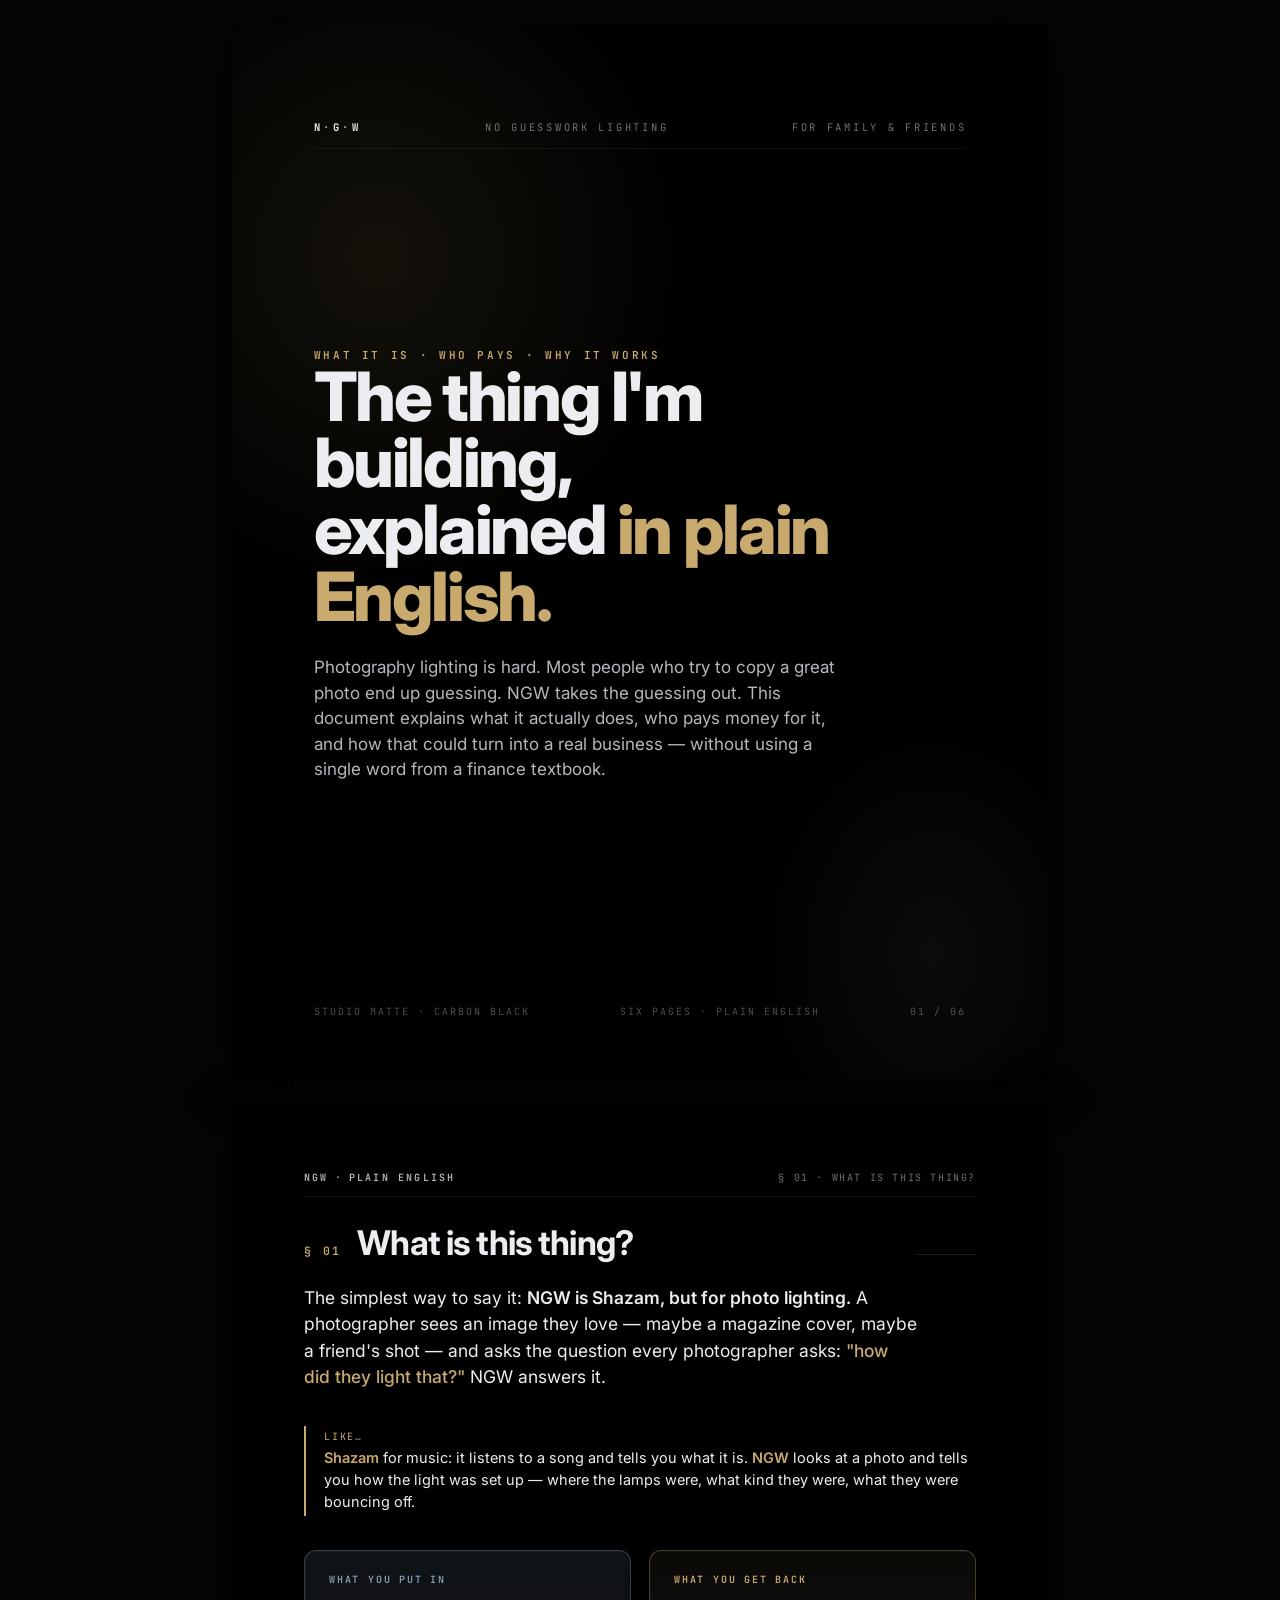
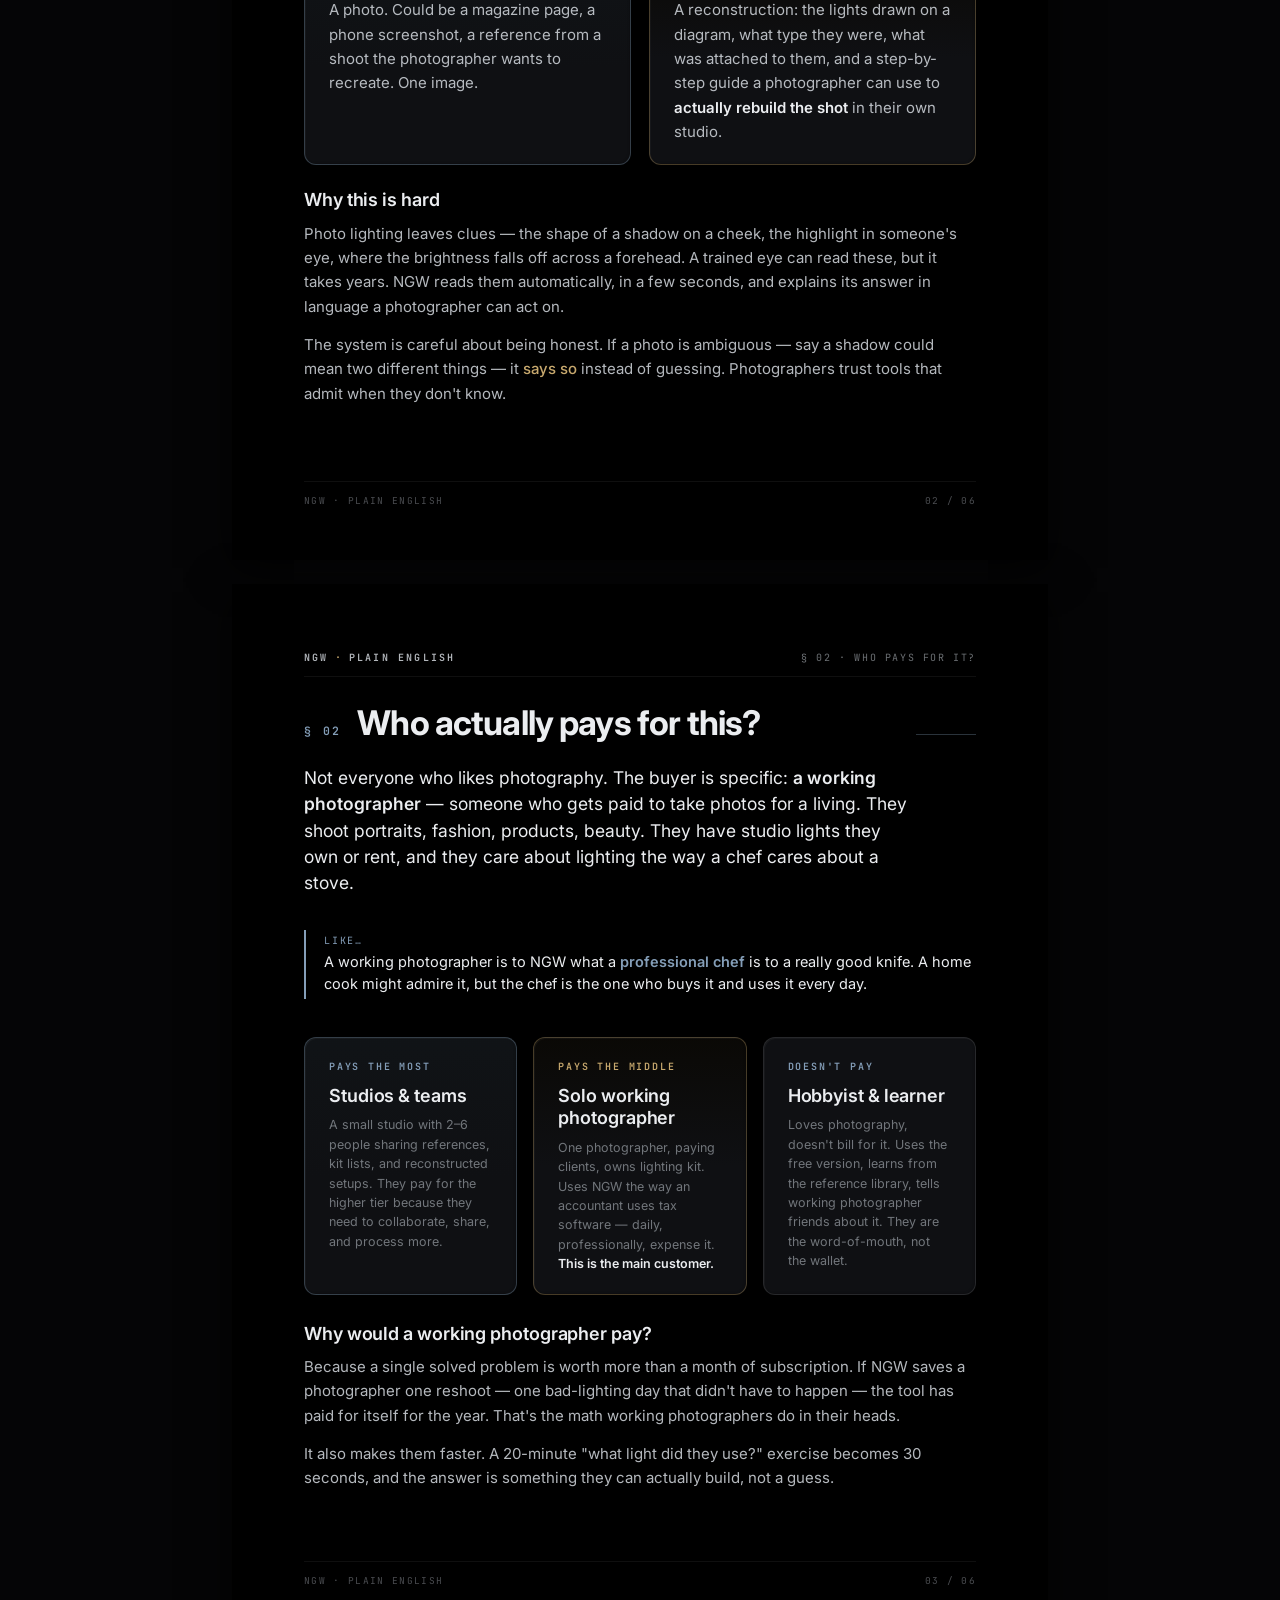
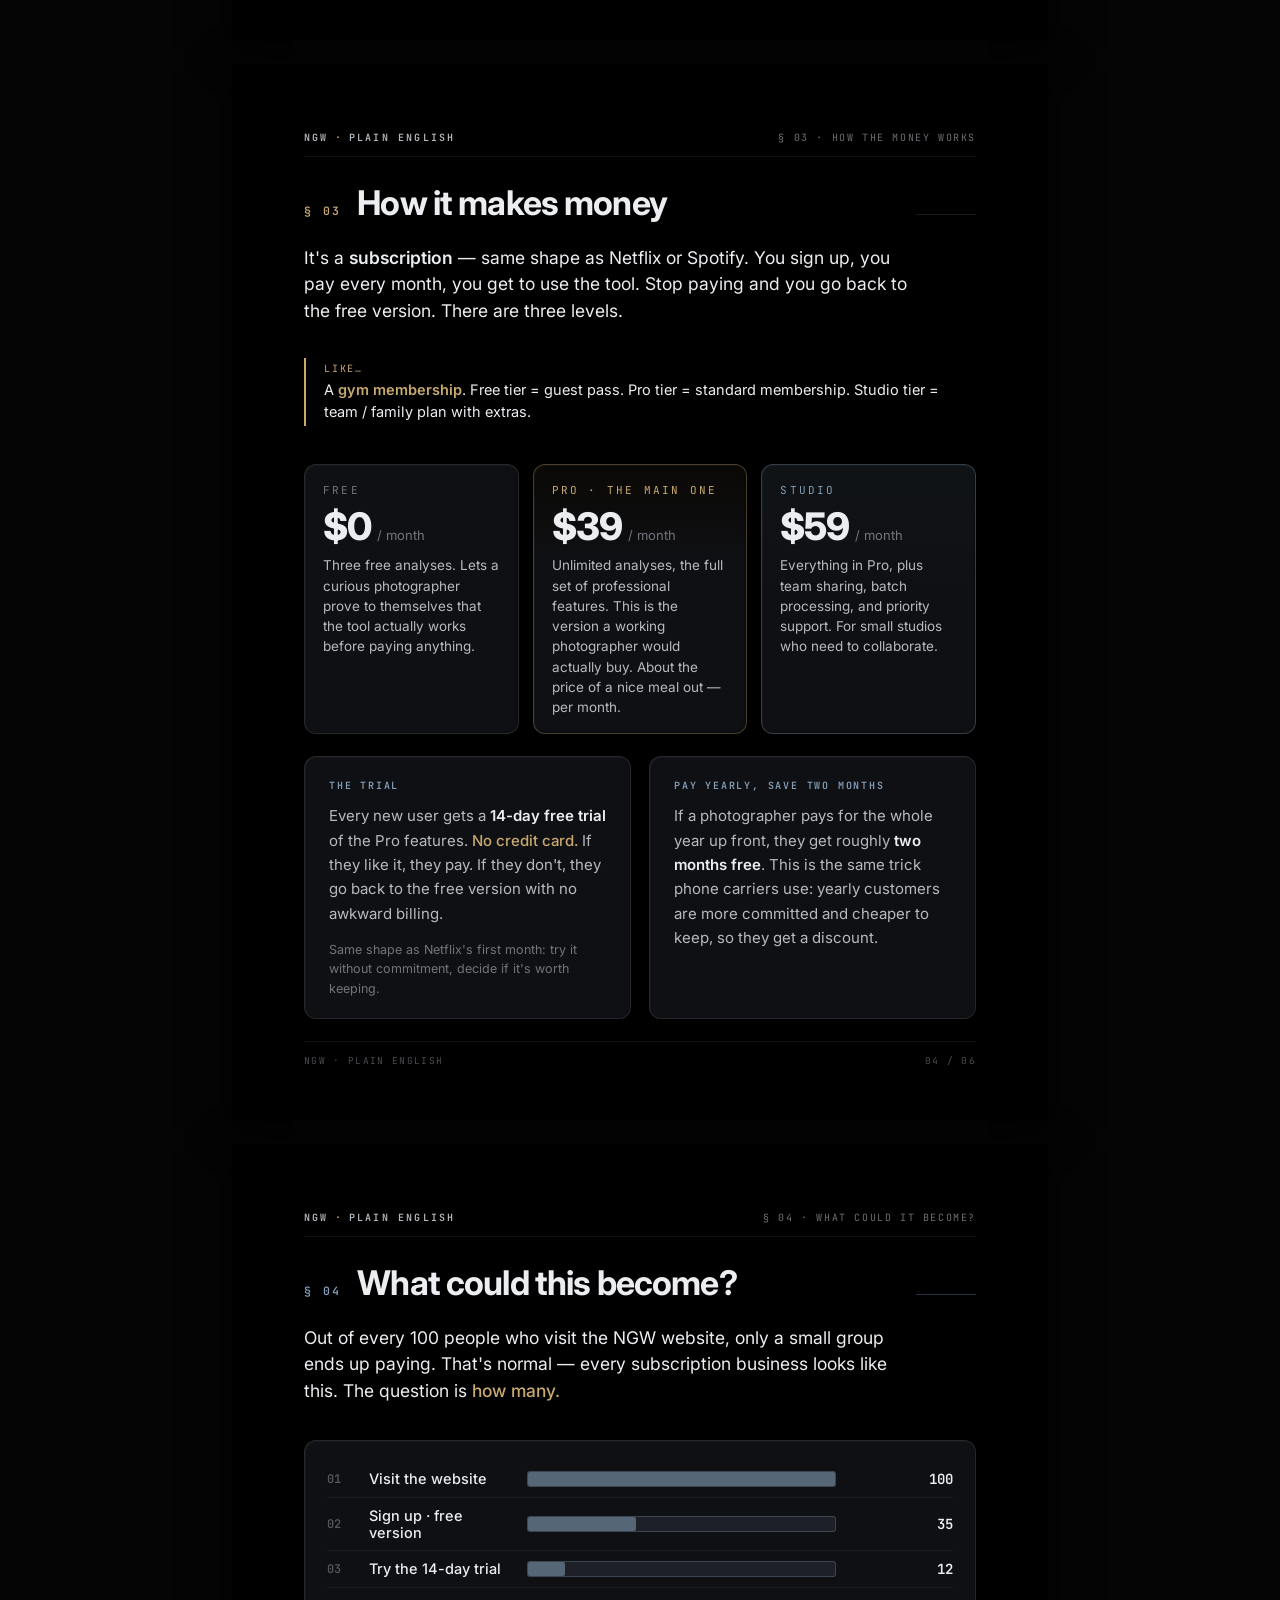
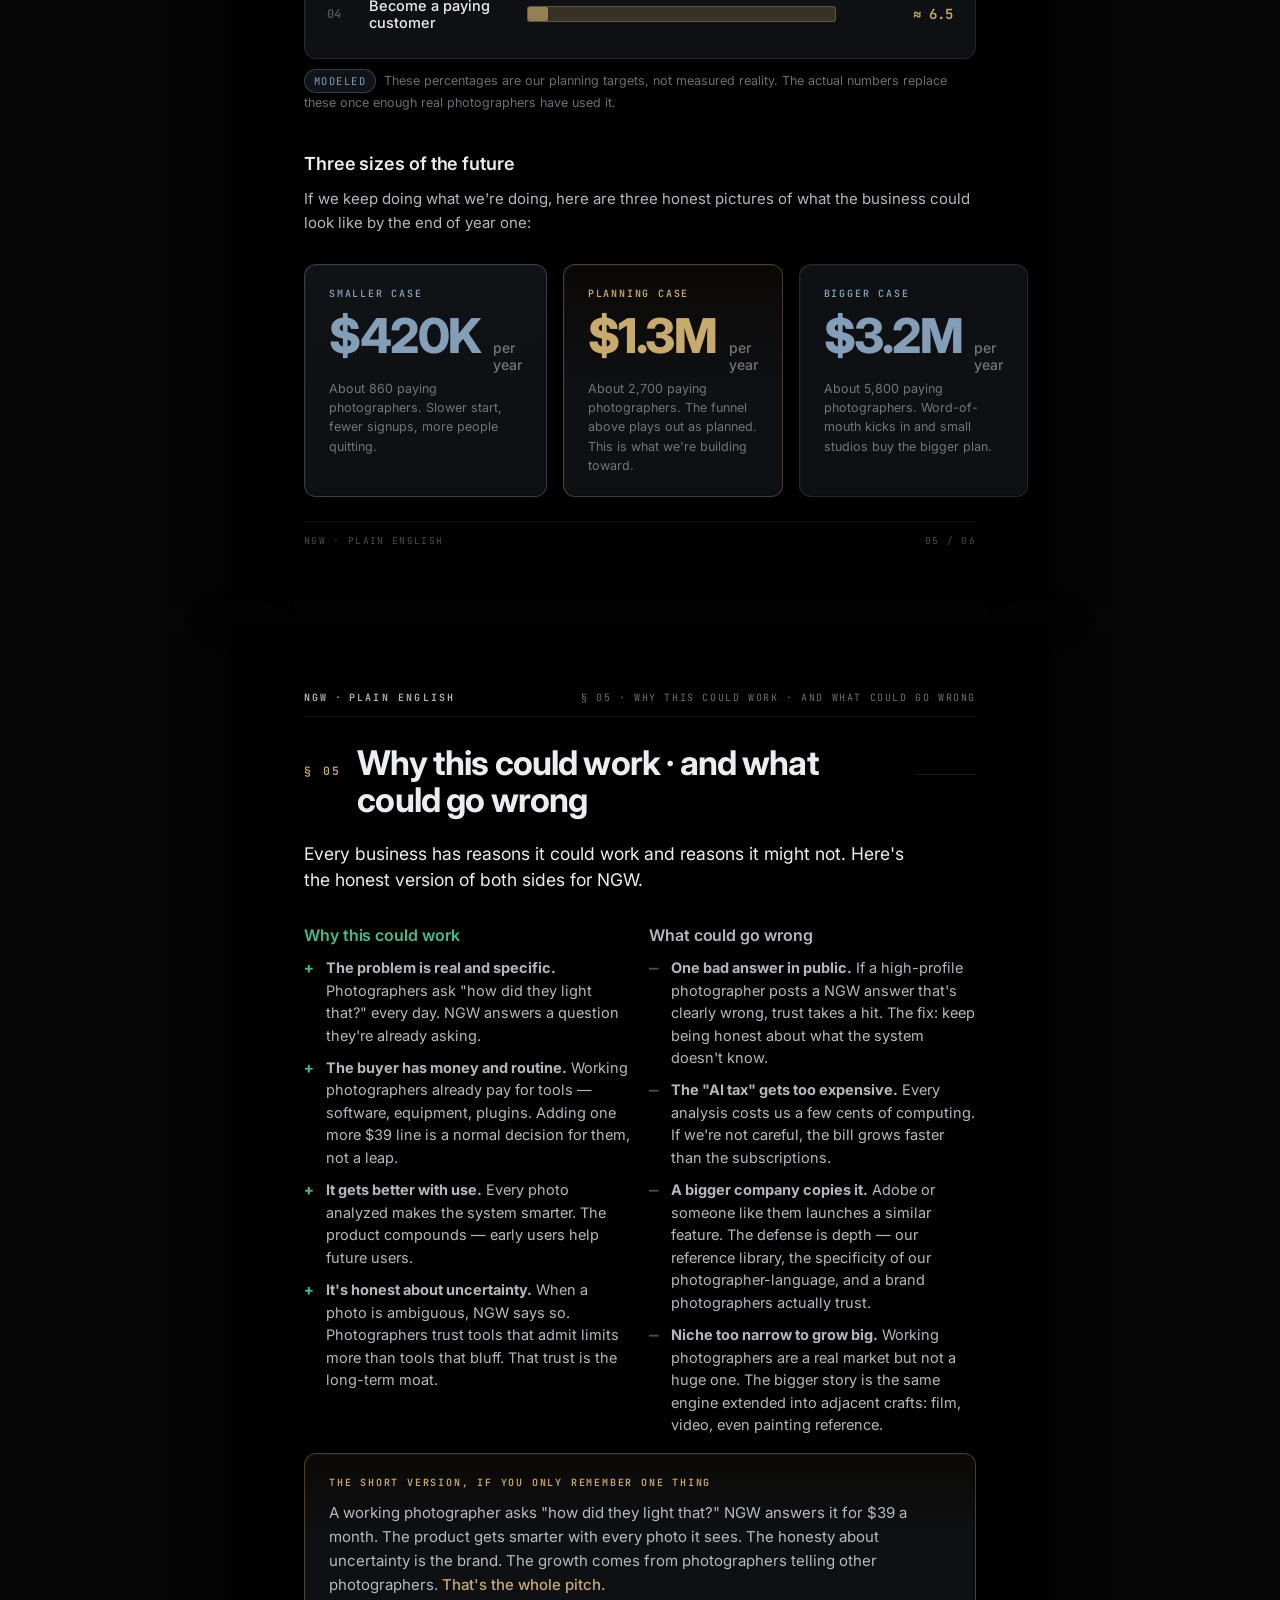
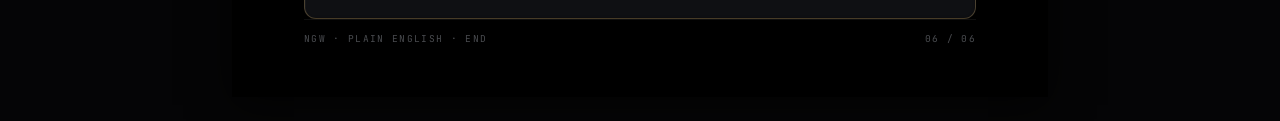
<file: docs/revenue-monetization-plain.html>
<!doctype html>
<html lang="en">
<head>
<meta charset="utf-8" />
<meta name="viewport" content="width=device-width, initial-scale=1" />
<title>NGW — what it is, in plain English</title>
<meta name="description" content="No Guesswork Lighting — a plain-language explanation of what NGW is, who pays for it, and how it could make real money." />
<link rel="preconnect" href="https://fonts.googleapis.com" />
<link rel="preconnect" href="https://fonts.gstatic.com" crossorigin />
<link href="https://fonts.googleapis.com/css2?family=Inter:wght@400;500;600;700;800&family=JetBrains+Mono:wght@400;500;600&display=swap" rel="stylesheet" />
<style>
  /* Studio Matte tokens (mirrored from ui/src/theme/tokens.css) */
  :root {
    --sm-bg:            #000000;
    --sm-surface:       #0f1013;
    --sm-surface-2:     #131418;
    --sm-divider:       rgba(255,255,255,0.06);
    --sm-divider-strong:rgba(255,255,255,0.10);

    --sm-text:          rgba(245,247,250,0.96);
    --sm-text-2:        rgba(220,224,230,0.82);
    --sm-text-3:        rgba(184,191,199,0.58);
    --sm-text-4:        rgba(184,191,199,0.40);

    --steel:            rgb(132,158,184);
    --steel-soft:       rgba(132,158,184,0.12);
    --steel-line:       rgba(132,158,184,0.32);
    --gold:             #C8A96E;
    --gold-soft:        rgba(200,169,110,0.14);
    --gold-line:        rgba(200,169,110,0.32);
    --green:            #48BA88;

    --panel-shadow:     1px 2px 4px rgba(0,0,0,0.4), 2px 4px 16px rgba(0,0,0,0.55);
    --panel-bevel:      inset -1px -1px 2px rgba(0,0,0,0.18), inset 1px 1px 0 rgba(255,255,255,0.04);

    --font: 'Inter', -apple-system, BlinkMacSystemFont, 'Segoe UI', Roboto, sans-serif;
    --mono: 'JetBrains Mono', 'SF Mono', 'Fira Code', monospace;
  }

  @page { size: Letter; margin: 0; }

  html, body {
    margin: 0; padding: 0;
    background: #050506;
    color: var(--sm-text);
    font-family: var(--font);
    font-weight: 400;
    -webkit-font-smoothing: antialiased;
    -moz-osx-font-smoothing: grayscale;
    text-rendering: optimizeLegibility;
  }

  .doc {
    display: flex; flex-direction: column; align-items: center;
    gap: 24px; padding: 24px 0;
  }

  .page {
    width: 8.5in;
    min-height: 11in;
    background: var(--sm-bg);
    color: var(--sm-text);
    padding: 0.7in 0.75in 0.55in;
    box-sizing: border-box;
    position: relative;
    box-shadow: 0 8px 40px rgba(0,0,0,0.7);
    page-break-after: always;
    break-after: page;
    overflow: hidden;
    display: flex; flex-direction: column;
  }
  .page:last-child { page-break-after: auto; break-after: auto; }

  /* Page chrome — lighter than investor doc */
  .page-head {
    display: flex; align-items: center; justify-content: space-between;
    padding-bottom: 12px;
    border-bottom: 1px solid var(--sm-divider);
    margin-bottom: 28px;
    font-family: var(--mono);
    font-size: 10px; letter-spacing: 0.16em; text-transform: uppercase;
    color: var(--sm-text-3);
  }
  .page-head .brand { color: var(--sm-text-2); font-weight: 600; letter-spacing: 0.22em; }
  .page-head .brand .dot { color: var(--gold); margin: 0 6px; }

  .page-foot {
    margin-top: auto;
    padding-top: 12px;
    border-top: 1px solid var(--sm-divider);
    display: flex; justify-content: space-between; align-items: center;
    font-family: var(--mono);
    font-size: 9.5px; letter-spacing: 0.14em; text-transform: uppercase;
    color: var(--sm-text-4);
  }

  /* Typography — generous, story-driven */
  .eyebrow {
    font-family: var(--mono);
    font-size: 11px; letter-spacing: 0.24em; text-transform: uppercase;
    color: var(--gold); font-weight: 600;
    margin-bottom: 14px;
  }
  h1 { margin: 0; font-size: 56px; line-height: 1.02; letter-spacing: -0.03em; font-weight: 800; }
  h2 { margin: 0; font-size: 34px; line-height: 1.08; letter-spacing: -0.025em; font-weight: 700; }
  h3 { margin: 0; font-size: 18px; line-height: 1.25; font-weight: 600; letter-spacing: -0.005em; color: var(--sm-text); }

  p { margin: 0 0 14px; line-height: 1.62; color: var(--sm-text-2); font-size: 15px; }
  p:last-child { margin-bottom: 0; }
  p.lede { font-size: 17.5px; color: var(--sm-text); line-height: 1.5; max-width: 6.4in; }
  p strong { color: var(--sm-text); font-weight: 600; }
  em.accent { font-style: normal; color: var(--gold); font-weight: 500; }

  .small { font-size: 12.5px; color: var(--sm-text-3); line-height: 1.55; }

  /* Section heading block */
  .section-h {
    display: flex; align-items: baseline; gap: 16px;
    margin-bottom: 22px;
  }
  .section-h .num {
    font-family: var(--mono);
    font-size: 11.5px; letter-spacing: 0.2em; color: var(--gold);
    font-weight: 600;
    min-width: 32px;
  }
  .section-h h2 { flex: 1; }
  .section-h .rule {
    flex: 0 0 60px; height: 1px;
    background: var(--sm-divider-strong);
    margin-bottom: 8px;
  }

  /* Card — wider, more breathing room than investor doc */
  .card {
    background: var(--sm-surface);
    border: 1px solid var(--sm-divider-strong);
    border-radius: 12px;
    padding: 22px 24px 20px;
    box-shadow: var(--panel-shadow), var(--panel-bevel);
  }
  .card .label {
    font-family: var(--mono);
    font-size: 10px; letter-spacing: 0.18em; text-transform: uppercase;
    color: var(--gold);
    font-weight: 600;
    margin-bottom: 12px;
  }
  .card .label.steel { color: var(--steel); }
  .card.steel { border-color: var(--steel-line); background: linear-gradient(180deg, var(--steel-soft), var(--sm-surface) 55%); }
  .card.accent { border-color: var(--gold-line); background: linear-gradient(180deg, rgba(200,169,110,0.05), var(--sm-surface) 50%); }

  /* Section eyebrow rule — alternate steel for variety */
  .section-h .num.steel { color: var(--steel); }
  .section-h .rule.steel { background: var(--steel-line); }

  /* Two-column grid */
  .two { display: grid; grid-template-columns: 1fr 1fr; gap: 18px; }
  .three { display: grid; grid-template-columns: repeat(3, 1fr); gap: 16px; }

  /* "Like..." analogy callout */
  .analogy {
    border-left: 2px solid var(--gold);
    padding: 4px 0 4px 18px;
    margin: 6px 0 16px;
  }
  .analogy.steel { border-left-color: var(--steel); }
  .analogy .l {
    font-family: var(--mono);
    font-size: 10px; letter-spacing: 0.18em; text-transform: uppercase;
    color: var(--gold);
    margin-bottom: 4px;
  }
  .analogy.steel .l { color: var(--steel); }
  .analogy .b { font-size: 14.5px; color: var(--sm-text); line-height: 1.5; }
  .analogy .b strong { color: var(--gold); font-weight: 600; }
  .analogy.steel .b strong { color: var(--steel); }

  /* Numeric callout — single big number */
  .number {
    display: flex; align-items: baseline; gap: 12px;
    margin: 10px 0 4px;
  }
  .number .big {
    font-size: 48px; font-weight: 800; letter-spacing: -0.03em; line-height: 1; color: var(--sm-text);
  }
  .number .big.gold  { color: var(--gold); }
  .number .big.steel { color: var(--steel); }
  .number .unit { font-size: 14px; color: var(--sm-text-3); font-weight: 500; }

  /* Step list — numbered */
  .steps { display: flex; flex-direction: column; gap: 14px; counter-reset: s; }
  .step {
    display: grid; grid-template-columns: 36px 1fr; gap: 14px;
    counter-increment: s;
  }
  .step .n {
    width: 30px; height: 30px;
    display: flex; align-items: center; justify-content: center;
    font-family: var(--mono); font-size: 12px; font-weight: 600;
    color: var(--gold);
    border: 1px solid var(--gold-line);
    border-radius: 50%;
    background: var(--gold-soft);
  }
  .step .step-h { font-size: 16px; font-weight: 600; color: var(--sm-text); margin-bottom: 2px; }
  .step .step-b { font-size: 14px; color: var(--sm-text-2); line-height: 1.55; }

  /* Tier cards — plain */
  .tier-grid { display: grid; grid-template-columns: repeat(3, 1fr); gap: 14px; }
  .tier {
    background: var(--sm-surface);
    border: 1px solid var(--sm-divider-strong);
    border-radius: 12px;
    padding: 18px 18px 16px;
    box-shadow: var(--panel-shadow), var(--panel-bevel);
    display: flex; flex-direction: column;
  }
  .tier.featured { border-color: var(--gold-line); background: linear-gradient(180deg, rgba(200,169,110,0.05), var(--sm-surface) 35%); }
  .tier.steel    { border-color: var(--steel-line); background: linear-gradient(180deg, var(--steel-soft), var(--sm-surface) 45%); }
  .tier .name {
    font-family: var(--mono);
    font-size: 11px; letter-spacing: 0.2em; text-transform: uppercase;
    color: var(--sm-text-3); margin-bottom: 10px;
  }
  .tier.featured .name { color: var(--gold); }
  .tier.steel .name    { color: var(--steel); }
  .tier .price-row { display: flex; align-items: baseline; gap: 6px; }
  .tier .price { font-size: 38px; font-weight: 800; letter-spacing: -0.025em; line-height: 1; color: var(--sm-text); }
  .tier .per   { font-size: 13px; color: var(--sm-text-3); }
  .tier .who   { font-size: 13.5px; color: var(--sm-text-2); margin-top: 10px; line-height: 1.5; }

  /* Funnel — story version (people counts) */
  .people-funnel {
    background: var(--sm-surface);
    border: 1px solid var(--sm-divider-strong);
    border-radius: 12px;
    padding: 20px 22px 18px;
    box-shadow: var(--panel-shadow), var(--panel-bevel);
  }
  .pf-row {
    display: grid;
    grid-template-columns: 28px 1.4fr 3fr 1fr;
    align-items: center;
    gap: 14px;
    padding: 9px 0;
    border-top: 1px solid var(--sm-divider);
  }
  .pf-row:first-of-type { border-top: none; }
  .pf-row .pf-n {
    font-family: var(--mono); font-size: 12px; color: var(--sm-text-4); font-weight: 600;
  }
  .pf-row .pf-l { font-size: 14.5px; color: var(--sm-text); font-weight: 500; }
  .pf-row .pf-bar { height: 14px; background: rgba(132,158,184,0.12); border-radius: 3px; border: 1px solid rgba(132,158,184,0.30); position: relative; }
  .pf-row .pf-bar.gold { background: rgba(200,169,110,0.22); border-color: var(--gold-line); }
  .pf-row .pf-bar > span { display: block; height: 100%; background: rgba(132,158,184,0.55); border-radius: 2px; }
  .pf-row .pf-bar.gold > span { background: rgba(200,169,110,0.65); }
  .pf-row .pf-v { font-family: var(--mono); font-size: 14px; color: var(--sm-text); text-align: right; font-weight: 600; }
  .pf-row .pf-v.gold { color: var(--gold); }

  /* Cover */
  .cover {
    padding: 0;
    background: var(--sm-bg);
    flex-direction: column;
  }
  .cover .inner {
    flex: 1;
    padding: 1in 0.85in 0.65in;
    display: flex; flex-direction: column;
    box-sizing: border-box;
    background:
      radial-gradient(60% 50% at 18% 22%, rgba(200,169,110,0.10), transparent 65%),
      radial-gradient(35% 35% at 86% 88%, rgba(132,158,184,0.07), transparent 65%),
      var(--sm-bg);
  }
  .cover .brandline {
    display: flex; justify-content: space-between; align-items: center;
    font-family: var(--mono); font-size: 10.5px; letter-spacing: 0.26em;
    text-transform: uppercase; color: var(--sm-text-3);
    padding-bottom: 14px; border-bottom: 1px solid var(--sm-divider);
  }
  .cover .brandline .logo { color: var(--sm-text); font-weight: 700; letter-spacing: 0.34em; }
  .cover .brandline .logo .gold { color: var(--gold); }

  .cover .title { margin-top: auto; }
  .cover h1 { font-size: 68px; line-height: 0.98; letter-spacing: -0.035em; font-weight: 800; max-width: 6.8in; }
  .cover h1 em { font-style: normal; color: var(--gold); }
  .cover .strap { margin-top: 26px; font-size: 17px; max-width: 5.5in; color: var(--sm-text-2); line-height: 1.5; }

  .cover-foot {
    margin-top: auto;
    padding-top: 28px;
    display: flex; justify-content: space-between; align-items: flex-end;
    font-family: var(--mono); font-size: 10px; letter-spacing: 0.2em;
    text-transform: uppercase; color: var(--sm-text-4);
  }

  /* Inline pill — gold by default, steel modifier */
  .pill {
    display: inline-block;
    font-family: var(--mono);
    font-size: 10.5px; letter-spacing: 0.14em; text-transform: uppercase;
    padding: 3px 9px;
    border-radius: 999px;
    color: var(--gold);
    background: var(--gold-soft);
    border: 1px solid var(--gold-line);
    vertical-align: middle;
  }
  .pill.steel {
    color: var(--steel);
    background: var(--steel-soft);
    border-color: var(--steel-line);
  }

  /* Risk / why-it-works split */
  .split { display: grid; grid-template-columns: 1fr 1fr; gap: 18px; }
  .split .col h3 { margin-bottom: 12px; font-size: 16px; }
  .split .col ul { list-style: none; margin: 0; padding: 0; display: flex; flex-direction: column; gap: 10px; }
  .split .col li { font-size: 14.5px; color: var(--sm-text-2); padding-left: 22px; position: relative; line-height: 1.55; }
  .split .col.good li::before {
    content: "+"; position: absolute; left: 0; top: 0;
    color: var(--green); font-weight: 700; font-family: var(--mono); font-size: 16px;
  }
  .split .col.risk li::before {
    content: "—"; position: absolute; left: 0; top: 0;
    color: var(--sm-text-4); font-weight: 700; font-family: var(--mono); font-size: 16px;
  }

  /* Responsive (screen only) */
  @media (max-width: 900px) {
    .page { width: 100%; padding: 28px 22px 24px; min-height: auto; }
    .two, .three, .tier-grid, .split { grid-template-columns: 1fr; }
    .pf-row { grid-template-columns: 22px 1.4fr 2fr 1fr; gap: 8px; }
    h1 { font-size: 38px; }
    h2 { font-size: 26px; }
    .cover h1 { font-size: 44px; }
  }

  /* Print */
  @media print {
    html, body { background: var(--sm-bg) !important; }
    .doc { padding: 0; gap: 0; }
    .page { box-shadow: none; margin: 0; width: 8.5in !important; min-height: 11in !important; padding: 0.7in 0.75in 0.55in !important; }
    .cover .inner { padding: 1in 0.85in 0.65in !important; }
    .two, .split { grid-template-columns: 1fr 1fr !important; }
    .three, .tier-grid { grid-template-columns: repeat(3, 1fr) !important; }
    .pf-row { grid-template-columns: 28px 1.4fr 3fr 1fr !important; }
    * {
      -webkit-print-color-adjust: exact !important;
      print-color-adjust: exact !important;
      color-adjust: exact !important;
    }
  }
</style>
</head>
<body>
<div class="doc">

  <!-- ═══════════════════════ PAGE 1 — COVER ═══════════════════════ -->
  <section class="page cover">
    <div class="inner">
      <div class="brandline">
        <span class="logo">N<span class="gold">·</span>G<span class="gold">·</span>W</span>
        <span>No Guesswork Lighting</span>
        <span>For Family &amp; Friends</span>
      </div>

      <div class="title">
        <span class="eyebrow">What it is · who pays · why it works</span>
        <h1>The thing I'm building,<br/>explained <em>in plain English.</em></h1>
        <p class="strap">Photography lighting is hard. Most people who try to copy a great photo end up guessing. NGW takes the guessing out. This document explains what it actually does, who pays money for it, and how that could turn into a real business — without using a single word from a finance textbook.</p>
      </div>

      <div class="cover-foot">
        <span>Studio Matte · Carbon Black</span>
        <span>Six pages · plain English</span>
        <span>01 / 06</span>
      </div>
    </div>
  </section>

  <!-- ═══════════════════════ PAGE 2 — WHAT IS THIS? ═══════════════════════ -->
  <section class="page">
    <header class="page-head">
      <span class="brand">NGW<span class="dot">·</span>Plain English</span>
      <span>§ 01 · What is this thing?</span>
    </header>

    <div class="section-h">
      <span class="num">§ 01</span>
      <h2>What is this thing?</h2>
      <span class="rule"></span>
    </div>

    <p class="lede">
      The simplest way to say it: <strong>NGW is Shazam, but for photo lighting.</strong> A photographer sees an image they love — maybe a magazine cover, maybe a friend's shot — and asks the question every photographer asks: <em class="accent">"how did they light that?"</em> NGW answers it.
    </p>

    <div class="analogy" style="margin-top:22px;">
      <div class="l">Like…</div>
      <div class="b"><strong>Shazam</strong> for music: it listens to a song and tells you what it is. <strong>NGW</strong> looks at a photo and tells you how the light was set up — where the lamps were, what kind they were, what they were bouncing off.</div>
    </div>

    <div class="two" style="margin-top:18px;">
      <div class="card steel">
        <div class="label steel">What you put in</div>
        <p>A photo. Could be a magazine page, a phone screenshot, a reference from a shoot the photographer wants to recreate. One image.</p>
      </div>
      <div class="card accent">
        <div class="label">What you get back</div>
        <p>A reconstruction: the lights drawn on a diagram, what type they were, what was attached to them, and a step-by-step guide a photographer can use to <strong>actually rebuild the shot</strong> in their own studio.</p>
      </div>
    </div>

    <h3 style="margin-top:24px; margin-bottom:10px;">Why this is hard</h3>
    <p>Photo lighting leaves clues — the shape of a shadow on a cheek, the highlight in someone's eye, where the brightness falls off across a forehead. A trained eye can read these, but it takes years. NGW reads them automatically, in a few seconds, and explains its answer in language a photographer can act on.</p>
    <p>The system is careful about being honest. If a photo is ambiguous — say a shadow could mean two different things — it <em class="accent">says so</em> instead of guessing. Photographers trust tools that admit when they don't know.</p>

    <footer class="page-foot">
      <span>NGW · Plain English</span>
      <span>02 / 06</span>
    </footer>
  </section>

  <!-- ═══════════════════════ PAGE 3 — WHO IS IT FOR ═══════════════════════ -->
  <section class="page">
    <header class="page-head">
      <span class="brand">NGW<span class="dot">·</span>Plain English</span>
      <span>§ 02 · Who pays for it?</span>
    </header>

    <div class="section-h">
      <span class="num steel">§ 02</span>
      <h2>Who actually pays for this?</h2>
      <span class="rule steel"></span>
    </div>

    <p class="lede">
      Not everyone who likes photography. The buyer is specific: <strong>a working photographer</strong> — someone who gets paid to take photos for a living. They shoot portraits, fashion, products, beauty. They have studio lights they own or rent, and they care about lighting the way a chef cares about a stove.
    </p>

    <div class="analogy steel" style="margin-top:20px;">
      <div class="l">Like…</div>
      <div class="b">A working photographer is to NGW what a <strong>professional chef</strong> is to a really good knife. A home cook might admire it, but the chef is the one who buys it and uses it every day.</div>
    </div>

    <div class="three" style="margin-top:22px;">
      <div class="card steel">
        <div class="label steel">Pays the most</div>
        <h3 style="margin-bottom:8px;">Studios &amp; teams</h3>
        <p class="small">A small studio with 2–6 people sharing references, kit lists, and reconstructed setups. They pay for the higher tier because they need to collaborate, share, and process more.</p>
      </div>
      <div class="card accent">
        <div class="label">Pays the middle</div>
        <h3 style="margin-bottom:8px;">Solo working photographer</h3>
        <p class="small">One photographer, paying clients, owns lighting kit. Uses NGW the way an accountant uses tax software — daily, professionally, expense it. <strong>This is the main customer.</strong></p>
      </div>
      <div class="card">
        <div class="label steel">Doesn't pay</div>
        <h3 style="margin-bottom:8px;">Hobbyist &amp; learner</h3>
        <p class="small">Loves photography, doesn't bill for it. Uses the free version, learns from the reference library, tells working photographer friends about it. They are the word-of-mouth, not the wallet.</p>
      </div>
    </div>

    <h3 style="margin-top:28px; margin-bottom:10px;">Why would a working photographer pay?</h3>
    <p>Because a single solved problem is worth more than a month of subscription. If NGW saves a photographer one reshoot — one bad-lighting day that didn't have to happen — the tool has paid for itself for the year. That's the math working photographers do in their heads.</p>
    <p>It also makes them faster. A 20-minute "what light did they use?" exercise becomes 30 seconds, and the answer is something they can actually build, not a guess.</p>

    <footer class="page-foot">
      <span>NGW · Plain English</span>
      <span>03 / 06</span>
    </footer>
  </section>

  <!-- ═══════════════════════ PAGE 4 — HOW IT MAKES MONEY ═══════════════════════ -->
  <section class="page">
    <header class="page-head">
      <span class="brand">NGW<span class="dot">·</span>Plain English</span>
      <span>§ 03 · How the money works</span>
    </header>

    <div class="section-h">
      <span class="num">§ 03</span>
      <h2>How it makes money</h2>
      <span class="rule"></span>
    </div>

    <p class="lede">
      It's a <strong>subscription</strong> — same shape as Netflix or Spotify. You sign up, you pay every month, you get to use the tool. Stop paying and you go back to the free version. There are three levels.
    </p>

    <div class="analogy" style="margin-top:20px;">
      <div class="l">Like…</div>
      <div class="b">A <strong>gym membership</strong>. Free tier = guest pass. Pro tier = standard membership. Studio tier = team / family plan with extras.</div>
    </div>

    <div class="tier-grid" style="margin-top:22px;">
      <div class="tier">
        <div class="name">Free</div>
        <div class="price-row"><span class="price">$0</span><span class="per">/ month</span></div>
        <div class="who">Three free analyses. Lets a curious photographer prove to themselves that the tool actually works before paying anything.</div>
      </div>
      <div class="tier featured">
        <div class="name">Pro · the main one</div>
        <div class="price-row"><span class="price">$39</span><span class="per">/ month</span></div>
        <div class="who">Unlimited analyses, the full set of professional features. This is the version a working photographer would actually buy. About the price of a nice meal out — per month.</div>
      </div>
      <div class="tier steel">
        <div class="name">Studio</div>
        <div class="price-row"><span class="price">$59</span><span class="per">/ month</span></div>
        <div class="who">Everything in Pro, plus team sharing, batch processing, and priority support. For small studios who need to collaborate.</div>
      </div>
    </div>

    <div class="two" style="margin-top:22px;">
      <div class="card">
        <div class="label steel">The trial</div>
        <p>Every new user gets a <strong>14-day free trial</strong> of the Pro features. <em class="accent">No credit card.</em> If they like it, they pay. If they don't, they go back to the free version with no awkward billing.</p>
        <p class="small" style="margin-top:8px;">Same shape as Netflix's first month: try it without commitment, decide if it's worth keeping.</p>
      </div>
      <div class="card">
        <div class="label steel">Pay yearly, save two months</div>
        <p>If a photographer pays for the whole year up front, they get roughly <strong>two months free</strong>. This is the same trick phone carriers use: yearly customers are more committed and cheaper to keep, so they get a discount.</p>
      </div>
    </div>

    <footer class="page-foot">
      <span>NGW · Plain English</span>
      <span>04 / 06</span>
    </footer>
  </section>

  <!-- ═══════════════════════ PAGE 5 — WHAT COULD IT BECOME ═══════════════════════ -->
  <section class="page">
    <header class="page-head">
      <span class="brand">NGW<span class="dot">·</span>Plain English</span>
      <span>§ 04 · What could it become?</span>
    </header>

    <div class="section-h">
      <span class="num steel">§ 04</span>
      <h2>What could this become?</h2>
      <span class="rule steel"></span>
    </div>

    <p class="lede">
      Out of every 100 people who visit the NGW website, only a small group ends up paying. That's normal — every subscription business looks like this. The question is <em class="accent">how many.</em>
    </p>

    <div class="people-funnel" style="margin-top:22px;">
      <div class="pf-row">
        <span class="pf-n">01</span>
        <span class="pf-l">Visit the website</span>
        <span class="pf-bar"><span style="width:100%"></span></span>
        <span class="pf-v">100</span>
      </div>
      <div class="pf-row">
        <span class="pf-n">02</span>
        <span class="pf-l">Sign up · free version</span>
        <span class="pf-bar"><span style="width:35%"></span></span>
        <span class="pf-v">35</span>
      </div>
      <div class="pf-row">
        <span class="pf-n">03</span>
        <span class="pf-l">Try the 14-day trial</span>
        <span class="pf-bar"><span style="width:12%"></span></span>
        <span class="pf-v">12</span>
      </div>
      <div class="pf-row">
        <span class="pf-n">04</span>
        <span class="pf-l">Become a paying customer</span>
        <span class="pf-bar gold"><span style="width:6.5%"></span></span>
        <span class="pf-v gold">≈ 6.5</span>
      </div>
    </div>

    <p class="small" style="margin-top:10px;"><span class="pill steel">Modeled</span> &nbsp;These percentages are our planning targets, not measured reality. The actual numbers replace these once enough real photographers have used it.</p>

    <h3 style="margin-top:26px; margin-bottom:12px;">Three sizes of the future</h3>
    <p>If we keep doing what we're doing, here are three honest pictures of what the business could look like by the end of year one:</p>

    <div class="three" style="margin-top:14px;">
      <div class="card steel">
        <div class="label steel">Smaller case</div>
        <div class="number"><span class="big steel">$420K</span><span class="unit">per year</span></div>
        <p class="small" style="margin-top:6px;">About 860 paying photographers. Slower start, fewer signups, more people quitting.</p>
      </div>
      <div class="card accent">
        <div class="label">Planning case</div>
        <div class="number"><span class="big gold">$1.3M</span><span class="unit">per year</span></div>
        <p class="small" style="margin-top:6px;">About 2,700 paying photographers. The funnel above plays out as planned. This is what we're building toward.</p>
      </div>
      <div class="card">
        <div class="label steel">Bigger case</div>
        <div class="number"><span class="big steel">$3.2M</span><span class="unit">per year</span></div>
        <p class="small" style="margin-top:6px;">About 5,800 paying photographers. Word-of-mouth kicks in and small studios buy the bigger plan.</p>
      </div>
    </div>

    <footer class="page-foot">
      <span>NGW · Plain English</span>
      <span>05 / 06</span>
    </footer>
  </section>

  <!-- ═══════════════════════ PAGE 6 — WHY IT WORKS / WHY IT MIGHT NOT ═══════════════════════ -->
  <section class="page">
    <header class="page-head">
      <span class="brand">NGW<span class="dot">·</span>Plain English</span>
      <span>§ 05 · Why this could work · and what could go wrong</span>
    </header>

    <div class="section-h">
      <span class="num">§ 05</span>
      <h2>Why this could work · and what could go wrong</h2>
      <span class="rule"></span>
    </div>

    <p class="lede">
      Every business has reasons it could work and reasons it might not. Here's the honest version of both sides for NGW.
    </p>

    <div class="split" style="margin-top:18px;">
      <div class="col good">
        <h3 style="color:var(--green);">Why this could work</h3>
        <ul>
          <li><strong>The problem is real and specific.</strong> Photographers ask "how did they light that?" every day. NGW answers a question they're already asking.</li>
          <li><strong>The buyer has money and routine.</strong> Working photographers already pay for tools — software, equipment, plugins. Adding one more $39 line is a normal decision for them, not a leap.</li>
          <li><strong>It gets better with use.</strong> Every photo analyzed makes the system smarter. The product compounds — early users help future users.</li>
          <li><strong>It's honest about uncertainty.</strong> When a photo is ambiguous, NGW says so. Photographers trust tools that admit limits more than tools that bluff. That trust is the long-term moat.</li>
        </ul>
      </div>
      <div class="col risk">
        <h3 style="color:var(--sm-text-2);">What could go wrong</h3>
        <ul>
          <li><strong>One bad answer in public.</strong> If a high-profile photographer posts a NGW answer that's clearly wrong, trust takes a hit. The fix: keep being honest about what the system doesn't know.</li>
          <li><strong>The "AI tax" gets too expensive.</strong> Every analysis costs us a few cents of computing. If we're not careful, the bill grows faster than the subscriptions.</li>
          <li><strong>A bigger company copies it.</strong> Adobe or someone like them launches a similar feature. The defense is depth — our reference library, the specificity of our photographer-language, and a brand photographers actually trust.</li>
          <li><strong>Niche too narrow to grow big.</strong> Working photographers are a real market but not a huge one. The bigger story is the same engine extended into adjacent crafts: film, video, even painting reference.</li>
        </ul>
      </div>
    </div>

    <div class="card accent" style="margin-top:16px;">
      <div class="label">The short version, if you only remember one thing</div>
      <p style="font-size:15px;">A working photographer asks "how did they light that?" NGW answers it for $39 a month. The product gets smarter with every photo it sees. The honesty about uncertainty is the brand. The growth comes from photographers telling other photographers. <em class="accent">That's the whole pitch.</em></p>
    </div>

    <footer class="page-foot">
      <span>NGW · Plain English · End</span>
      <span>06 / 06</span>
    </footer>
  </section>

</div>
</body>
</html>
</file>
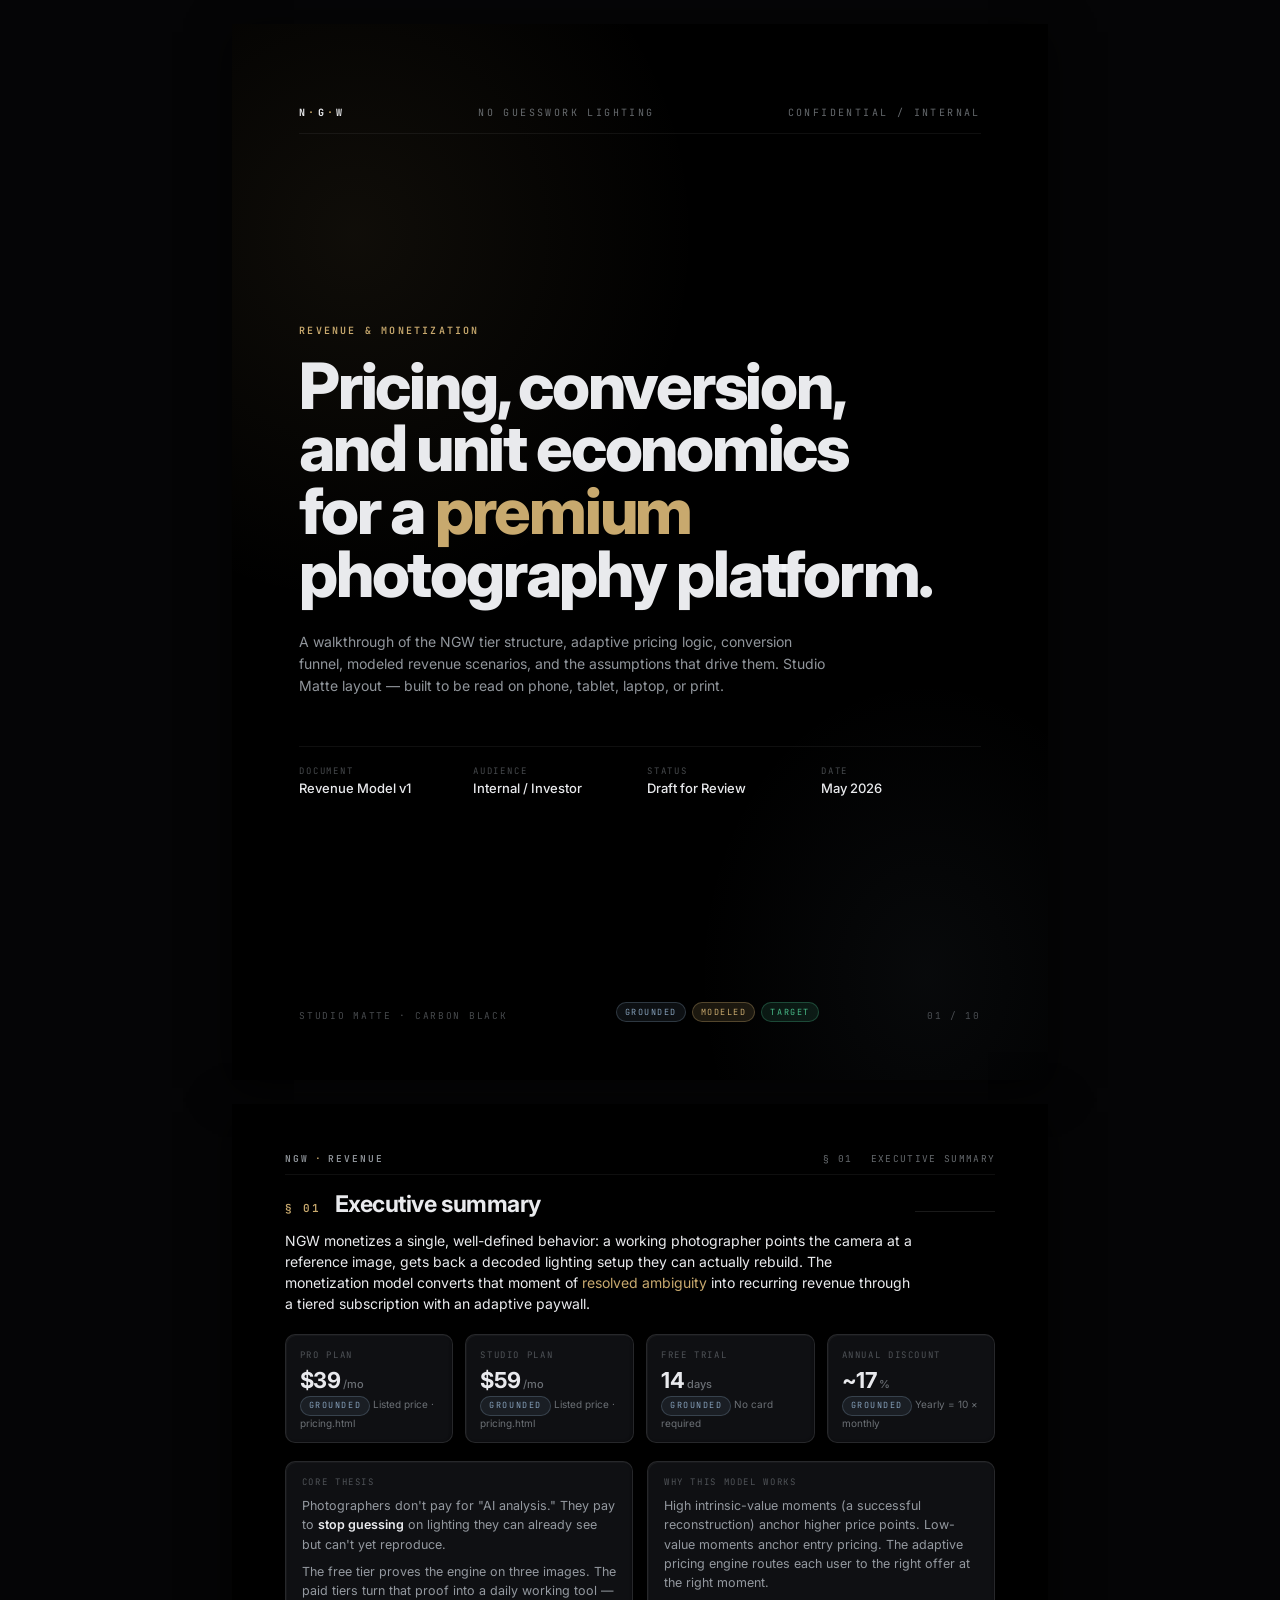
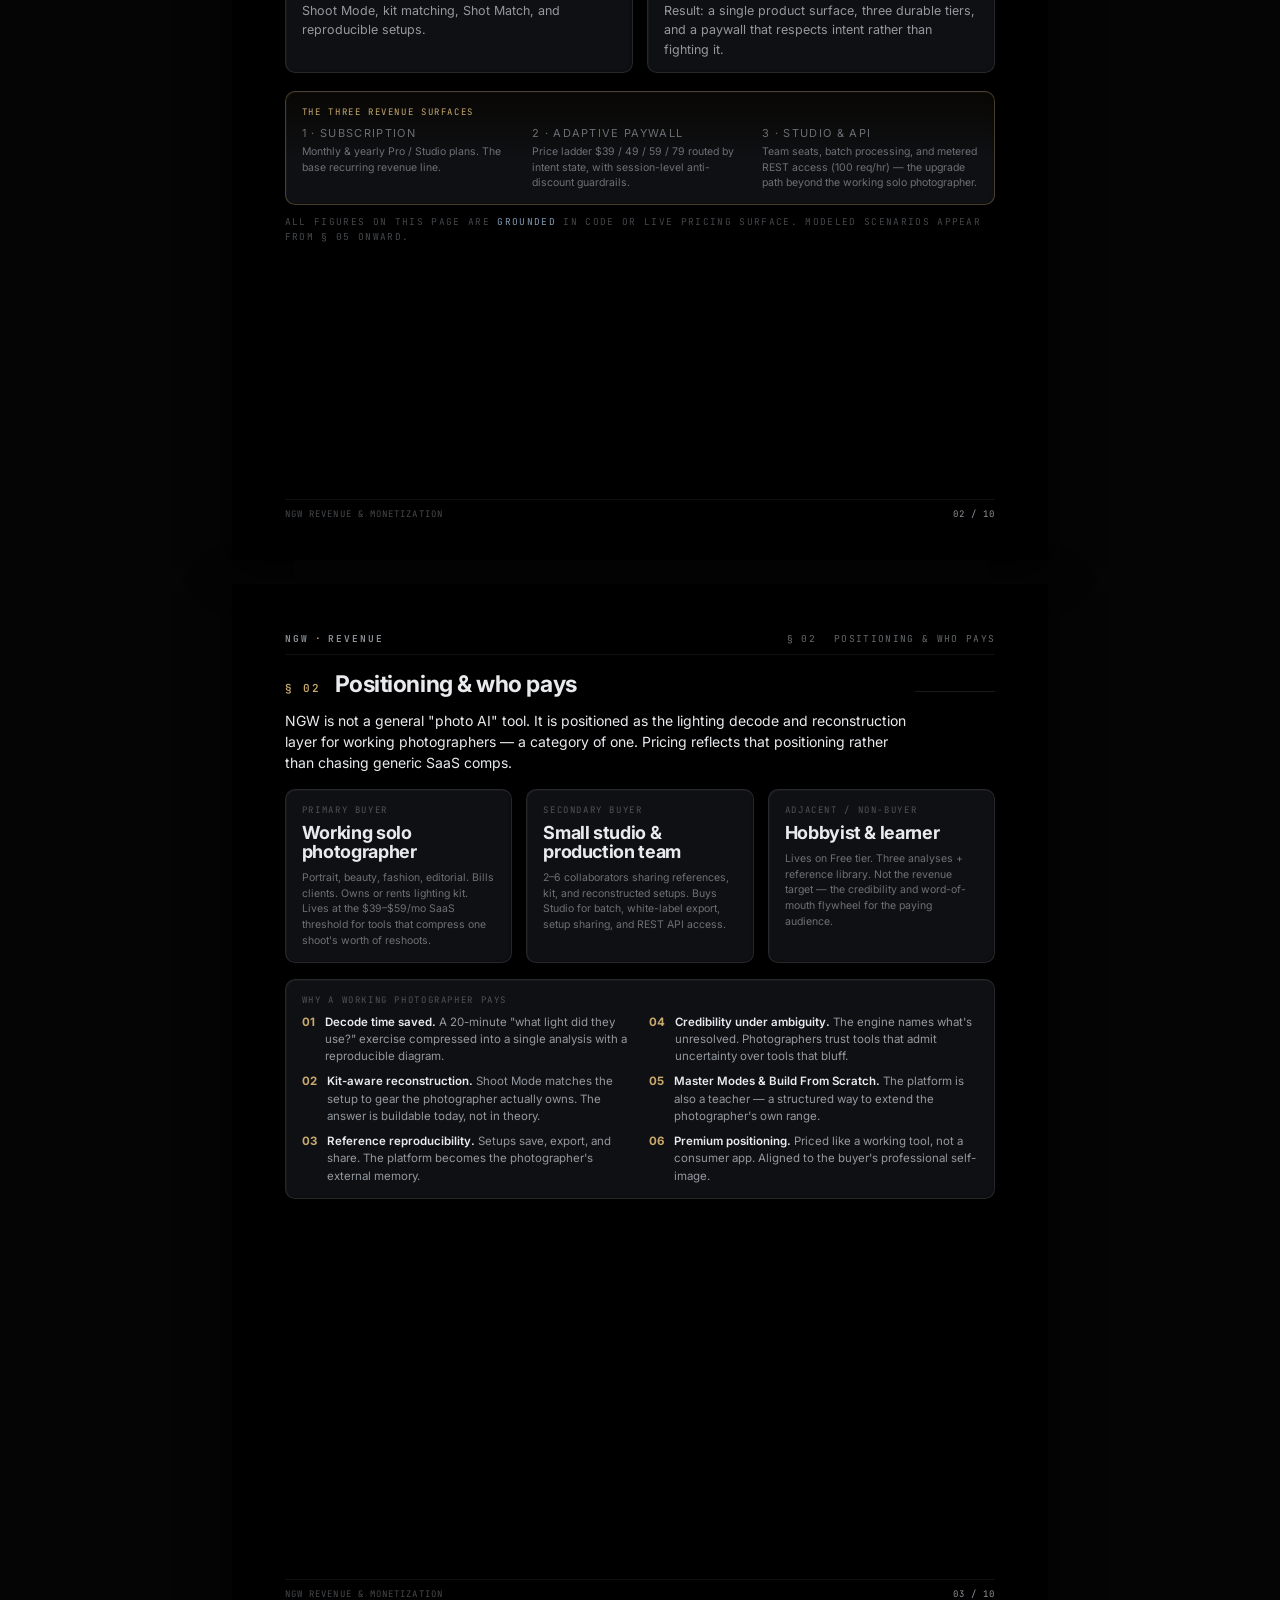
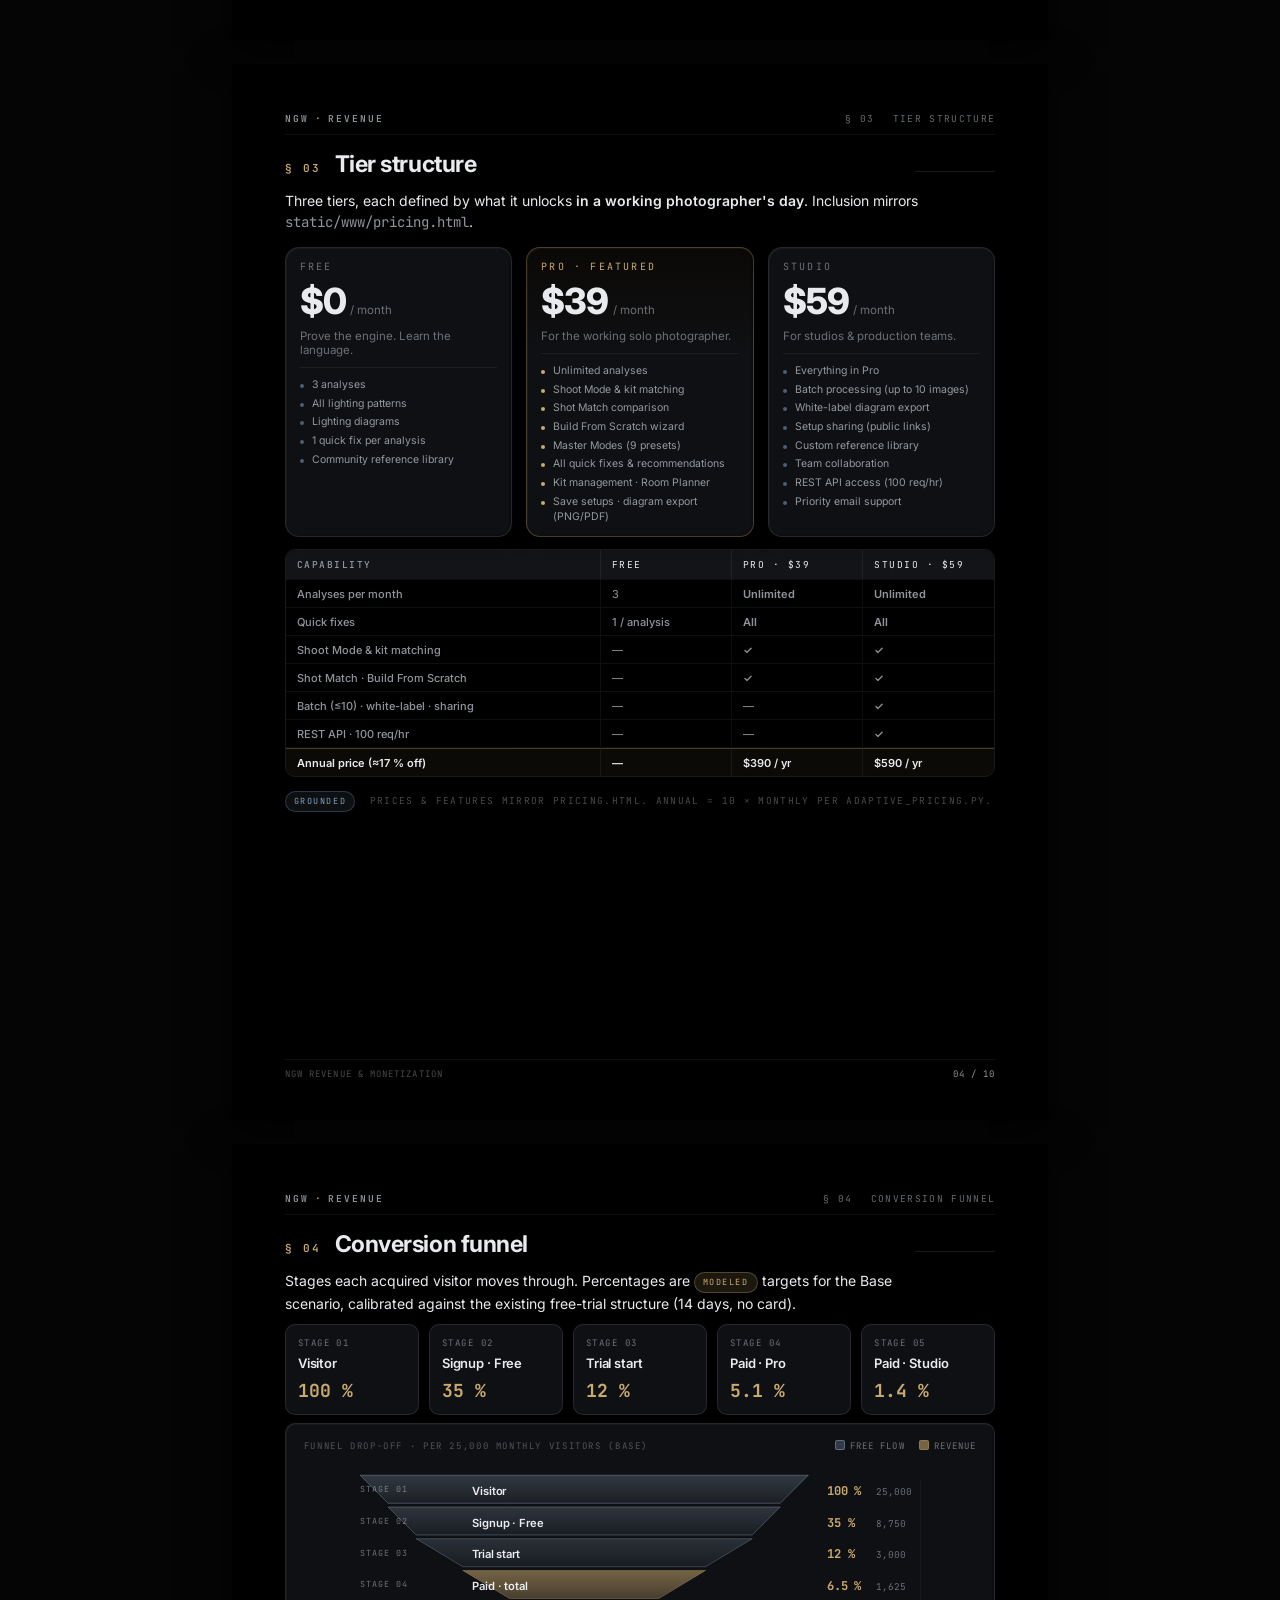
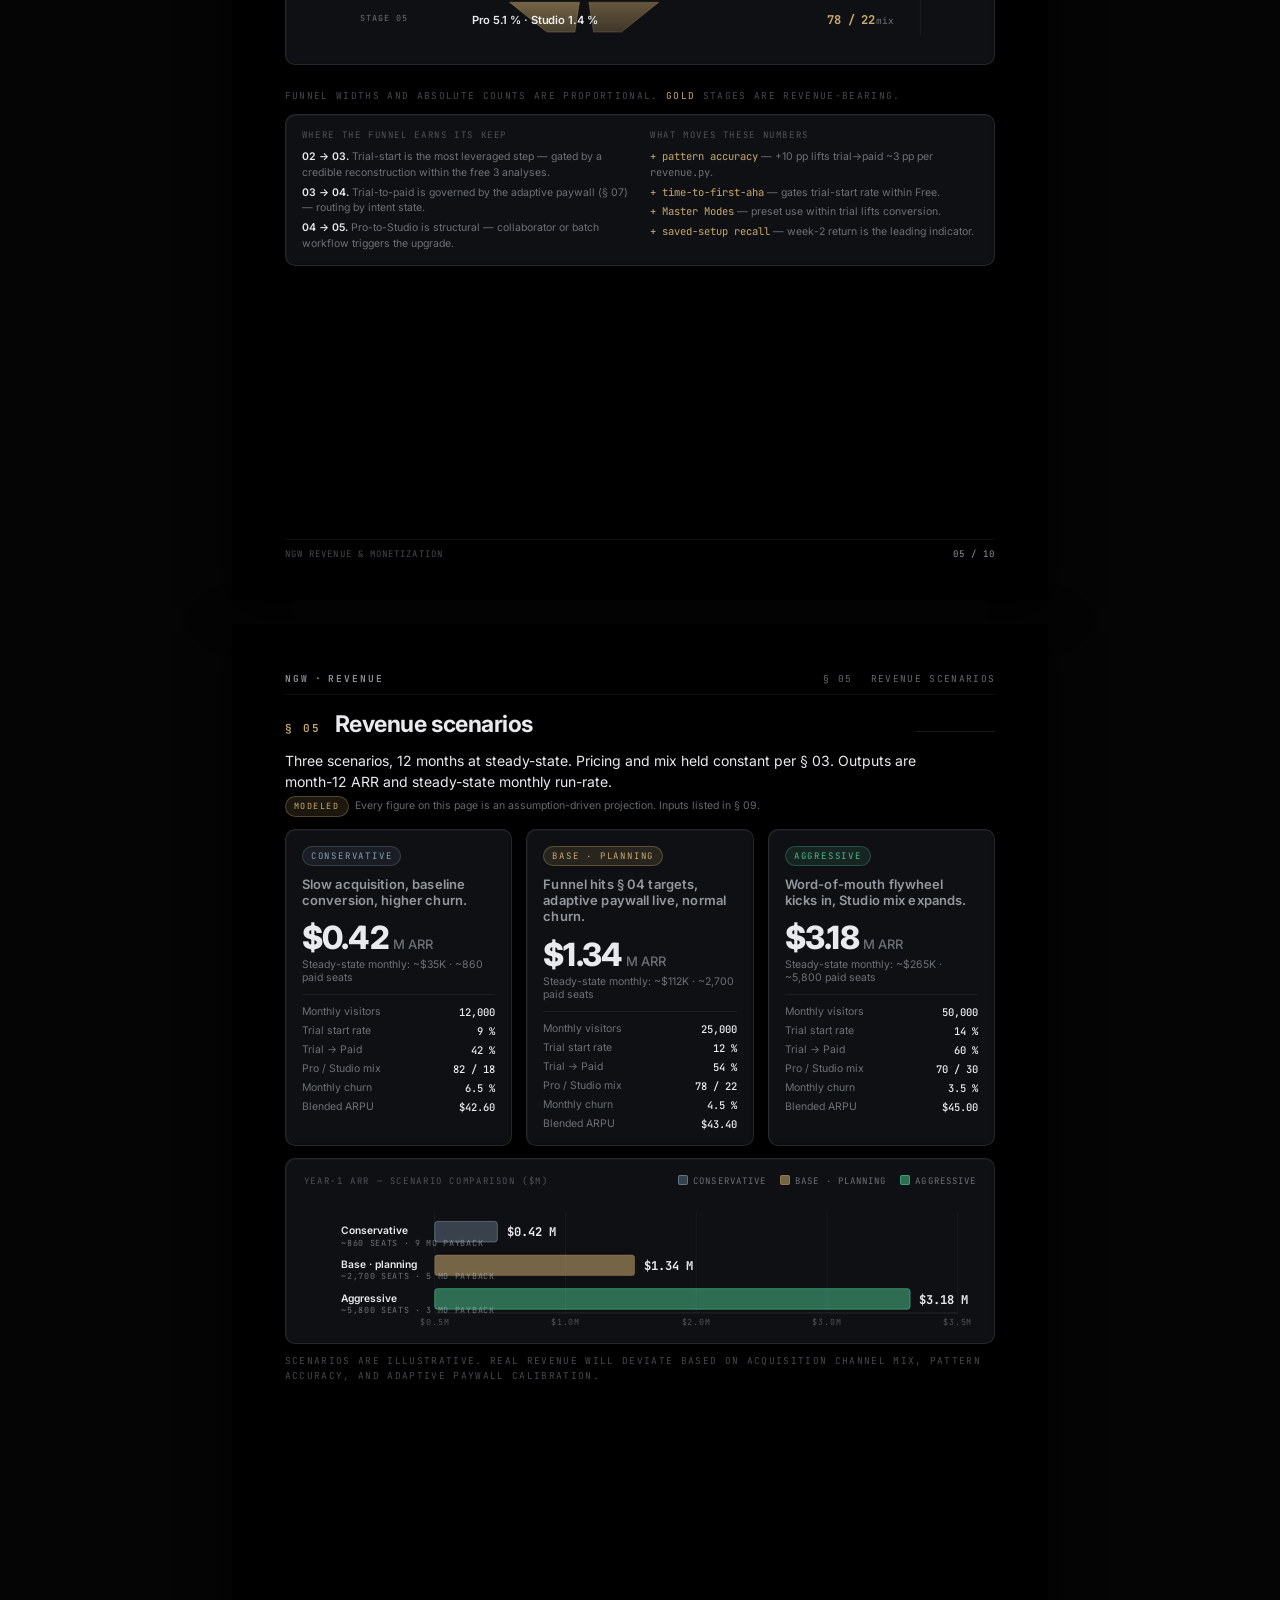
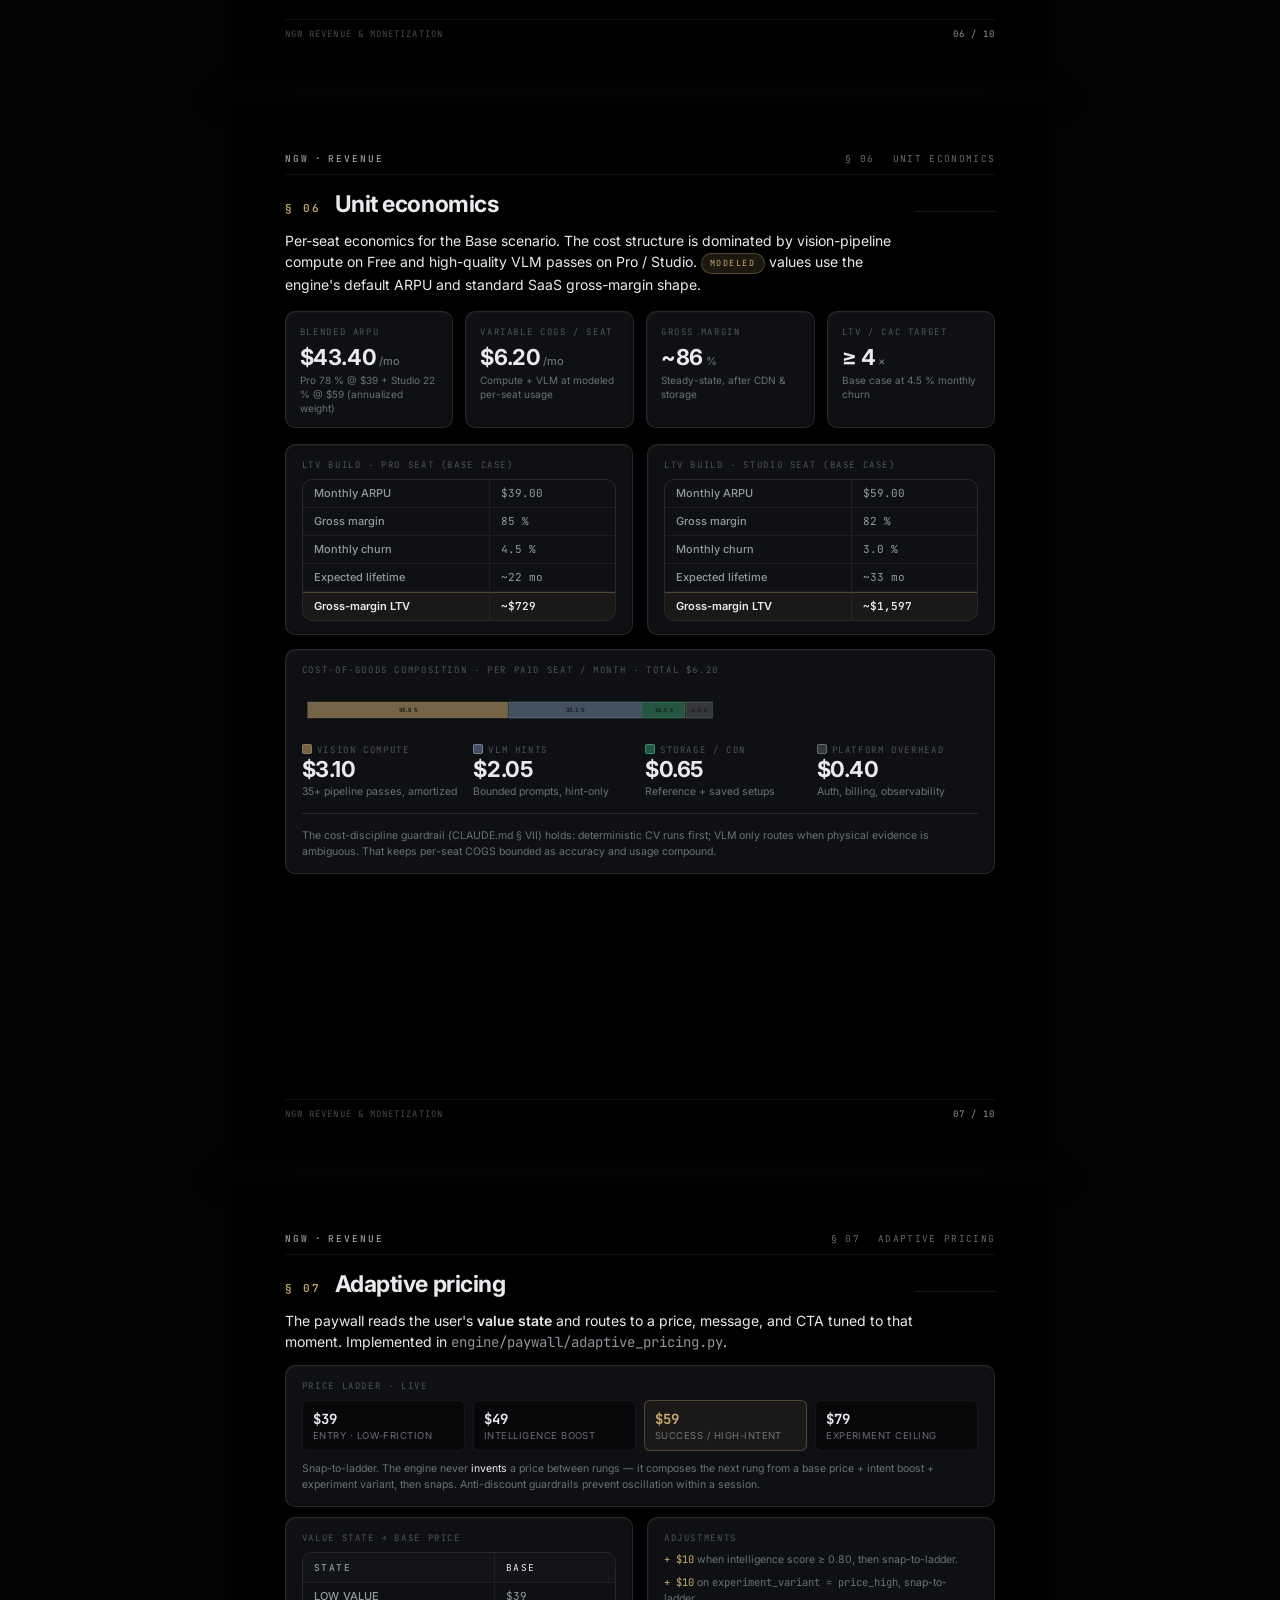
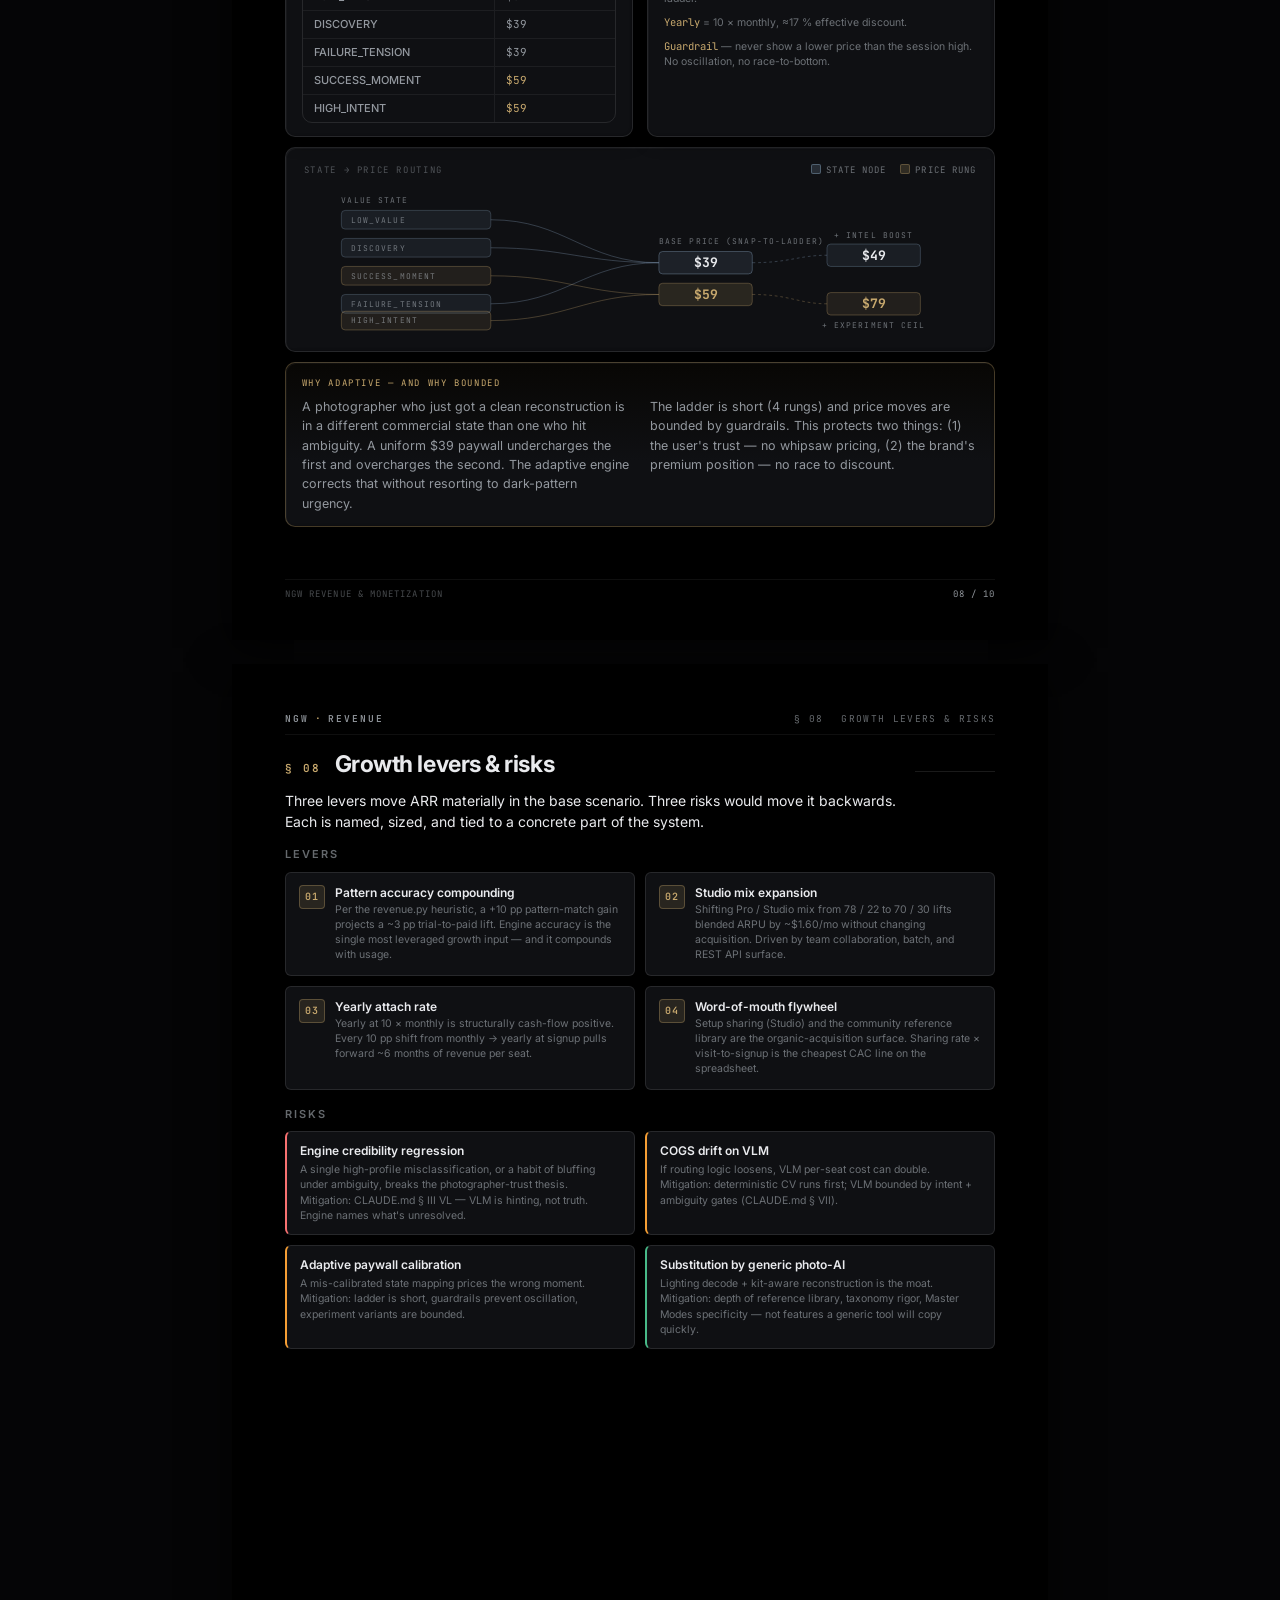
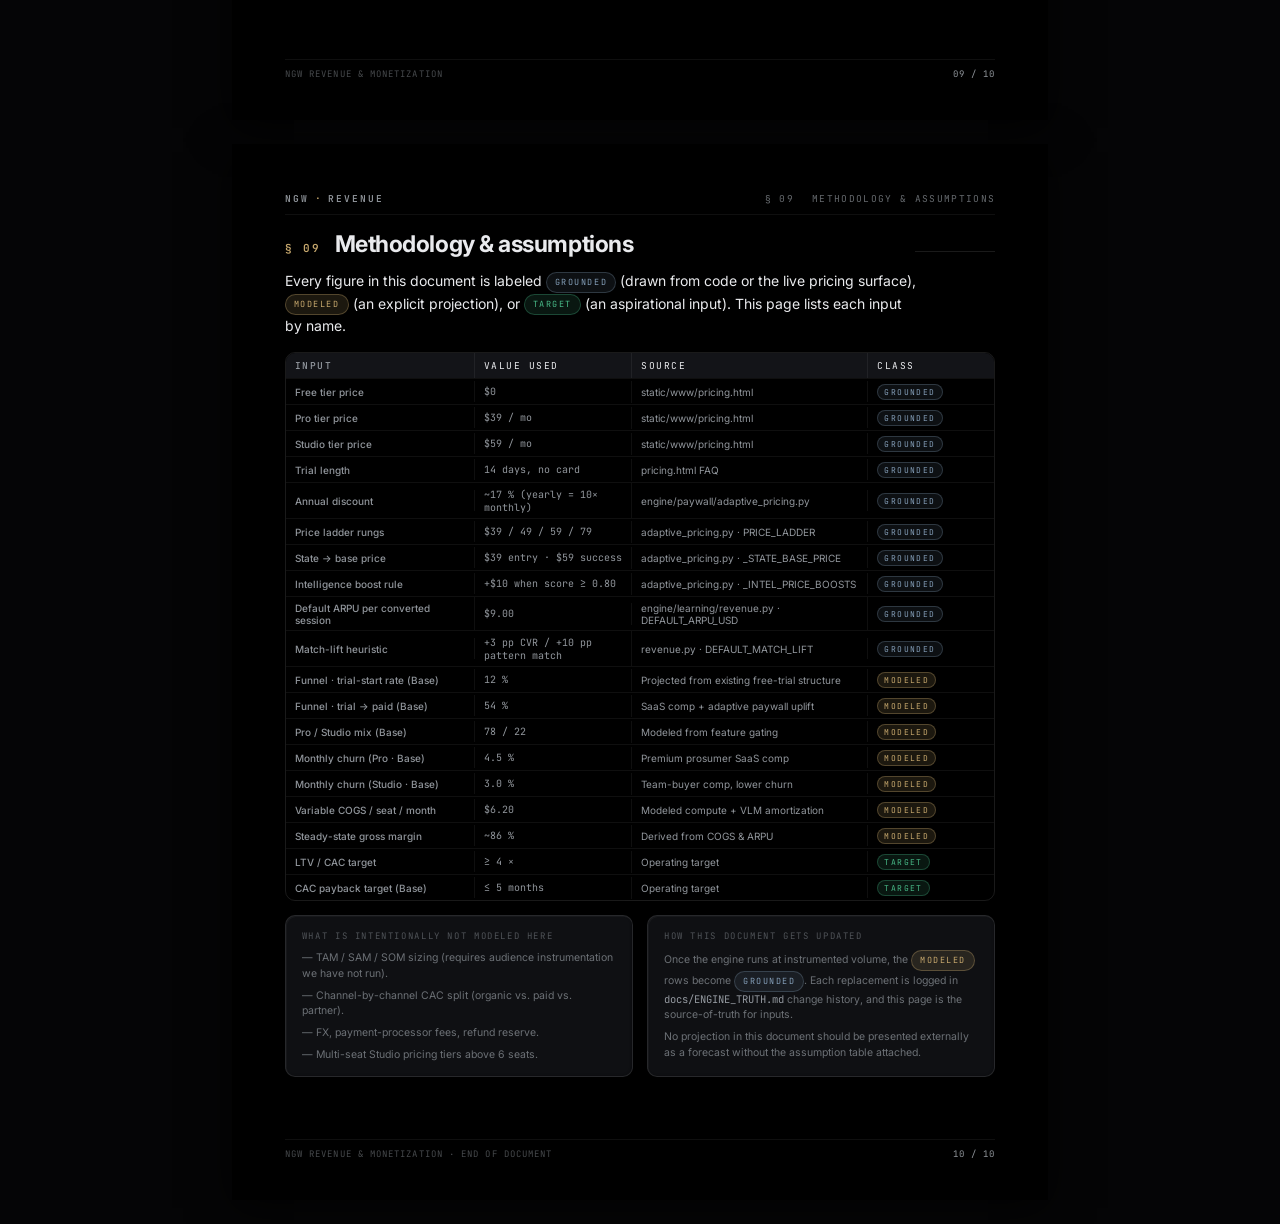
<file: docs/revenue-monetization.html>
<!doctype html>
<html lang="en">
<head>
<meta charset="utf-8" />
<meta name="viewport" content="width=device-width, initial-scale=1" />
<title>NGW — Revenue &amp; Monetization</title>
<meta name="description" content="No Guesswork Lighting — revenue model, pricing tiers, conversion funnel, and unit economics. Studio Matte layout." />
<link rel="preconnect" href="https://fonts.googleapis.com" />
<link rel="preconnect" href="https://fonts.gstatic.com" crossorigin />
<link href="https://fonts.googleapis.com/css2?family=Inter:wght@400;500;600;700;800&family=JetBrains+Mono:wght@400;500;600&display=swap" rel="stylesheet" />
<style>
  /* ── Tokens (mirrored from ui/src/theme/tokens.css — Studio Matte) ─── */
  :root {
    --sm-bg:            #000000;
    --sm-surface:       #0f1013;
    --sm-surface-2:     #131418;
    --sm-surface-slot:  #08080a;
    --sm-surface-pill:  #070709;
    --sm-divider:       rgba(255,255,255,0.06);
    --sm-divider-strong:rgba(255,255,255,0.10);

    --sm-text:          rgba(245,247,250,0.95);
    --sm-text-2:        rgba(184,191,199,0.78);
    --sm-text-3:        rgba(184,191,199,0.55);
    --sm-text-4:        rgba(184,191,199,0.38);
    --sm-meta:          #a7adb7;

    --steel:            rgb(132,158,184);
    --steel-soft:       rgba(132,158,184,0.55);

    --gold:             #C8A96E;     /* canonical NGW gold (--color-cta) */
    --gold-soft:        rgba(200,169,110,0.14);
    --gold-line:        rgba(200,169,110,0.32);

    --green:            #48BA88;     /* --color-success */
    --green-soft:       rgba(72,186,136,0.12);
    --amber:            #F59E34;     /* --color-warning */
    --red:              #F87171;     /* --color-error */

    --panel-shadow:     1px 2px 4px rgba(0,0,0,0.4), 2px 4px 16px rgba(0,0,0,0.55);
    --panel-bevel:      inset -1px -1px 2px rgba(0,0,0,0.18), inset 1px 1px 0 rgba(255,255,255,0.04);

    --radius-sm: 6px;
    --radius:    10px;
    --radius-lg: 14px;

    --font: 'Inter', -apple-system, BlinkMacSystemFont, 'Segoe UI', Roboto, sans-serif;
    --mono: 'JetBrains Mono', 'SF Mono', 'Fira Code', monospace;
  }

  /* ── Page geometry (US Letter, print-ready) ─── */
  @page { size: Letter; margin: 0; }

  html, body {
    margin: 0;
    padding: 0;
    background: #050506;
    color: var(--sm-text);
    font-family: var(--font);
    font-weight: 400;
    -webkit-font-smoothing: antialiased;
    -moz-osx-font-smoothing: grayscale;
    text-rendering: optimizeLegibility;
  }

  .doc {
    display: flex;
    flex-direction: column;
    align-items: center;
    gap: 24px;
    padding: 24px 0;
  }

  .page {
    width: 8.5in;
    min-height: 11in;
    background: var(--sm-bg);
    color: var(--sm-text);
    padding: 0.5in 0.55in 0.42in;
    box-sizing: border-box;
    position: relative;
    box-shadow: 0 8px 40px rgba(0,0,0,0.7);
    page-break-after: always;
    break-after: page;
    overflow: hidden;
    display: flex;
    flex-direction: column;
  }
  .page:last-child { page-break-after: auto; break-after: auto; }

  /* ── Page chrome ─── */
  .page-head {
    display: flex; align-items: center; justify-content: space-between;
    padding-bottom: 9px;
    border-bottom: 1px solid var(--sm-divider);
    margin-bottom: 16px;
    font-family: var(--mono);
    font-size: 9.5px;
    letter-spacing: 0.14em;
    text-transform: uppercase;
    color: var(--sm-text-3);
  }
  .page-head .brand { color: var(--sm-text-2); font-weight: 600; letter-spacing: 0.2em; }
  .page-head .brand .dot { color: var(--gold); margin: 0 6px; }
  .page-head .meta { display: flex; gap: 18px; }
  .page-head .meta span { color: var(--sm-text-3); }

  .page-foot {
    margin-top: auto;
    padding-top: 8px;
    border-top: 1px solid var(--sm-divider);
    display: flex; justify-content: space-between; align-items: center;
    font-family: var(--mono);
    font-size: 9px;
    letter-spacing: 0.12em;
    text-transform: uppercase;
    color: var(--sm-text-4);
  }
  .page-foot .num { color: var(--sm-text-2); }

  /* ── Typography ─── */
  .eyebrow {
    font-family: var(--mono);
    font-size: 10px;
    letter-spacing: 0.22em;
    text-transform: uppercase;
    color: var(--gold);
    font-weight: 600;
  }
  h1, h2, h3 { margin: 0; font-weight: 700; letter-spacing: -0.02em; color: var(--sm-text); }
  h1 { font-size: 52px; line-height: 1.02; font-weight: 800; }
  h2 { font-size: 23px; line-height: 1.15; }
  h3 { font-size: 14px; line-height: 1.25; font-weight: 600; letter-spacing: 0.01em; }
  p  { margin: 0; line-height: 1.55; color: var(--sm-text-2); font-size: 12.5px; }
  .lead { font-size: 14px; color: var(--sm-text); line-height: 1.5; }
  .small { font-size: 10.5px; color: var(--sm-text-3); line-height: 1.5; }
  .mono { font-family: var(--mono); }

  .section-title {
    display: flex; align-items: baseline; gap: 14px;
    margin-bottom: 12px;
  }
  .section-title .num {
    font-family: var(--mono);
    font-size: 11px;
    color: var(--gold);
    letter-spacing: 0.18em;
    font-weight: 600;
  }
  .section-title h2 { flex: 1; }
  .section-title .rule {
    flex: 0 0 80px;
    height: 1px;
    background: var(--sm-divider-strong);
    margin-bottom: 6px;
  }

  /* ── Panel / card system ─── */
  .panel {
    background: var(--sm-surface);
    border: 1px solid var(--sm-divider-strong);
    border-radius: var(--radius);
    box-shadow: var(--panel-shadow), var(--panel-bevel);
    padding: 14px 16px 13px;
    position: relative;
  }
  .panel .label {
    font-family: var(--mono);
    font-size: 9px;
    letter-spacing: 0.18em;
    text-transform: uppercase;
    color: var(--sm-text-4);
    margin-bottom: 8px;
  }
  .panel .value {
    font-size: 28px;
    font-weight: 700;
    letter-spacing: -0.02em;
    line-height: 1.05;
  }
  .panel .value .unit {
    font-size: 13px; color: var(--sm-text-3); font-weight: 500; margin-left: 4px; letter-spacing: 0;
  }
  .panel .sub {
    font-size: 11px; color: var(--sm-text-3); margin-top: 4px;
  }

  /* ── Grids ─── */
  .grid-2 { display: grid; grid-template-columns: 1fr 1fr; gap: 14px; }
  .grid-3 { display: grid; grid-template-columns: repeat(3, 1fr); gap: 14px; }
  .grid-4 { display: grid; grid-template-columns: repeat(4, 1fr); gap: 12px; }

  /* ── Table (rendered as grid) ─── */
  .matrix { border: 1px solid var(--sm-divider-strong); border-radius: var(--radius); overflow: hidden; }
  .matrix .row {
    display: grid;
    align-items: center;
    border-top: 1px solid var(--sm-divider);
  }
  .matrix .row:first-child { border-top: none; }
  .matrix .row > div {
    padding: 6.5px 11px;
    font-size: 11px;
    color: var(--sm-text-2);
    border-right: 1px solid var(--sm-divider);
  }
  .matrix .row > div:last-child { border-right: none; }
  .matrix .row.head > div {
    background: var(--sm-surface-2);
    color: var(--sm-text);
    font-family: var(--mono);
    font-size: 9.5px;
    letter-spacing: 0.16em;
    text-transform: uppercase;
    padding: 8px 11px;
  }
  .matrix .row.head .feat { color: var(--sm-text-2); }
  .matrix .feat { color: var(--sm-text); font-weight: 500; }
  .check { color: var(--green); font-weight: 600; }
  .dash  { color: var(--sm-text-4); }
  .partial { color: var(--amber); font-weight: 500; }
  .matrix .row.totals > div {
    background: rgba(200,169,110,0.06);
    color: var(--sm-text);
    font-weight: 600;
    border-top: 1px solid var(--gold-line);
  }

  /* ── Tier card ─── */
  .tier {
    background: var(--sm-surface);
    border: 1px solid var(--sm-divider-strong);
    border-radius: var(--radius-lg);
    padding: 12px 14px 12px;
    display: flex; flex-direction: column;
    box-shadow: var(--panel-shadow), var(--panel-bevel);
    position: relative;
    min-height: 230px;
  }
  .tier.featured {
    border-color: var(--gold-line);
    background: linear-gradient(180deg, rgba(200,169,110,0.05), var(--sm-surface) 35%);
  }
  .tier .name {
    font-family: var(--mono);
    font-size: 10px;
    letter-spacing: 0.22em;
    text-transform: uppercase;
    color: var(--sm-text-3);
    margin-bottom: 10px;
  }
  .tier.featured .name { color: var(--gold); }
  .tier .price { display: flex; align-items: baseline; gap: 4px; margin-bottom: 4px; }
  .tier .price .amt { font-size: 36px; font-weight: 800; letter-spacing: -0.025em; line-height: 1; }
  .tier .price .per { font-size: 11.5px; color: var(--sm-text-3); }
  .tier .desc { font-size: 11.5px; color: var(--sm-text-3); margin-top: 6px; }
  .tier ul {
    list-style: none; margin: 10px 0 0; padding: 10px 0 0;
    border-top: 1px solid var(--sm-divider);
    display: flex; flex-direction: column; gap: 4px;
  }
  .tier li {
    font-size: 10.5px; color: var(--sm-text-2);
    padding-left: 12px; position: relative; line-height: 1.4;
  }
  .tier li::before {
    content: ""; position: absolute; left: 0; top: 6px;
    width: 4px; height: 4px; border-radius: 50%;
    background: var(--steel-soft);
  }
  .tier.featured li::before { background: var(--gold); }

  /* ── Funnel ─── */
  .funnel {
    display: grid;
    grid-template-columns: repeat(5, 1fr);
    gap: 10px;
    align-items: stretch;
  }
  .funnel .step {
    background: var(--sm-surface);
    border: 1px solid var(--sm-divider-strong);
    border-radius: var(--radius);
    padding: 12px 12px 12px;
    display: flex; flex-direction: column; gap: 6px;
    position: relative;
  }
  .funnel .step .stage {
    font-family: var(--mono);
    font-size: 9px;
    letter-spacing: 0.16em;
    text-transform: uppercase;
    color: var(--sm-text-3);
  }
  .funnel .step .name { font-size: 13px; font-weight: 600; color: var(--sm-text); letter-spacing: -0.01em; }
  .funnel .step .pct { font-family: var(--mono); font-size: 18px; font-weight: 700; color: var(--gold); margin-top: 2px; }
  .funnel .step .note { font-size: 10px; color: var(--sm-text-3); line-height: 1.35; }
  .funnel .arrow {
    align-self: center; color: var(--sm-text-4); font-family: var(--mono); font-size: 10px;
    text-align: center;
  }
  .funnel-bar {
    margin-top: 14px;
    height: 28px;
    display: grid;
    grid-template-columns: 100fr 35fr 12fr 6.5fr 4.2fr;
    gap: 4px;
  }
  .funnel-bar .seg {
    background: linear-gradient(180deg, var(--sm-surface-2), var(--sm-surface));
    border: 1px solid var(--sm-divider-strong);
    border-radius: 4px;
    display: flex; align-items: center; justify-content: center;
    font-family: var(--mono); font-size: 9.5px; color: var(--sm-text-3); letter-spacing: 0.1em;
  }
  .funnel-bar .seg.paid {
    background: linear-gradient(180deg, rgba(200,169,110,0.22), rgba(200,169,110,0.10));
    border-color: var(--gold-line);
    color: var(--gold);
  }

  /* ── Scenario columns ─── */
  .scenarios { display: grid; grid-template-columns: repeat(3, 1fr); gap: 14px; }
  .scenario {
    background: var(--sm-surface);
    border: 1px solid var(--sm-divider-strong);
    border-radius: var(--radius);
    padding: 16px 16px 14px;
    box-shadow: var(--panel-shadow), var(--panel-bevel);
    display: flex; flex-direction: column;
  }
  .scenario .tag {
    font-family: var(--mono);
    font-size: 9px;
    letter-spacing: 0.2em;
    text-transform: uppercase;
    padding: 3px 8px;
    border-radius: 999px;
    display: inline-block;
    width: max-content;
    margin-bottom: 10px;
  }
  .scenario.base .tag { color: var(--gold); background: var(--gold-soft); border: 1px solid var(--gold-line); }
  .scenario.cons .tag { color: var(--steel); background: rgba(132,158,184,0.10); border: 1px solid rgba(132,158,184,0.25); }
  .scenario.aggr .tag { color: var(--green); background: var(--green-soft); border: 1px solid rgba(72,186,136,0.30); }
  .scenario h3 { font-size: 13px; font-weight: 600; color: var(--sm-text-2); margin-bottom: 14px; letter-spacing: 0.01em; text-transform: none; }
  .scenario .big { font-size: 32px; font-weight: 800; letter-spacing: -0.025em; color: var(--sm-text); line-height: 1; }
  .scenario .big .u { font-size: 13px; font-weight: 500; color: var(--sm-text-3); letter-spacing: 0; margin-left: 4px; }
  .scenario .sub { font-size: 10.5px; color: var(--sm-text-3); margin-top: 4px; }
  .scenario .rows {
    margin-top: 10px; padding-top: 10px;
    border-top: 1px solid var(--sm-divider);
    display: flex; flex-direction: column; gap: 5px;
  }
  .scenario .rows .r {
    display: flex; justify-content: space-between; font-size: 10.5px;
  }
  .scenario .rows .r .k { color: var(--sm-text-3); }
  .scenario .rows .r .v { color: var(--sm-text); font-family: var(--mono); font-weight: 500; }

  /* ── KPI row ─── */
  .kpis { display: grid; grid-template-columns: repeat(4, 1fr); gap: 12px; }
  .kpi {
    background: var(--sm-surface);
    border: 1px solid var(--sm-divider-strong);
    border-radius: var(--radius);
    padding: 14px 14px 12px;
    box-shadow: var(--panel-shadow), var(--panel-bevel);
  }
  .kpi .l {
    font-family: var(--mono); font-size: 9px; letter-spacing: 0.18em;
    text-transform: uppercase; color: var(--sm-text-4); margin-bottom: 6px;
  }
  .kpi .v { font-size: 22px; font-weight: 700; letter-spacing: -0.02em; }
  .kpi .v .u { font-size: 11px; font-weight: 500; color: var(--sm-text-3); margin-left: 3px; letter-spacing: 0; }
  .kpi .n { font-size: 10px; color: var(--sm-text-3); margin-top: 3px; line-height: 1.4; }

  /* ── Pricing ladder strip ─── */
  .ladder {
    display: grid;
    grid-template-columns: repeat(4, 1fr);
    gap: 8px;
    margin-top: 6px;
  }
  .rung {
    background: var(--sm-surface-slot);
    border: 1px solid var(--sm-divider);
    border-radius: 6px;
    padding: 9px 10px;
    display: flex; flex-direction: column; gap: 2px;
  }
  .rung.active {
    background: rgba(200,169,110,0.06);
    border-color: var(--gold-line);
  }
  .rung .p { font-family: var(--mono); font-size: 14px; font-weight: 700; color: var(--sm-text); }
  .rung .s { font-size: 9.5px; color: var(--sm-text-3); letter-spacing: 0.05em; text-transform: uppercase; }
  .rung.active .p { color: var(--gold); }

  /* ── Notes / labeled badges ─── */
  .badge {
    font-family: var(--mono);
    font-size: 8.5px;
    letter-spacing: 0.18em;
    text-transform: uppercase;
    padding: 3px 8px;
    border-radius: 999px;
    display: inline-block;
  }
  .badge.grounded { color: var(--steel); background: rgba(132,158,184,0.10); border: 1px solid rgba(132,158,184,0.28); }
  .badge.modeled  { color: var(--gold);  background: var(--gold-soft); border: 1px solid var(--gold-line); }
  .badge.target   { color: var(--green); background: var(--green-soft); border: 1px solid rgba(72,186,136,0.30); }

  /* ── Cover ─── */
  .cover {
    padding: 0;
    background: var(--sm-bg);
    display: flex;
    align-items: stretch;
  }
  .cover .inner {
    flex: 1;
    padding: 0.85in 0.7in 0.6in;
    display: flex; flex-direction: column;
    background:
      radial-gradient(60% 50% at 15% 20%, rgba(200,169,110,0.08), transparent 70%),
      radial-gradient(40% 40% at 85% 90%, rgba(132,158,184,0.06), transparent 70%),
      var(--sm-bg);
  }
  .cover .brandline {
    display: flex; justify-content: space-between; align-items: center;
    font-family: var(--mono); font-size: 10px; letter-spacing: 0.24em;
    text-transform: uppercase; color: var(--sm-text-3);
    padding-bottom: 14px; border-bottom: 1px solid var(--sm-divider);
  }
  .cover .brandline .logo { color: var(--sm-text); font-weight: 700; letter-spacing: 0.32em; }
  .cover .brandline .logo .gold { color: var(--gold); }

  .cover .title { margin-top: auto; }
  .cover .title .eyebrow { margin-bottom: 18px; display: inline-block; }
  .cover h1 { font-size: 64px; line-height: 0.98; letter-spacing: -0.035em; font-weight: 800; max-width: 6.6in; }
  .cover h1 em {
    font-style: normal;
    color: var(--gold);
  }
  .cover .strap { margin-top: 26px; font-size: 14px; max-width: 5.6in; color: var(--sm-text-2); }

  .cover .meta-grid {
    margin-top: 50px;
    display: grid; grid-template-columns: repeat(4, 1fr); gap: 14px;
    border-top: 1px solid var(--sm-divider); padding-top: 18px;
  }
  .cover .meta-grid .cell { display: flex; flex-direction: column; gap: 3px; }
  .cover .meta-grid .l {
    font-family: var(--mono); font-size: 9px; letter-spacing: 0.2em;
    text-transform: uppercase; color: var(--sm-text-4);
  }
  .cover .meta-grid .v { font-size: 13px; color: var(--sm-text); font-weight: 500; }

  .cover-foot {
    margin-top: auto;
    padding-top: 22px;
    display: flex; justify-content: space-between; align-items: flex-end;
    font-family: var(--mono); font-size: 9.5px; letter-spacing: 0.18em;
    text-transform: uppercase; color: var(--sm-text-4);
  }
  .cover-foot .badge-row { display: flex; gap: 6px; }

  /* ── Hairline section dividers used inline ─── */
  .hr { height: 1px; background: var(--sm-divider-strong); margin: 14px 0; border: 0; }

  /* ── Caption strip ─── */
  .caption {
    font-family: var(--mono);
    font-size: 9.5px; letter-spacing: 0.14em; text-transform: uppercase;
    color: var(--sm-text-4);
    margin-top: 10px;
  }

  /* ── Risks list ─── */
  .risk-list { display: grid; grid-template-columns: 1fr 1fr; gap: 10px; }
  .risk {
    background: var(--sm-surface);
    border: 1px solid var(--sm-divider-strong);
    border-left: 2px solid var(--amber);
    border-radius: var(--radius-sm);
    padding: 11px 13px;
  }
  .risk .h { font-size: 12px; font-weight: 600; color: var(--sm-text); margin-bottom: 4px; }
  .risk .b { font-size: 10.5px; color: var(--sm-text-3); line-height: 1.45; }
  .risk.low  { border-left-color: var(--green); }
  .risk.high { border-left-color: var(--red); }

  /* ── Lever list ─── */
  .levers { display: grid; grid-template-columns: 1fr 1fr; gap: 10px; }
  .lever {
    background: var(--sm-surface);
    border: 1px solid var(--sm-divider-strong);
    border-radius: var(--radius-sm);
    padding: 12px 13px;
    display: grid; grid-template-columns: 26px 1fr; gap: 10px; align-items: start;
  }
  .lever .n {
    font-family: var(--mono); font-size: 10px; font-weight: 600;
    color: var(--gold); letter-spacing: 0.12em;
    border: 1px solid var(--gold-line);
    border-radius: 4px;
    background: var(--gold-soft);
    display: flex; align-items: center; justify-content: center;
    height: 22px;
  }
  .lever .h { font-size: 12px; font-weight: 600; color: var(--sm-text); margin-bottom: 2px; }
  .lever .b { font-size: 10.5px; color: var(--sm-text-3); line-height: 1.45; }

  /* ── Infographic shared bits ─── */
  .infographic {
    background: var(--sm-surface);
    border: 1px solid var(--sm-divider-strong);
    border-radius: var(--radius);
    box-shadow: var(--panel-shadow), var(--panel-bevel);
    padding: 16px 18px 14px;
  }
  .infographic .head {
    display: flex; align-items: center; justify-content: space-between;
    margin-bottom: 12px;
  }
  .infographic .head .label {
    font-family: var(--mono);
    font-size: 9px;
    letter-spacing: 0.18em;
    text-transform: uppercase;
    color: var(--sm-text-4);
  }
  .infographic .head .legend {
    display: flex; gap: 14px;
    font-family: var(--mono); font-size: 9px;
    letter-spacing: 0.12em; text-transform: uppercase;
    color: var(--sm-text-3);
  }
  .infographic .head .legend .swatch {
    display: inline-block; width: 8px; height: 8px;
    border-radius: 2px; margin-right: 5px; vertical-align: -1px;
  }
  .infographic svg { display: block; width: 100%; height: auto; }

  /* ── Funnel SVG-specific ─── */
  .fn-step-text { font-family: var(--mono); font-size: 9px; letter-spacing: 0.12em; text-transform: uppercase; fill: var(--sm-text-3); }
  .fn-name-text { font-family: var(--font); font-size: 12px; font-weight: 600; fill: var(--sm-text); letter-spacing: -0.01em; }
  .fn-pct-text  { font-family: var(--mono); font-size: 13px; font-weight: 700; fill: var(--gold); letter-spacing: -0.01em; }
  .fn-num-text  { font-family: var(--mono); font-size: 10px; fill: var(--sm-text-3); }

  /* ── Bar chart axis ─── */
  .axis-text { font-family: var(--mono); font-size: 9px; letter-spacing: 0.1em; text-transform: uppercase; fill: var(--sm-text-4); }
  .bar-label { font-family: var(--font); font-size: 11px; font-weight: 600; fill: var(--sm-text); letter-spacing: -0.005em; }
  .bar-value { font-family: var(--mono); font-size: 13px; font-weight: 700; fill: var(--sm-text); }
  .bar-sub   { font-family: var(--mono); font-size: 9px; fill: var(--sm-text-3); letter-spacing: 0.08em; text-transform: uppercase; }

  /* ── Flow diagram ─── */
  .flow-node-text { font-family: var(--font); font-size: 10.5px; font-weight: 600; fill: var(--sm-text); }
  .flow-state-text { font-family: var(--mono); font-size: 8.5px; letter-spacing: 0.14em; text-transform: uppercase; fill: var(--sm-text-3); }
  .flow-price-text { font-family: var(--mono); font-size: 14px; font-weight: 700; }
  .flow-edge { fill: none; stroke: rgba(132,158,184,0.35); stroke-width: 1; }
  .flow-edge.gold { stroke: var(--gold-line); }

  /* ── Methodology table ─── */
  .meth { font-size: 10.5px; }
  .meth .row { grid-template-columns: 1.2fr 1fr 1.5fr 0.8fr; }
  .meth .row > div { padding: 4.5px 9px; font-size: 10px; }
  .meth .row.head > div { padding: 6px 9px; }
  .meth .badge { font-size: 8px; padding: 2px 6px; }

  /* ── Responsive (screen preview only) ─── */
  @media (max-width: 900px) {
    .page { width: 100%; padding: 28px 18px 24px; min-height: auto; }
    .grid-3, .grid-4, .scenarios, .funnel, .kpis, .ladder { grid-template-columns: 1fr 1fr; }
    .funnel { grid-template-columns: 1fr 1fr; }
    .funnel .arrow { display: none; }
    .funnel-bar { grid-template-columns: 1fr; height: auto; }
    .funnel-bar .seg { height: 22px; }
    .risk-list, .levers { grid-template-columns: 1fr; }
    h1 { font-size: 40px; }
    .cover h1 { font-size: 44px; }
    .cover .meta-grid { grid-template-columns: 1fr 1fr; }
  }
  @media (max-width: 520px) {
    .grid-2, .grid-3, .grid-4, .scenarios, .funnel, .kpis, .ladder { grid-template-columns: 1fr; }
    h1 { font-size: 30px; }
    .cover h1 { font-size: 34px; }
    .matrix .row { grid-template-columns: 1fr 1fr 1fr 1fr; }
  }

  /* ── Print ─── */
  @media print {
    html, body { background: var(--sm-bg) !important; }
    .doc { padding: 0; gap: 0; }
    .page {
      width: 8.5in; min-height: 11in;
      box-shadow: none;
      margin: 0;
    }
    /* Force desktop grids in print — the print viewport is narrow
       (≈816px at Letter) but layout must NOT collapse to mobile. */
    .grid-2 { grid-template-columns: 1fr 1fr !important; }
    .grid-3 { grid-template-columns: repeat(3, 1fr) !important; }
    .grid-4 { grid-template-columns: repeat(4, 1fr) !important; }
    .funnel { grid-template-columns: repeat(5, 1fr) !important; }
    .funnel-bar { grid-template-columns: 100fr 35fr 12fr 6.5fr 4.2fr !important; height: 28px !important; }
    .funnel .arrow { display: block !important; }
    .scenarios { grid-template-columns: repeat(3, 1fr) !important; }
    .kpis { grid-template-columns: repeat(4, 1fr) !important; }
    .ladder { grid-template-columns: repeat(4, 1fr) !important; }
    .risk-list, .levers { grid-template-columns: 1fr 1fr !important; }
    .cover h1 { font-size: 64px !important; }
    h1 { font-size: 52px !important; }
    .cover .meta-grid { grid-template-columns: repeat(4, 1fr) !important; }
    * {
      -webkit-print-color-adjust: exact !important;
      print-color-adjust: exact !important;
      color-adjust: exact !important;
    }
  }
</style>
</head>
<body>
<div class="doc">

  <!-- ═══════════════════════ PAGE 1 — COVER ═══════════════════════ -->
  <section class="page cover">
    <div class="inner">
      <div class="brandline">
        <span class="logo">N<span class="gold">·</span>G<span class="gold">·</span>W</span>
        <span>No Guesswork Lighting</span>
        <span>Confidential / Internal</span>
      </div>

      <div class="title">
        <span class="eyebrow">Revenue &amp; Monetization</span>
        <h1>Pricing, conversion,<br/>and unit economics<br/>for a <em>premium</em><br/>photography platform.</h1>
        <p class="strap">A walkthrough of the NGW tier structure, adaptive pricing logic, conversion funnel, modeled revenue scenarios, and the assumptions that drive them. Studio Matte layout — built to be read on phone, tablet, laptop, or print.</p>
      </div>

      <div class="meta-grid">
        <div class="cell"><span class="l">Document</span><span class="v">Revenue Model v1</span></div>
        <div class="cell"><span class="l">Audience</span><span class="v">Internal / Investor</span></div>
        <div class="cell"><span class="l">Status</span><span class="v">Draft for Review</span></div>
        <div class="cell"><span class="l">Date</span><span class="v">May 2026</span></div>
      </div>

      <div class="cover-foot">
        <span>Studio Matte · Carbon Black</span>
        <div class="badge-row">
          <span class="badge grounded">Grounded</span>
          <span class="badge modeled">Modeled</span>
          <span class="badge target">Target</span>
        </div>
        <span>01 / 10</span>
      </div>
    </div>
  </section>

  <!-- ═══════════════════════ PAGE 2 — EXECUTIVE SUMMARY ═══════════════════════ -->
  <section class="page">
    <header class="page-head">
      <span class="brand">NGW<span class="dot">·</span>Revenue</span>
      <span class="meta"><span>§ 01</span><span>Executive Summary</span></span>
    </header>

    <div class="section-title">
      <span class="num">§ 01</span>
      <h2>Executive summary</h2>
      <span class="rule"></span>
    </div>

    <p class="lead" style="max-width:6.6in; margin-bottom:20px;">
      NGW monetizes a single, well-defined behavior: a working photographer points the camera at a reference image, gets back a decoded lighting setup they can actually rebuild. The monetization model converts that moment of <em style="color:var(--gold); font-style: normal;">resolved ambiguity</em> into recurring revenue through a tiered subscription with an adaptive paywall.
    </p>

    <div class="kpis" style="margin-bottom:18px;">
      <div class="kpi">
        <div class="l">Pro plan</div>
        <div class="v">$39<span class="u">/mo</span></div>
        <div class="n"><span class="badge grounded">Grounded</span> Listed price · pricing.html</div>
      </div>
      <div class="kpi">
        <div class="l">Studio plan</div>
        <div class="v">$59<span class="u">/mo</span></div>
        <div class="n"><span class="badge grounded">Grounded</span> Listed price · pricing.html</div>
      </div>
      <div class="kpi">
        <div class="l">Free trial</div>
        <div class="v">14<span class="u">days</span></div>
        <div class="n"><span class="badge grounded">Grounded</span> No card required</div>
      </div>
      <div class="kpi">
        <div class="l">Annual discount</div>
        <div class="v">~17<span class="u">%</span></div>
        <div class="n"><span class="badge grounded">Grounded</span> Yearly = 10 × monthly</div>
      </div>
    </div>

    <div class="grid-2" style="margin-bottom:18px;">
      <div class="panel">
        <div class="label">Core thesis</div>
        <p style="margin-bottom:8px;">Photographers don't pay for "AI analysis." They pay to <em style="color:var(--sm-text); font-style: normal; font-weight: 600;">stop guessing</em> on lighting they can already see but can't yet reproduce.</p>
        <p>The free tier proves the engine on three images. The paid tiers turn that proof into a daily working tool — Shoot Mode, kit matching, Shot Match, and reproducible setups.</p>
      </div>
      <div class="panel">
        <div class="label">Why this model works</div>
        <p style="margin-bottom:8px;">High intrinsic-value moments (a successful reconstruction) anchor higher price points. Low-value moments anchor entry pricing. The adaptive pricing engine routes each user to the right offer at the right moment.</p>
        <p>Result: a single product surface, three durable tiers, and a paywall that respects intent rather than fighting it.</p>
      </div>
    </div>

    <div class="panel" style="border-color: var(--gold-line); background: linear-gradient(180deg, rgba(200,169,110,0.04), var(--sm-surface) 60%);">
      <div class="label" style="color: var(--gold);">The three revenue surfaces</div>
      <div class="grid-3" style="margin-top:6px;">
        <div>
          <div style="font-size:11px; color:var(--sm-text-3); letter-spacing:0.12em; text-transform:uppercase; margin-bottom:4px;">1 · Subscription</div>
          <p class="small">Monthly &amp; yearly Pro / Studio plans. The base recurring revenue line.</p>
        </div>
        <div>
          <div style="font-size:11px; color:var(--sm-text-3); letter-spacing:0.12em; text-transform:uppercase; margin-bottom:4px;">2 · Adaptive paywall</div>
          <p class="small">Price ladder $39 / 49 / 59 / 79 routed by intent state, with session-level anti-discount guardrails.</p>
        </div>
        <div>
          <div style="font-size:11px; color:var(--sm-text-3); letter-spacing:0.12em; text-transform:uppercase; margin-bottom:4px;">3 · Studio &amp; API</div>
          <p class="small">Team seats, batch processing, and metered REST access (100 req/hr) — the upgrade path beyond the working solo photographer.</p>
        </div>
      </div>
    </div>

    <p class="caption">All figures on this page are <span style="color:var(--steel);">grounded</span> in code or live pricing surface. Modeled scenarios appear from § 05 onward.</p>

    <footer class="page-foot">
      <span>NGW Revenue &amp; Monetization</span>
      <span class="num">02 / 10</span>
    </footer>
  </section>

  <!-- ═══════════════════════ PAGE 3 — POSITIONING & WHO PAYS ═══════════════════════ -->
  <section class="page">
    <header class="page-head">
      <span class="brand">NGW<span class="dot">·</span>Revenue</span>
      <span class="meta"><span>§ 02</span><span>Positioning &amp; Who Pays</span></span>
    </header>

    <div class="section-title">
      <span class="num">§ 02</span>
      <h2>Positioning &amp; who pays</h2>
      <span class="rule"></span>
    </div>

    <p class="lead" style="max-width:6.6in; margin-bottom:16px;">
      NGW is not a general "photo AI" tool. It is positioned as the lighting decode and reconstruction layer for working photographers — a category of one. Pricing reflects that positioning rather than chasing generic SaaS comps.
    </p>

    <div class="grid-3" style="margin-bottom:16px;">
      <div class="panel">
        <div class="label">Primary buyer</div>
        <div class="value" style="font-size:18px;">Working solo photographer</div>
        <p class="small" style="margin-top:8px;">Portrait, beauty, fashion, editorial. Bills clients. Owns or rents lighting kit. Lives at the $39–$59/mo SaaS threshold for tools that compress one shoot's worth of reshoots.</p>
      </div>
      <div class="panel">
        <div class="label">Secondary buyer</div>
        <div class="value" style="font-size:18px;">Small studio &amp; production team</div>
        <p class="small" style="margin-top:8px;">2–6 collaborators sharing references, kit, and reconstructed setups. Buys Studio for batch, white-label export, setup sharing, and REST API access.</p>
      </div>
      <div class="panel">
        <div class="label">Adjacent / non-buyer</div>
        <div class="value" style="font-size:18px;">Hobbyist &amp; learner</div>
        <p class="small" style="margin-top:8px;">Lives on Free tier. Three analyses + reference library. Not the revenue target — the credibility and word-of-mouth flywheel for the paying audience.</p>
      </div>
    </div>

    <div class="panel">
      <div class="label">Why a working photographer pays</div>
      <div class="grid-2" style="margin-top:8px; gap: 18px;">
        <ul style="list-style:none; padding:0; margin:0; display:flex; flex-direction:column; gap:8px;">
          <li style="display:flex; gap:10px; font-size:11.5px; color:var(--sm-text-2); line-height:1.5;"><span style="color:var(--gold); font-weight:700;">01</span><span><strong style="color:var(--sm-text); font-weight:600;">Decode time saved.</strong> A 20-minute "what light did they use?" exercise compressed into a single analysis with a reproducible diagram.</span></li>
          <li style="display:flex; gap:10px; font-size:11.5px; color:var(--sm-text-2); line-height:1.5;"><span style="color:var(--gold); font-weight:700;">02</span><span><strong style="color:var(--sm-text); font-weight:600;">Kit-aware reconstruction.</strong> Shoot Mode matches the setup to gear the photographer actually owns. The answer is buildable today, not in theory.</span></li>
          <li style="display:flex; gap:10px; font-size:11.5px; color:var(--sm-text-2); line-height:1.5;"><span style="color:var(--gold); font-weight:700;">03</span><span><strong style="color:var(--sm-text); font-weight:600;">Reference reproducibility.</strong> Setups save, export, and share. The platform becomes the photographer's external memory.</span></li>
        </ul>
        <ul style="list-style:none; padding:0; margin:0; display:flex; flex-direction:column; gap:8px;">
          <li style="display:flex; gap:10px; font-size:11.5px; color:var(--sm-text-2); line-height:1.5;"><span style="color:var(--gold); font-weight:700;">04</span><span><strong style="color:var(--sm-text); font-weight:600;">Credibility under ambiguity.</strong> The engine names what's unresolved. Photographers trust tools that admit uncertainty over tools that bluff.</span></li>
          <li style="display:flex; gap:10px; font-size:11.5px; color:var(--sm-text-2); line-height:1.5;"><span style="color:var(--gold); font-weight:700;">05</span><span><strong style="color:var(--sm-text); font-weight:600;">Master Modes &amp; Build From Scratch.</strong> The platform is also a teacher — a structured way to extend the photographer's own range.</span></li>
          <li style="display:flex; gap:10px; font-size:11.5px; color:var(--sm-text-2); line-height:1.5;"><span style="color:var(--gold); font-weight:700;">06</span><span><strong style="color:var(--sm-text); font-weight:600;">Premium positioning.</strong> Priced like a working tool, not a consumer app. Aligned to the buyer's professional self-image.</span></li>
        </ul>
      </div>
    </div>

    <footer class="page-foot">
      <span>NGW Revenue &amp; Monetization</span>
      <span class="num">03 / 10</span>
    </footer>
  </section>

  <!-- ═══════════════════════ PAGE 4 — TIER STRUCTURE ═══════════════════════ -->
  <section class="page">
    <header class="page-head">
      <span class="brand">NGW<span class="dot">·</span>Revenue</span>
      <span class="meta"><span>§ 03</span><span>Tier Structure</span></span>
    </header>

    <div class="section-title">
      <span class="num">§ 03</span>
      <h2>Tier structure</h2>
      <span class="rule"></span>
    </div>

    <p class="lead" style="max-width:6.6in; margin-bottom:14px;">
      Three tiers, each defined by what it unlocks <em style="color:var(--sm-text); font-style:normal; font-weight:600;">in a working photographer's day</em>. Inclusion mirrors <span class="mono" style="color:var(--sm-text-2);">static/www/pricing.html</span>.
    </p>

    <div class="grid-3" style="margin-bottom:12px;">
      <!-- Free -->
      <div class="tier">
        <div class="name">Free</div>
        <div class="price"><span class="amt">$0</span><span class="per">/ month</span></div>
        <div class="desc">Prove the engine. Learn the language.</div>
        <ul>
          <li>3 analyses</li>
          <li>All lighting patterns</li>
          <li>Lighting diagrams</li>
          <li>1 quick fix per analysis</li>
          <li>Community reference library</li>
        </ul>
      </div>
      <!-- Pro -->
      <div class="tier featured">
        <div class="name">Pro · Featured</div>
        <div class="price"><span class="amt">$39</span><span class="per">/ month</span></div>
        <div class="desc">For the working solo photographer.</div>
        <ul>
          <li>Unlimited analyses</li>
          <li>Shoot Mode &amp; kit matching</li>
          <li>Shot Match comparison</li>
          <li>Build From Scratch wizard</li>
          <li>Master Modes (9 presets)</li>
          <li>All quick fixes &amp; recommendations</li>
          <li>Kit management · Room Planner</li>
          <li>Save setups · diagram export (PNG/PDF)</li>
        </ul>
      </div>
      <!-- Studio -->
      <div class="tier">
        <div class="name">Studio</div>
        <div class="price"><span class="amt">$59</span><span class="per">/ month</span></div>
        <div class="desc">For studios &amp; production teams.</div>
        <ul>
          <li>Everything in Pro</li>
          <li>Batch processing (up to 10 images)</li>
          <li>White-label diagram export</li>
          <li>Setup sharing (public links)</li>
          <li>Custom reference library</li>
          <li>Team collaboration</li>
          <li>REST API access (100 req/hr)</li>
          <li>Priority email support</li>
        </ul>
      </div>
    </div>

    <div class="matrix" style="margin-bottom:8px;">
      <div class="row head" style="grid-template-columns: 2.4fr 1fr 1fr 1fr;">
        <div class="feat">Capability</div>
        <div>Free</div>
        <div>Pro · $39</div>
        <div>Studio · $59</div>
      </div>
      <div class="row" style="grid-template-columns: 2.4fr 1fr 1fr 1fr;">
        <div class="feat">Analyses per month</div>
        <div>3</div>
        <div class="check">Unlimited</div>
        <div class="check">Unlimited</div>
      </div>
      <div class="row" style="grid-template-columns: 2.4fr 1fr 1fr 1fr;">
        <div class="feat">Quick fixes</div>
        <div class="partial">1 / analysis</div>
        <div class="check">All</div>
        <div class="check">All</div>
      </div>
      <div class="row" style="grid-template-columns: 2.4fr 1fr 1fr 1fr;">
        <div class="feat">Shoot Mode &amp; kit matching</div>
        <div class="dash">—</div>
        <div class="check">✓</div>
        <div class="check">✓</div>
      </div>
      <div class="row" style="grid-template-columns: 2.4fr 1fr 1fr 1fr;">
        <div class="feat">Shot Match · Build From Scratch</div>
        <div class="dash">—</div>
        <div class="check">✓</div>
        <div class="check">✓</div>
      </div>
      <div class="row" style="grid-template-columns: 2.4fr 1fr 1fr 1fr;">
        <div class="feat">Batch (≤10) · white-label · sharing</div>
        <div class="dash">—</div>
        <div class="dash">—</div>
        <div class="check">✓</div>
      </div>
      <div class="row" style="grid-template-columns: 2.4fr 1fr 1fr 1fr;">
        <div class="feat">REST API · 100 req/hr</div>
        <div class="dash">—</div>
        <div class="dash">—</div>
        <div class="check">✓</div>
      </div>
      <div class="row totals" style="grid-template-columns: 2.4fr 1fr 1fr 1fr;">
        <div class="feat">Annual price (≈17 % off)</div>
        <div>—</div>
        <div>$390 / yr</div>
        <div>$590 / yr</div>
      </div>
    </div>

    <p class="caption" style="margin-top:6px;"><span class="badge grounded">Grounded</span> &nbsp;Prices &amp; features mirror <span class="mono">pricing.html</span>. Annual = 10 × monthly per <span class="mono">adaptive_pricing.py</span>.</p>

    <footer class="page-foot">
      <span>NGW Revenue &amp; Monetization</span>
      <span class="num">04 / 10</span>
    </footer>
  </section>

  <!-- ═══════════════════════ PAGE 5 — CONVERSION FUNNEL ═══════════════════════ -->
  <section class="page">
    <header class="page-head">
      <span class="brand">NGW<span class="dot">·</span>Revenue</span>
      <span class="meta"><span>§ 04</span><span>Conversion Funnel</span></span>
    </header>

    <div class="section-title">
      <span class="num">§ 04</span>
      <h2>Conversion funnel</h2>
      <span class="rule"></span>
    </div>

    <p class="lead" style="max-width:6.6in; margin-bottom:10px;">
      Stages each acquired visitor moves through. Percentages are <span class="badge modeled" style="vertical-align: middle;">Modeled</span> targets for the Base scenario, calibrated against the existing free-trial structure (14 days, no card).
    </p>

    <div class="funnel" style="margin-bottom:8px;">
      <div class="step">
        <span class="stage">Stage 01</span>
        <span class="name">Visitor</span>
        <span class="pct">100 %</span>
      </div>
      <div class="step">
        <span class="stage">Stage 02</span>
        <span class="name">Signup · Free</span>
        <span class="pct">35 %</span>
      </div>
      <div class="step">
        <span class="stage">Stage 03</span>
        <span class="name">Trial start</span>
        <span class="pct">12 %</span>
      </div>
      <div class="step">
        <span class="stage">Stage 04</span>
        <span class="name">Paid · Pro</span>
        <span class="pct">5.1 %</span>
      </div>
      <div class="step">
        <span class="stage">Stage 05</span>
        <span class="name">Paid · Studio</span>
        <span class="pct">1.4 %</span>
      </div>
    </div>

    <div class="infographic" style="margin-bottom:14px;">
      <div class="head">
        <span class="label">Funnel drop-off · per 25,000 monthly visitors (Base)</span>
        <span class="legend">
          <span><span class="swatch" style="background:rgba(132,158,184,0.30); border:1px solid rgba(132,158,184,0.50);"></span>Free flow</span>
          <span><span class="swatch" style="background:rgba(200,169,110,0.55); border:1px solid var(--gold-line);"></span>Revenue</span>
        </span>
      </div>
      <svg viewBox="0 0 720 200" preserveAspectRatio="xMidYMid meet" role="img" aria-label="Conversion funnel from 25,000 visitors through Pro/Studio split">
        <defs>
          <linearGradient id="funnel-grad" x1="0" y1="0" x2="0" y2="1">
            <stop offset="0%"  stop-color="rgba(132,158,184,0.28)"/>
            <stop offset="60%" stop-color="rgba(132,158,184,0.18)"/>
            <stop offset="100%" stop-color="rgba(132,158,184,0.10)"/>
          </linearGradient>
          <linearGradient id="funnel-paid" x1="0" y1="0" x2="0" y2="1">
            <stop offset="0%"  stop-color="rgba(200,169,110,0.55)"/>
            <stop offset="100%" stop-color="rgba(200,169,110,0.30)"/>
          </linearGradient>
        </defs>

        <!-- Stage 1: Visitor 100% -->
        <polygon points="60,12 540,12 510,42 90,42" fill="url(#funnel-grad)" stroke="rgba(132,158,184,0.45)" stroke-width="1"/>
        <text class="fn-step-text" x="60"  y="30">Stage 01</text>
        <text class="fn-name-text" x="180" y="33">Visitor</text>
        <text class="fn-pct-text"  x="560" y="33">100 %</text>
        <text class="fn-num-text"  x="612" y="33">25,000</text>

        <!-- Stage 2: Free 35% -->
        <polygon points="90,46 510,46 480,76 120,76" fill="url(#funnel-grad)" stroke="rgba(132,158,184,0.45)" stroke-width="1" opacity="0.92"/>
        <text class="fn-step-text" x="60"  y="64">Stage 02</text>
        <text class="fn-name-text" x="180" y="67">Signup · Free</text>
        <text class="fn-pct-text"  x="560" y="67">35 %</text>
        <text class="fn-num-text"  x="612" y="67">8,750</text>

        <!-- Stage 3: Trial 12% -->
        <polygon points="120,80 480,80 430,110 170,110" fill="url(#funnel-grad)" stroke="rgba(132,158,184,0.45)" stroke-width="1" opacity="0.82"/>
        <text class="fn-step-text" x="60"  y="98">Stage 03</text>
        <text class="fn-name-text" x="180" y="101">Trial start</text>
        <text class="fn-pct-text"  x="560" y="101">12 %</text>
        <text class="fn-num-text"  x="612" y="101">3,000</text>

        <!-- Stage 4: Paid total 6.5% — split into Pro / Studio below -->
        <polygon points="170,114 430,114 380,144 220,144" fill="url(#funnel-paid)" stroke="var(--gold-line)" stroke-width="1"/>
        <text class="fn-step-text" x="60"  y="132">Stage 04</text>
        <text class="fn-name-text" x="180" y="135">Paid · total</text>
        <text class="fn-pct-text"  x="560" y="135">6.5 %</text>
        <text class="fn-num-text"  x="612" y="135">1,625</text>

        <!-- Split: Pro 78% / Studio 22% of paid -->
        <polygon points="220,148 295,148 290,180 260,180" fill="url(#funnel-paid)" stroke="var(--gold-line)" stroke-width="1"/>
        <polygon points="305,148 380,148 340,180 310,180" fill="url(#funnel-paid)" stroke="var(--gold-line)" stroke-width="1" opacity="0.85"/>
        <text class="fn-step-text" x="60"  y="168">Stage 05</text>
        <text class="fn-name-text" x="180" y="171">Pro 5.1 % · Studio 1.4 %</text>
        <text class="fn-pct-text"  x="560" y="171">78 / 22</text>
        <text class="fn-num-text"  x="612" y="171">mix</text>

        <!-- Vertical drop-off ticks on the right -->
        <line x1="660" y1="16" x2="660" y2="184" stroke="rgba(255,255,255,0.06)" stroke-width="1"/>
      </svg>
    </div>

    <p class="caption" style="margin-bottom:10px;">Funnel widths and absolute counts are proportional. <span style="color:var(--gold);">Gold</span> stages are revenue-bearing.</p>

    <div class="panel">
      <div style="display:grid; grid-template-columns: 1fr 1fr; gap: 20px;">
        <div>
          <div class="label">Where the funnel earns its keep</div>
          <p class="small" style="margin-bottom:4px;"><strong style="color:var(--sm-text); font-weight:600;">02 → 03.</strong> Trial-start is the most leveraged step — gated by a credible reconstruction within the free 3 analyses.</p>
          <p class="small" style="margin-bottom:4px;"><strong style="color:var(--sm-text); font-weight:600;">03 → 04.</strong> Trial-to-paid is governed by the adaptive paywall (§ 07) — routing by intent state.</p>
          <p class="small"><strong style="color:var(--sm-text); font-weight:600;">04 → 05.</strong> Pro-to-Studio is structural — collaborator or batch workflow triggers the upgrade.</p>
        </div>
        <div>
          <div class="label">What moves these numbers</div>
          <ul style="list-style:none; margin:0; padding:0; display:flex; flex-direction:column; gap:4px;">
            <li class="small"><span class="mono" style="color:var(--gold);">+ pattern accuracy</span> — +10 pp lifts trial→paid ~3 pp per <span class="mono">revenue.py</span>.</li>
            <li class="small"><span class="mono" style="color:var(--gold);">+ time-to-first-aha</span> — gates trial-start rate within Free.</li>
            <li class="small"><span class="mono" style="color:var(--gold);">+ Master Modes</span> — preset use within trial lifts conversion.</li>
            <li class="small"><span class="mono" style="color:var(--gold);">+ saved-setup recall</span> — week-2 return is the leading indicator.</li>
          </ul>
        </div>
      </div>
    </div>

    <footer class="page-foot">
      <span>NGW Revenue &amp; Monetization</span>
      <span class="num">05 / 10</span>
    </footer>
  </section>

  <!-- ═══════════════════════ PAGE 6 — REVENUE SCENARIOS ═══════════════════════ -->
  <section class="page">
    <header class="page-head">
      <span class="brand">NGW<span class="dot">·</span>Revenue</span>
      <span class="meta"><span>§ 05</span><span>Revenue Scenarios</span></span>
    </header>

    <div class="section-title">
      <span class="num">§ 05</span>
      <h2>Revenue scenarios</h2>
      <span class="rule"></span>
    </div>

    <p class="lead" style="max-width:6.6in; margin-bottom:4px;">
      Three scenarios, 12 months at steady-state. Pricing and mix held constant per § 03. Outputs are month-12 ARR and steady-state monthly run-rate.
    </p>
    <p class="small" style="max-width:6.6in; margin-bottom:12px;"><span class="badge modeled" style="vertical-align:middle;">Modeled</span> &nbsp;Every figure on this page is an assumption-driven projection. Inputs listed in § 09.</p>

    <div class="scenarios" style="margin-bottom:12px;">
      <div class="scenario cons">
        <span class="tag">Conservative</span>
        <h3>Slow acquisition, baseline conversion, higher churn.</h3>
        <div class="big">$0.42<span class="u">M ARR</span></div>
        <div class="sub">Steady-state monthly: ~$35K · ~860 paid seats</div>
        <div class="rows">
          <div class="r"><span class="k">Monthly visitors</span><span class="v">12,000</span></div>
          <div class="r"><span class="k">Trial start rate</span><span class="v">9 %</span></div>
          <div class="r"><span class="k">Trial → Paid</span><span class="v">42 %</span></div>
          <div class="r"><span class="k">Pro / Studio mix</span><span class="v">82 / 18</span></div>
          <div class="r"><span class="k">Monthly churn</span><span class="v">6.5 %</span></div>
          <div class="r"><span class="k">Blended ARPU</span><span class="v">$42.60</span></div>
        </div>
      </div>

      <div class="scenario base">
        <span class="tag">Base · planning</span>
        <h3>Funnel hits § 04 targets, adaptive paywall live, normal churn.</h3>
        <div class="big">$1.34<span class="u">M ARR</span></div>
        <div class="sub">Steady-state monthly: ~$112K · ~2,700 paid seats</div>
        <div class="rows">
          <div class="r"><span class="k">Monthly visitors</span><span class="v">25,000</span></div>
          <div class="r"><span class="k">Trial start rate</span><span class="v">12 %</span></div>
          <div class="r"><span class="k">Trial → Paid</span><span class="v">54 %</span></div>
          <div class="r"><span class="k">Pro / Studio mix</span><span class="v">78 / 22</span></div>
          <div class="r"><span class="k">Monthly churn</span><span class="v">4.5 %</span></div>
          <div class="r"><span class="k">Blended ARPU</span><span class="v">$43.40</span></div>
        </div>
      </div>

      <div class="scenario aggr">
        <span class="tag">Aggressive</span>
        <h3>Word-of-mouth flywheel kicks in, Studio mix expands.</h3>
        <div class="big">$3.18<span class="u">M ARR</span></div>
        <div class="sub">Steady-state monthly: ~$265K · ~5,800 paid seats</div>
        <div class="rows">
          <div class="r"><span class="k">Monthly visitors</span><span class="v">50,000</span></div>
          <div class="r"><span class="k">Trial start rate</span><span class="v">14 %</span></div>
          <div class="r"><span class="k">Trial → Paid</span><span class="v">60 %</span></div>
          <div class="r"><span class="k">Pro / Studio mix</span><span class="v">70 / 30</span></div>
          <div class="r"><span class="k">Monthly churn</span><span class="v">3.5 %</span></div>
          <div class="r"><span class="k">Blended ARPU</span><span class="v">$45.00</span></div>
        </div>
      </div>
    </div>

    <div class="infographic">
      <div class="head">
        <span class="label">Year-1 ARR — scenario comparison ($M)</span>
        <span class="legend">
          <span><span class="swatch" style="background:rgba(132,158,184,0.35); border:1px solid rgba(132,158,184,0.55);"></span>Conservative</span>
          <span><span class="swatch" style="background:rgba(200,169,110,0.55); border:1px solid var(--gold-line);"></span>Base · planning</span>
          <span><span class="swatch" style="background:rgba(72,186,136,0.55); border:1px solid rgba(72,186,136,0.65);"></span>Aggressive</span>
        </span>
      </div>
      <svg viewBox="0 0 720 140" preserveAspectRatio="xMidYMid meet" role="img" aria-label="ARR comparison: $0.42M conservative, $1.34M base, $3.18M aggressive">
        <!-- gridlines -->
        <g stroke="rgba(255,255,255,0.05)" stroke-width="1">
          <line x1="140" y1="14"  x2="140" y2="122"/>
          <line x1="280" y1="14"  x2="280" y2="122"/>
          <line x1="420" y1="14"  x2="420" y2="122"/>
          <line x1="560" y1="14"  x2="560" y2="122"/>
          <line x1="700" y1="14"  x2="700" y2="122"/>
        </g>
        <!-- axis labels (max scaled to ~$3.5M) -->
        <text class="axis-text" x="140" y="135" text-anchor="middle">$0.5M</text>
        <text class="axis-text" x="280" y="135" text-anchor="middle">$1.0M</text>
        <text class="axis-text" x="420" y="135" text-anchor="middle">$2.0M</text>
        <text class="axis-text" x="560" y="135" text-anchor="middle">$3.0M</text>
        <text class="axis-text" x="700" y="135" text-anchor="middle">$3.5M</text>

        <!-- Conservative: $0.42M → 0.42/3.5 = 12% of axis range, axis spans 140→700 (560 wide), start at x=140 -->
        <rect x="140" y="24"  width="67"  height="22" rx="3" fill="rgba(132,158,184,0.35)" stroke="rgba(132,158,184,0.55)" stroke-width="1"/>
        <text class="bar-label" x="40"  y="38">Conservative</text>
        <text class="bar-value" x="217" y="40">$0.42 M</text>
        <text class="bar-sub"   x="40"  y="50">~860 seats · 9 mo payback</text>

        <!-- Base -->
        <rect x="140" y="60"  width="214" height="22" rx="3" fill="rgba(200,169,110,0.55)" stroke="var(--gold-line)" stroke-width="1"/>
        <text class="bar-label" x="40"  y="74"  fill="var(--gold)">Base · planning</text>
        <text class="bar-value" x="364" y="76">$1.34 M</text>
        <text class="bar-sub"   x="40"  y="86">~2,700 seats · 5 mo payback</text>

        <!-- Aggressive -->
        <rect x="140" y="96" width="509" height="22" rx="3" fill="rgba(72,186,136,0.55)" stroke="rgba(72,186,136,0.65)" stroke-width="1"/>
        <text class="bar-label" x="40"  y="110">Aggressive</text>
        <text class="bar-value" x="659" y="112">$3.18 M</text>
        <text class="bar-sub"   x="40"  y="122">~5,800 seats · 3 mo payback</text>

        <!-- axis baseline -->
        <line x1="140" y1="122" x2="700" y2="122" stroke="rgba(255,255,255,0.10)" stroke-width="1"/>
      </svg>
    </div>

    <p class="caption" style="margin-top:10px;">Scenarios are illustrative. Real revenue will deviate based on acquisition channel mix, pattern accuracy, and adaptive paywall calibration.</p>

    <footer class="page-foot">
      <span>NGW Revenue &amp; Monetization</span>
      <span class="num">06 / 10</span>
    </footer>
  </section>

  <!-- ═══════════════════════ PAGE 7 — UNIT ECONOMICS ═══════════════════════ -->
  <section class="page">
    <header class="page-head">
      <span class="brand">NGW<span class="dot">·</span>Revenue</span>
      <span class="meta"><span>§ 06</span><span>Unit Economics</span></span>
    </header>

    <div class="section-title">
      <span class="num">§ 06</span>
      <h2>Unit economics</h2>
      <span class="rule"></span>
    </div>

    <p class="lead" style="max-width:6.6in; margin-bottom:16px;">
      Per-seat economics for the Base scenario. The cost structure is dominated by vision-pipeline compute on Free and high-quality VLM passes on Pro / Studio. <span class="badge modeled" style="vertical-align:middle;">Modeled</span> values use the engine's default ARPU and standard SaaS gross-margin shape.
    </p>

    <div class="kpis" style="margin-bottom:16px;">
      <div class="kpi">
        <div class="l">Blended ARPU</div>
        <div class="v">$43.40<span class="u">/mo</span></div>
        <div class="n">Pro 78 % @ $39 + Studio 22 % @ $59 (annualized weight)</div>
      </div>
      <div class="kpi">
        <div class="l">Variable COGS / seat</div>
        <div class="v">$6.20<span class="u">/mo</span></div>
        <div class="n">Compute + VLM at modeled per-seat usage</div>
      </div>
      <div class="kpi">
        <div class="l">Gross margin</div>
        <div class="v">~86<span class="u">%</span></div>
        <div class="n">Steady-state, after CDN &amp; storage</div>
      </div>
      <div class="kpi">
        <div class="l">LTV / CAC target</div>
        <div class="v">≥ 4<span class="u">×</span></div>
        <div class="n">Base case at 4.5 % monthly churn</div>
      </div>
    </div>

    <div class="grid-2" style="margin-bottom:14px;">
      <div class="panel">
        <div class="label">LTV build · Pro seat (base case)</div>
        <div class="matrix" style="margin-top:6px;">
          <div class="row" style="grid-template-columns: 1.5fr 1fr;"><div class="feat">Monthly ARPU</div><div class="mono">$39.00</div></div>
          <div class="row" style="grid-template-columns: 1.5fr 1fr;"><div class="feat">Gross margin</div><div class="mono">85 %</div></div>
          <div class="row" style="grid-template-columns: 1.5fr 1fr;"><div class="feat">Monthly churn</div><div class="mono">4.5 %</div></div>
          <div class="row" style="grid-template-columns: 1.5fr 1fr;"><div class="feat">Expected lifetime</div><div class="mono">~22 mo</div></div>
          <div class="row totals" style="grid-template-columns: 1.5fr 1fr;"><div class="feat">Gross-margin LTV</div><div class="mono">~$729</div></div>
        </div>
      </div>
      <div class="panel">
        <div class="label">LTV build · Studio seat (base case)</div>
        <div class="matrix" style="margin-top:6px;">
          <div class="row" style="grid-template-columns: 1.5fr 1fr;"><div class="feat">Monthly ARPU</div><div class="mono">$59.00</div></div>
          <div class="row" style="grid-template-columns: 1.5fr 1fr;"><div class="feat">Gross margin</div><div class="mono">82 %</div></div>
          <div class="row" style="grid-template-columns: 1.5fr 1fr;"><div class="feat">Monthly churn</div><div class="mono">3.0 %</div></div>
          <div class="row" style="grid-template-columns: 1.5fr 1fr;"><div class="feat">Expected lifetime</div><div class="mono">~33 mo</div></div>
          <div class="row totals" style="grid-template-columns: 1.5fr 1fr;"><div class="feat">Gross-margin LTV</div><div class="mono">~$1,597</div></div>
        </div>
      </div>
    </div>

    <div class="panel">
      <div class="label">Cost-of-goods composition · per paid seat / month · total $6.20</div>

      <svg viewBox="0 0 720 56" preserveAspectRatio="none" style="margin-top:10px; height:32px;" role="img" aria-label="COGS stacked bar: vision compute 50%, VLM 33%, storage 10.5%, overhead 6.5%">
        <!-- Stacked bar segments. Total bar width = 700, x starts at 10 -->
        <!-- Vision compute: 50.0% → width 350 -->
        <rect x="10"  y="14" width="350" height="28" fill="rgba(200,169,110,0.55)" stroke="var(--gold-line)" stroke-width="1"/>
        <!-- VLM hints: 33.1% → width 232 -->
        <rect x="362" y="14" width="232" height="28" fill="rgba(132,158,184,0.45)" stroke="rgba(132,158,184,0.65)" stroke-width="1"/>
        <!-- Storage/CDN: 10.5% → width 74 -->
        <rect x="596" y="14" width="74"  height="28" fill="rgba(72,186,136,0.40)" stroke="rgba(72,186,136,0.60)" stroke-width="1"/>
        <!-- Platform overhead: 6.5% → width 46 -->
        <rect x="672" y="14" width="46"  height="28" fill="rgba(167,173,183,0.25)" stroke="rgba(167,173,183,0.45)" stroke-width="1"/>

        <!-- Inline % labels (only where wide enough) -->
        <text x="185" y="32" text-anchor="middle" style="font-family:var(--mono); font-size:10px; font-weight:600; fill:#0f1013;">50.0 %</text>
        <text x="478" y="32" text-anchor="middle" style="font-family:var(--mono); font-size:10px; font-weight:600; fill:#0f1013;">33.1 %</text>
        <text x="633" y="32" text-anchor="middle" style="font-family:var(--mono); font-size:9px;  font-weight:600; fill:#0f1013;">10.5 %</text>
        <text x="695" y="32" text-anchor="middle" style="font-family:var(--mono); font-size:8.5px; font-weight:600; fill:#0f1013;">6.5 %</text>
      </svg>

      <div style="display:grid; grid-template-columns: repeat(4,1fr); gap:10px; margin-top:14px;">
        <div>
          <div class="mono" style="font-size:9px; letter-spacing:0.18em; color:var(--sm-text-4); text-transform:uppercase;"><span style="display:inline-block; width:8px; height:8px; background:rgba(200,169,110,0.55); border:1px solid var(--gold-line); border-radius:2px; margin-right:5px; vertical-align:-1px;"></span>Vision compute</div>
          <div style="font-size:22px; font-weight:700; letter-spacing:-0.02em;">$3.10</div>
          <div class="small" style="margin-top:2px;">35+ pipeline passes, amortized</div>
        </div>
        <div>
          <div class="mono" style="font-size:9px; letter-spacing:0.18em; color:var(--sm-text-4); text-transform:uppercase;"><span style="display:inline-block; width:8px; height:8px; background:rgba(132,158,184,0.45); border:1px solid rgba(132,158,184,0.65); border-radius:2px; margin-right:5px; vertical-align:-1px;"></span>VLM hints</div>
          <div style="font-size:22px; font-weight:700; letter-spacing:-0.02em;">$2.05</div>
          <div class="small" style="margin-top:2px;">Bounded prompts, hint-only</div>
        </div>
        <div>
          <div class="mono" style="font-size:9px; letter-spacing:0.18em; color:var(--sm-text-4); text-transform:uppercase;"><span style="display:inline-block; width:8px; height:8px; background:rgba(72,186,136,0.40); border:1px solid rgba(72,186,136,0.60); border-radius:2px; margin-right:5px; vertical-align:-1px;"></span>Storage / CDN</div>
          <div style="font-size:22px; font-weight:700; letter-spacing:-0.02em;">$0.65</div>
          <div class="small" style="margin-top:2px;">Reference + saved setups</div>
        </div>
        <div>
          <div class="mono" style="font-size:9px; letter-spacing:0.18em; color:var(--sm-text-4); text-transform:uppercase;"><span style="display:inline-block; width:8px; height:8px; background:rgba(167,173,183,0.25); border:1px solid rgba(167,173,183,0.45); border-radius:2px; margin-right:5px; vertical-align:-1px;"></span>Platform overhead</div>
          <div style="font-size:22px; font-weight:700; letter-spacing:-0.02em;">$0.40</div>
          <div class="small" style="margin-top:2px;">Auth, billing, observability</div>
        </div>
      </div>
      <hr class="hr" />
      <p class="small">The cost-discipline guardrail (CLAUDE.md § VII) holds: deterministic CV runs first; VLM only routes when physical evidence is ambiguous. That keeps per-seat COGS bounded as accuracy and usage compound.</p>
    </div>

    <footer class="page-foot">
      <span>NGW Revenue &amp; Monetization</span>
      <span class="num">07 / 10</span>
    </footer>
  </section>

  <!-- ═══════════════════════ PAGE 8 — ADAPTIVE PRICING ═══════════════════════ -->
  <section class="page">
    <header class="page-head">
      <span class="brand">NGW<span class="dot">·</span>Revenue</span>
      <span class="meta"><span>§ 07</span><span>Adaptive Pricing</span></span>
    </header>

    <div class="section-title">
      <span class="num">§ 07</span>
      <h2>Adaptive pricing</h2>
      <span class="rule"></span>
    </div>

    <p class="lead" style="max-width:6.6in; margin-bottom:12px;">
      The paywall reads the user's <em style="color:var(--sm-text); font-style:normal; font-weight:600;">value state</em> and routes to a price, message, and CTA tuned to that moment. Implemented in <span class="mono" style="color:var(--sm-text-2);">engine/paywall/adaptive_pricing.py</span>.
    </p>

    <div class="panel" style="margin-bottom:10px;">
      <div class="label">Price ladder · live</div>
      <div class="ladder">
        <div class="rung"><span class="p">$39</span><span class="s">Entry · low-friction</span></div>
        <div class="rung"><span class="p">$49</span><span class="s">Intelligence boost</span></div>
        <div class="rung active"><span class="p">$59</span><span class="s">Success / high-intent</span></div>
        <div class="rung"><span class="p">$79</span><span class="s">Experiment ceiling</span></div>
      </div>
      <p class="small" style="margin-top:10px;">Snap-to-ladder. The engine never <em style="color:var(--sm-text); font-style:normal;">invents</em> a price between rungs — it composes the next rung from a base price + intent boost + experiment variant, then snaps. Anti-discount guardrails prevent oscillation within a session.</p>
    </div>

    <div class="grid-2" style="margin-bottom:10px;">
      <div class="panel">
        <div class="label">Value state → base price</div>
        <div class="matrix" style="margin-top:6px;">
          <div class="row head" style="grid-template-columns: 1.6fr 1fr;"><div class="feat">State</div><div>Base</div></div>
          <div class="row" style="grid-template-columns: 1.6fr 1fr;"><div class="feat">LOW_VALUE</div><div class="mono">$39</div></div>
          <div class="row" style="grid-template-columns: 1.6fr 1fr;"><div class="feat">DISCOVERY</div><div class="mono">$39</div></div>
          <div class="row" style="grid-template-columns: 1.6fr 1fr;"><div class="feat">FAILURE_TENSION</div><div class="mono">$39</div></div>
          <div class="row" style="grid-template-columns: 1.6fr 1fr;"><div class="feat">SUCCESS_MOMENT</div><div class="mono" style="color:var(--gold);">$59</div></div>
          <div class="row" style="grid-template-columns: 1.6fr 1fr;"><div class="feat">HIGH_INTENT</div><div class="mono" style="color:var(--gold);">$59</div></div>
        </div>
      </div>
      <div class="panel">
        <div class="label">Adjustments</div>
        <ul style="list-style:none; margin:0; padding:0; display:flex; flex-direction:column; gap:8px;">
          <li class="small"><span class="mono" style="color:var(--gold);">+ $10</span> when intelligence score ≥ 0.80, then snap-to-ladder.</li>
          <li class="small"><span class="mono" style="color:var(--gold);">+ $10</span> on <span class="mono">experiment_variant = price_high</span>, snap-to-ladder.</li>
          <li class="small"><span class="mono" style="color:var(--gold);">Yearly</span> = 10 × monthly, ≈17 % effective discount.</li>
          <li class="small"><span class="mono" style="color:var(--gold);">Guardrail</span> — never show a lower price than the session high. No oscillation, no race-to-bottom.</li>
        </ul>
      </div>
    </div>

    <div class="infographic" style="margin-bottom:10px;">
      <div class="head">
        <span class="label">State → price routing</span>
        <span class="legend">
          <span><span class="swatch" style="background:rgba(132,158,184,0.20); border:1px solid rgba(132,158,184,0.45);"></span>State node</span>
          <span><span class="swatch" style="background:rgba(200,169,110,0.18); border:1px solid var(--gold-line);"></span>Price rung</span>
        </span>
      </div>
      <svg viewBox="0 0 720 160" preserveAspectRatio="xMidYMid meet" role="img" aria-label="Adaptive pricing flow: value states route to price ladder">
        <!-- Edges to $39 (3 states) -->
        <g class="flow-edge">
          <path d="M 200,34  C 280,34  300,80 380,80" />
          <path d="M 200,64  C 280,64  300,80 380,80" />
          <path d="M 200,124 C 280,124 300,80 380,80" />
        </g>
        <!-- Edges to $59 (2 states, gold) -->
        <g class="flow-edge gold">
          <path d="M 200,94  C 280,94  300,114 380,114" />
          <path d="M 200,142 C 280,142 300,114 380,114" />
        </g>
        <!-- Boost edge $39 → $49 -->
        <g class="flow-edge">
          <path d="M 480,80 C 520,80 530,72 560,72" stroke-dasharray="3 3"/>
        </g>
        <!-- Boost edge $59 → $79 -->
        <g class="flow-edge gold">
          <path d="M 480,114 C 520,114 530,124 560,124" stroke-dasharray="3 3"/>
        </g>

        <!-- State nodes (left) -->
        <g>
          <rect x="40" y="24" width="160" height="20" rx="4" fill="rgba(132,158,184,0.10)" stroke="rgba(132,158,184,0.30)"/>
          <text class="flow-state-text" x="50" y="37">LOW_VALUE</text>

          <rect x="40" y="54" width="160" height="20" rx="4" fill="rgba(132,158,184,0.10)" stroke="rgba(132,158,184,0.30)"/>
          <text class="flow-state-text" x="50" y="67">DISCOVERY</text>

          <rect x="40" y="84" width="160" height="20" rx="4" fill="rgba(200,169,110,0.10)" stroke="var(--gold-line)"/>
          <text class="flow-state-text" x="50" y="97" fill="var(--gold)">SUCCESS_MOMENT</text>

          <rect x="40" y="114" width="160" height="20" rx="4" fill="rgba(132,158,184,0.10)" stroke="rgba(132,158,184,0.30)"/>
          <text class="flow-state-text" x="50" y="127">FAILURE_TENSION</text>

          <rect x="40" y="132" width="160" height="20" rx="4" fill="rgba(200,169,110,0.10)" stroke="var(--gold-line)"/>
          <text class="flow-state-text" x="50" y="145" fill="var(--gold)">HIGH_INTENT</text>
        </g>

        <!-- Base price rungs (center) -->
        <g>
          <rect x="380" y="68" width="100" height="24" rx="4" fill="rgba(132,158,184,0.12)" stroke="rgba(132,158,184,0.40)"/>
          <text class="flow-price-text" x="430" y="85" text-anchor="middle" fill="var(--sm-text)">$39</text>

          <rect x="380" y="102" width="100" height="24" rx="4" fill="rgba(200,169,110,0.14)" stroke="var(--gold-line)"/>
          <text class="flow-price-text" x="430" y="119" text-anchor="middle" fill="var(--gold)">$59</text>
        </g>

        <!-- Boost rungs (right) -->
        <g>
          <rect x="560" y="60" width="100" height="24" rx="4" fill="rgba(132,158,184,0.10)" stroke="rgba(132,158,184,0.32)"/>
          <text class="flow-price-text" x="610" y="77" text-anchor="middle" fill="var(--sm-text)">$49</text>
          <text class="flow-state-text" x="610" y="54" text-anchor="middle">+ INTEL BOOST</text>

          <rect x="560" y="112" width="100" height="24" rx="4" fill="rgba(200,169,110,0.10)" stroke="var(--gold-line)"/>
          <text class="flow-price-text" x="610" y="129" text-anchor="middle" fill="var(--gold)">$79</text>
          <text class="flow-state-text" x="610" y="150" text-anchor="middle">+ EXPERIMENT CEIL</text>
        </g>

        <!-- Column captions -->
        <text class="flow-state-text" x="40"  y="16">Value state</text>
        <text class="flow-state-text" x="380" y="60">Base price (snap-to-ladder)</text>
      </svg>
    </div>

    <div class="panel" style="border-color: var(--gold-line); background: linear-gradient(180deg, rgba(200,169,110,0.04), var(--sm-surface) 60%);">
      <div class="label" style="color: var(--gold);">Why adaptive — and why bounded</div>
      <div class="grid-2" style="margin-top:8px; gap: 20px;">
        <p>A photographer who just got a clean reconstruction is in a different commercial state than one who hit ambiguity. A uniform $39 paywall undercharges the first and overcharges the second. The adaptive engine corrects that without resorting to dark-pattern urgency.</p>
        <p>The ladder is short (4 rungs) and price moves are bounded by guardrails. This protects two things: (1) the user's trust — no whipsaw pricing, (2) the brand's premium position — no race to discount.</p>
      </div>
    </div>

    <footer class="page-foot">
      <span>NGW Revenue &amp; Monetization</span>
      <span class="num">08 / 10</span>
    </footer>
  </section>

  <!-- ═══════════════════════ PAGE 9 — LEVERS & RISKS ═══════════════════════ -->
  <section class="page">
    <header class="page-head">
      <span class="brand">NGW<span class="dot">·</span>Revenue</span>
      <span class="meta"><span>§ 08</span><span>Growth Levers &amp; Risks</span></span>
    </header>

    <div class="section-title">
      <span class="num">§ 08</span>
      <h2>Growth levers &amp; risks</h2>
      <span class="rule"></span>
    </div>

    <p class="lead" style="max-width:6.6in; margin-bottom:16px;">
      Three levers move ARR materially in the base scenario. Three risks would move it backwards. Each is named, sized, and tied to a concrete part of the system.
    </p>

    <h3 style="margin-bottom:10px; font-size:11px; letter-spacing:0.18em; text-transform:uppercase; color:var(--sm-text-3);">Levers</h3>
    <div class="levers" style="margin-bottom:18px;">
      <div class="lever">
        <div class="n">01</div>
        <div>
          <div class="h">Pattern accuracy compounding</div>
          <div class="b">Per the revenue.py heuristic, a +10 pp pattern-match gain projects a ~3 pp trial-to-paid lift. Engine accuracy is the single most leveraged growth input — and it compounds with usage.</div>
        </div>
      </div>
      <div class="lever">
        <div class="n">02</div>
        <div>
          <div class="h">Studio mix expansion</div>
          <div class="b">Shifting Pro / Studio mix from 78 / 22 to 70 / 30 lifts blended ARPU by ~$1.60/mo without changing acquisition. Driven by team collaboration, batch, and REST API surface.</div>
        </div>
      </div>
      <div class="lever">
        <div class="n">03</div>
        <div>
          <div class="h">Yearly attach rate</div>
          <div class="b">Yearly at 10 × monthly is structurally cash-flow positive. Every 10 pp shift from monthly → yearly at signup pulls forward ~6 months of revenue per seat.</div>
        </div>
      </div>
      <div class="lever">
        <div class="n">04</div>
        <div>
          <div class="h">Word-of-mouth flywheel</div>
          <div class="b">Setup sharing (Studio) and the community reference library are the organic-acquisition surface. Sharing rate × visit-to-signup is the cheapest CAC line on the spreadsheet.</div>
        </div>
      </div>
    </div>

    <h3 style="margin-bottom:10px; font-size:11px; letter-spacing:0.18em; text-transform:uppercase; color:var(--sm-text-3);">Risks</h3>
    <div class="risk-list">
      <div class="risk high">
        <div class="h">Engine credibility regression</div>
        <div class="b">A single high-profile misclassification, or a habit of bluffing under ambiguity, breaks the photographer-trust thesis. Mitigation: CLAUDE.md § III VL — VLM is hinting, not truth. Engine names what's unresolved.</div>
      </div>
      <div class="risk">
        <div class="h">COGS drift on VLM</div>
        <div class="b">If routing logic loosens, VLM per-seat cost can double. Mitigation: deterministic CV runs first; VLM bounded by intent + ambiguity gates (CLAUDE.md § VII).</div>
      </div>
      <div class="risk">
        <div class="h">Adaptive paywall calibration</div>
        <div class="b">A mis-calibrated state mapping prices the wrong moment. Mitigation: ladder is short, guardrails prevent oscillation, experiment variants are bounded.</div>
      </div>
      <div class="risk low">
        <div class="h">Substitution by generic photo-AI</div>
        <div class="b">Lighting decode + kit-aware reconstruction is the moat. Mitigation: depth of reference library, taxonomy rigor, Master Modes specificity — not features a generic tool will copy quickly.</div>
      </div>
    </div>

    <footer class="page-foot">
      <span>NGW Revenue &amp; Monetization</span>
      <span class="num">09 / 10</span>
    </footer>
  </section>

  <!-- ═══════════════════════ PAGE 10 — METHODOLOGY ═══════════════════════ -->
  <section class="page">
    <header class="page-head">
      <span class="brand">NGW<span class="dot">·</span>Revenue</span>
      <span class="meta"><span>§ 09</span><span>Methodology &amp; Assumptions</span></span>
    </header>

    <div class="section-title">
      <span class="num">§ 09</span>
      <h2>Methodology &amp; assumptions</h2>
      <span class="rule"></span>
    </div>

    <p class="lead" style="max-width:6.6in; margin-bottom:16px;">
      Every figure in this document is labeled <span class="badge grounded" style="vertical-align:middle;">Grounded</span> (drawn from code or the live pricing surface), <span class="badge modeled" style="vertical-align:middle;">Modeled</span> (an explicit projection), or <span class="badge target" style="vertical-align:middle;">Target</span> (an aspirational input). This page lists each input by name.
    </p>

    <div class="matrix meth" style="margin-bottom:14px;">
      <div class="row head">
        <div class="feat">Input</div>
        <div>Value used</div>
        <div>Source</div>
        <div>Class</div>
      </div>
      <div class="row"><div class="feat">Free tier price</div><div class="mono">$0</div><div>static/www/pricing.html</div><div><span class="badge grounded">Grounded</span></div></div>
      <div class="row"><div class="feat">Pro tier price</div><div class="mono">$39 / mo</div><div>static/www/pricing.html</div><div><span class="badge grounded">Grounded</span></div></div>
      <div class="row"><div class="feat">Studio tier price</div><div class="mono">$59 / mo</div><div>static/www/pricing.html</div><div><span class="badge grounded">Grounded</span></div></div>
      <div class="row"><div class="feat">Trial length</div><div class="mono">14 days, no card</div><div>pricing.html FAQ</div><div><span class="badge grounded">Grounded</span></div></div>
      <div class="row"><div class="feat">Annual discount</div><div class="mono">~17 % (yearly = 10× monthly)</div><div>engine/paywall/adaptive_pricing.py</div><div><span class="badge grounded">Grounded</span></div></div>
      <div class="row"><div class="feat">Price ladder rungs</div><div class="mono">$39 / 49 / 59 / 79</div><div>adaptive_pricing.py · PRICE_LADDER</div><div><span class="badge grounded">Grounded</span></div></div>
      <div class="row"><div class="feat">State → base price</div><div class="mono">$39 entry · $59 success</div><div>adaptive_pricing.py · _STATE_BASE_PRICE</div><div><span class="badge grounded">Grounded</span></div></div>
      <div class="row"><div class="feat">Intelligence boost rule</div><div class="mono">+$10 when score ≥ 0.80</div><div>adaptive_pricing.py · _INTEL_PRICE_BOOSTS</div><div><span class="badge grounded">Grounded</span></div></div>
      <div class="row"><div class="feat">Default ARPU per converted session</div><div class="mono">$9.00</div><div>engine/learning/revenue.py · DEFAULT_ARPU_USD</div><div><span class="badge grounded">Grounded</span></div></div>
      <div class="row"><div class="feat">Match-lift heuristic</div><div class="mono">+3 pp CVR / +10 pp pattern match</div><div>revenue.py · DEFAULT_MATCH_LIFT</div><div><span class="badge grounded">Grounded</span></div></div>
      <div class="row"><div class="feat">Funnel · trial-start rate (Base)</div><div class="mono">12 %</div><div>Projected from existing free-trial structure</div><div><span class="badge modeled">Modeled</span></div></div>
      <div class="row"><div class="feat">Funnel · trial → paid (Base)</div><div class="mono">54 %</div><div>SaaS comp + adaptive paywall uplift</div><div><span class="badge modeled">Modeled</span></div></div>
      <div class="row"><div class="feat">Pro / Studio mix (Base)</div><div class="mono">78 / 22</div><div>Modeled from feature gating</div><div><span class="badge modeled">Modeled</span></div></div>
      <div class="row"><div class="feat">Monthly churn (Pro · Base)</div><div class="mono">4.5 %</div><div>Premium prosumer SaaS comp</div><div><span class="badge modeled">Modeled</span></div></div>
      <div class="row"><div class="feat">Monthly churn (Studio · Base)</div><div class="mono">3.0 %</div><div>Team-buyer comp, lower churn</div><div><span class="badge modeled">Modeled</span></div></div>
      <div class="row"><div class="feat">Variable COGS / seat / month</div><div class="mono">$6.20</div><div>Modeled compute + VLM amortization</div><div><span class="badge modeled">Modeled</span></div></div>
      <div class="row"><div class="feat">Steady-state gross margin</div><div class="mono">~86 %</div><div>Derived from COGS &amp; ARPU</div><div><span class="badge modeled">Modeled</span></div></div>
      <div class="row"><div class="feat">LTV / CAC target</div><div class="mono">≥ 4 ×</div><div>Operating target</div><div><span class="badge target">Target</span></div></div>
      <div class="row"><div class="feat">CAC payback target (Base)</div><div class="mono">≤ 5 months</div><div>Operating target</div><div><span class="badge target">Target</span></div></div>
    </div>

    <div class="grid-2" style="gap:14px;">
      <div class="panel">
        <div class="label">What is intentionally not modeled here</div>
        <ul style="list-style:none; margin:0; padding:0; display:flex; flex-direction:column; gap:6px;">
          <li class="small">— TAM / SAM / SOM sizing (requires audience instrumentation we have not run).</li>
          <li class="small">— Channel-by-channel CAC split (organic vs. paid vs. partner).</li>
          <li class="small">— FX, payment-processor fees, refund reserve.</li>
          <li class="small">— Multi-seat Studio pricing tiers above 6 seats.</li>
        </ul>
      </div>
      <div class="panel">
        <div class="label">How this document gets updated</div>
        <p class="small" style="margin-bottom:6px;">Once the engine runs at instrumented volume, the <span class="badge modeled" style="vertical-align:middle;">Modeled</span> rows become <span class="badge grounded" style="vertical-align:middle;">Grounded</span>. Each replacement is logged in <span class="mono" style="color:var(--sm-text-2);">docs/ENGINE_TRUTH.md</span> change history, and this page is the source-of-truth for inputs.</p>
        <p class="small">No projection in this document should be presented externally as a forecast without the assumption table attached.</p>
      </div>
    </div>

    <footer class="page-foot">
      <span>NGW Revenue &amp; Monetization · End of document</span>
      <span class="num">10 / 10</span>
    </footer>
  </section>

</div>
</body>
</html>
</file>
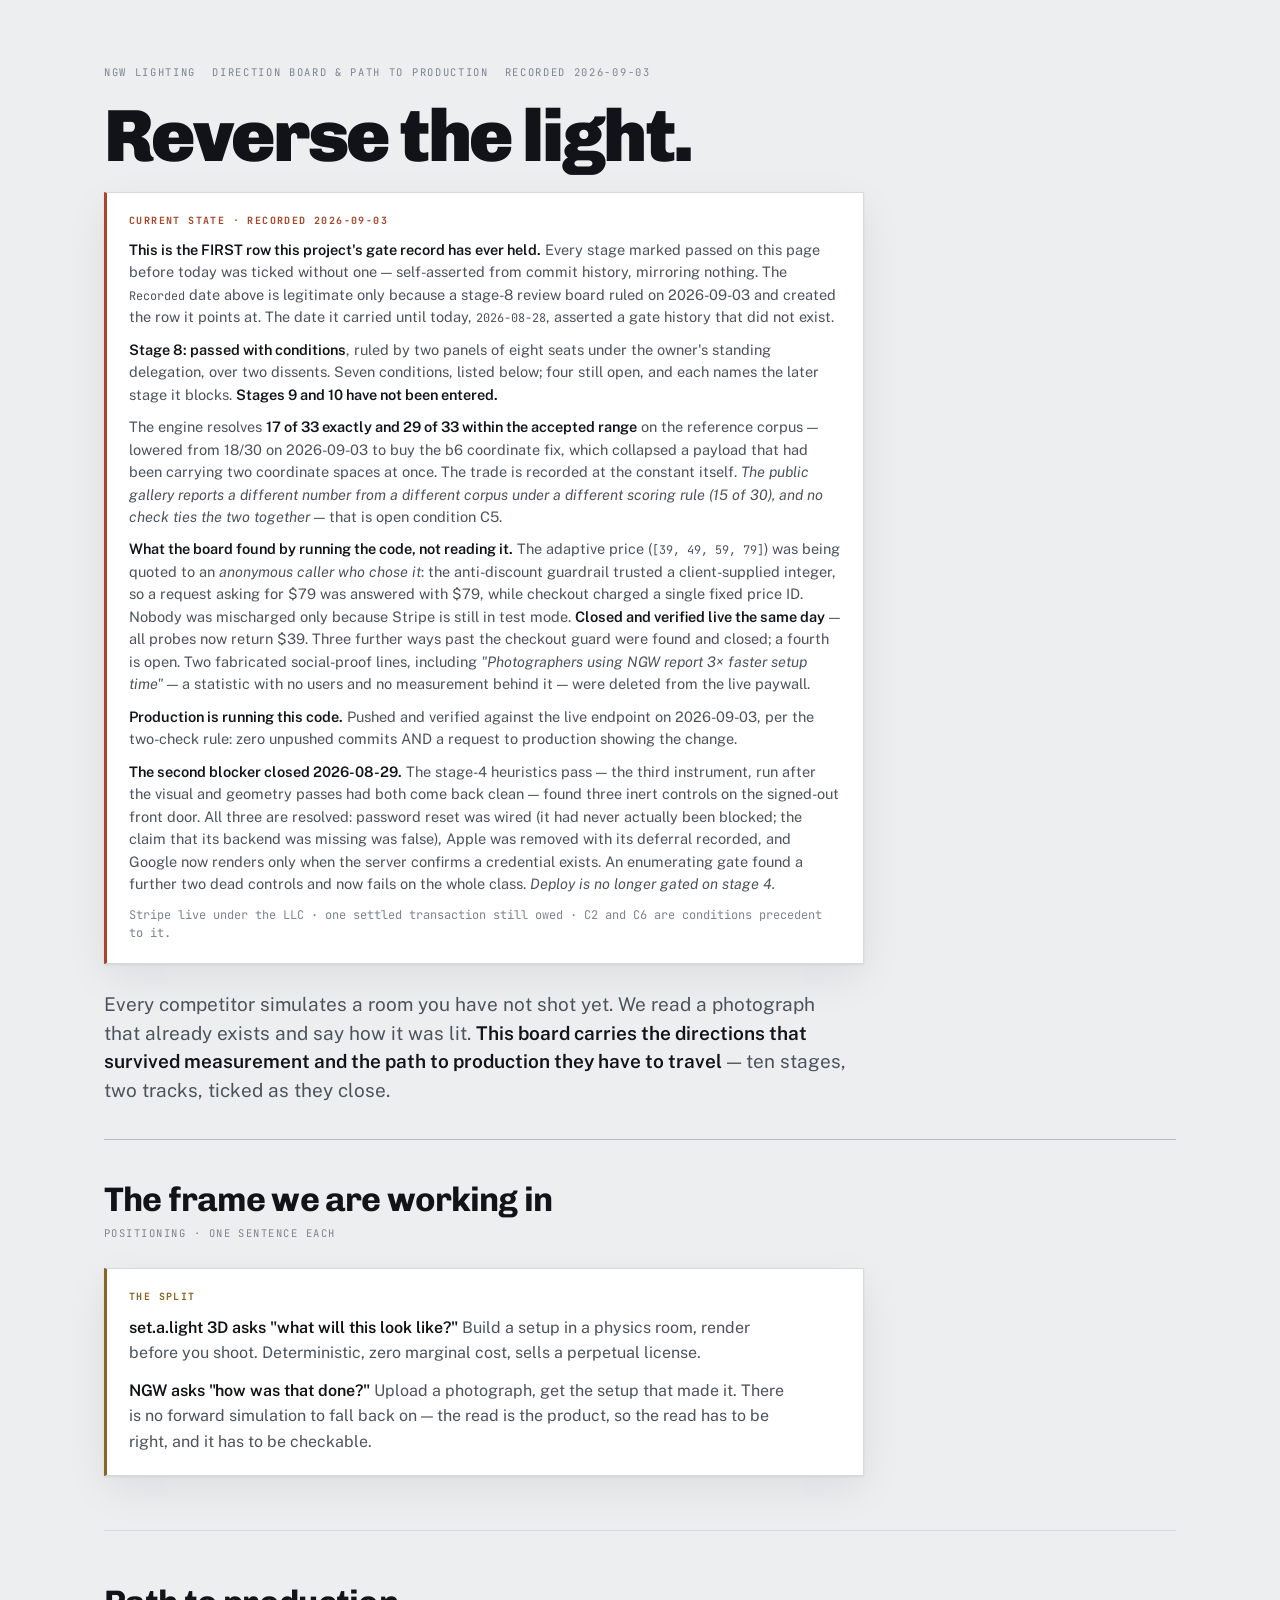
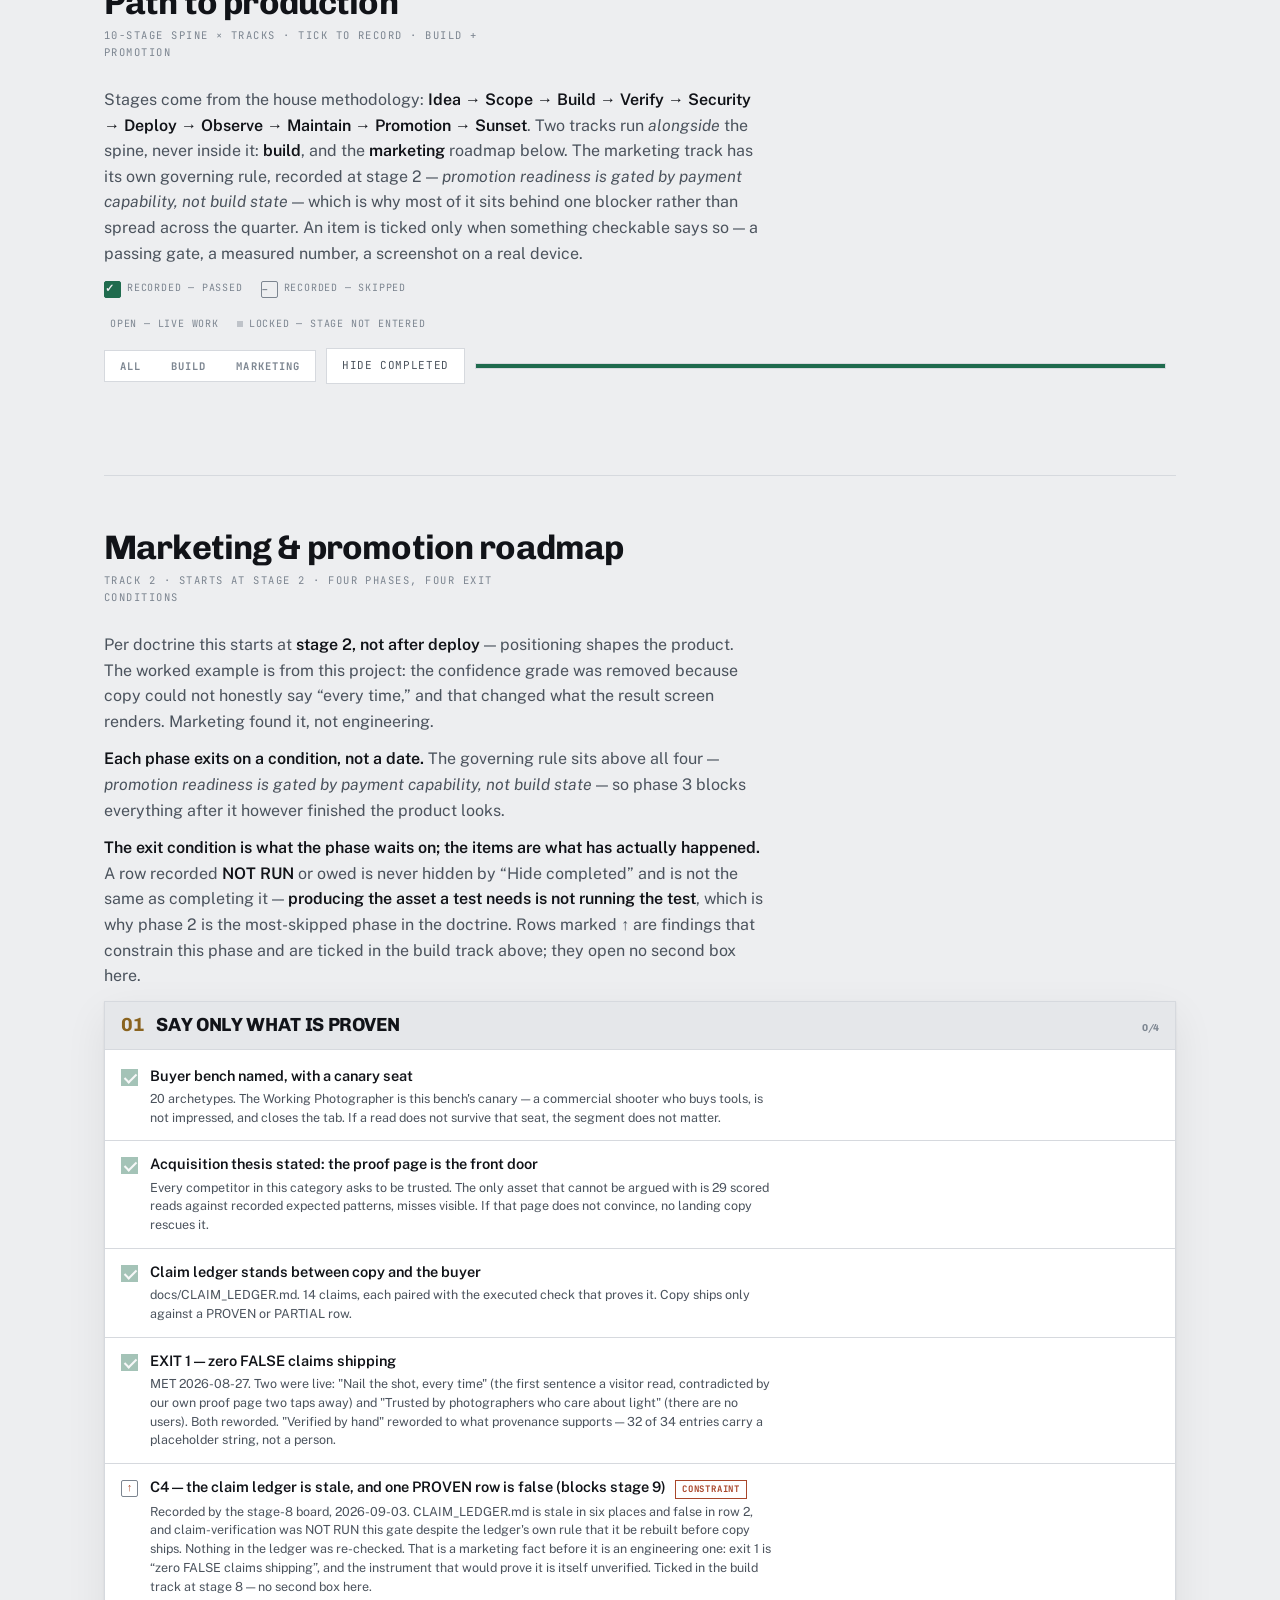
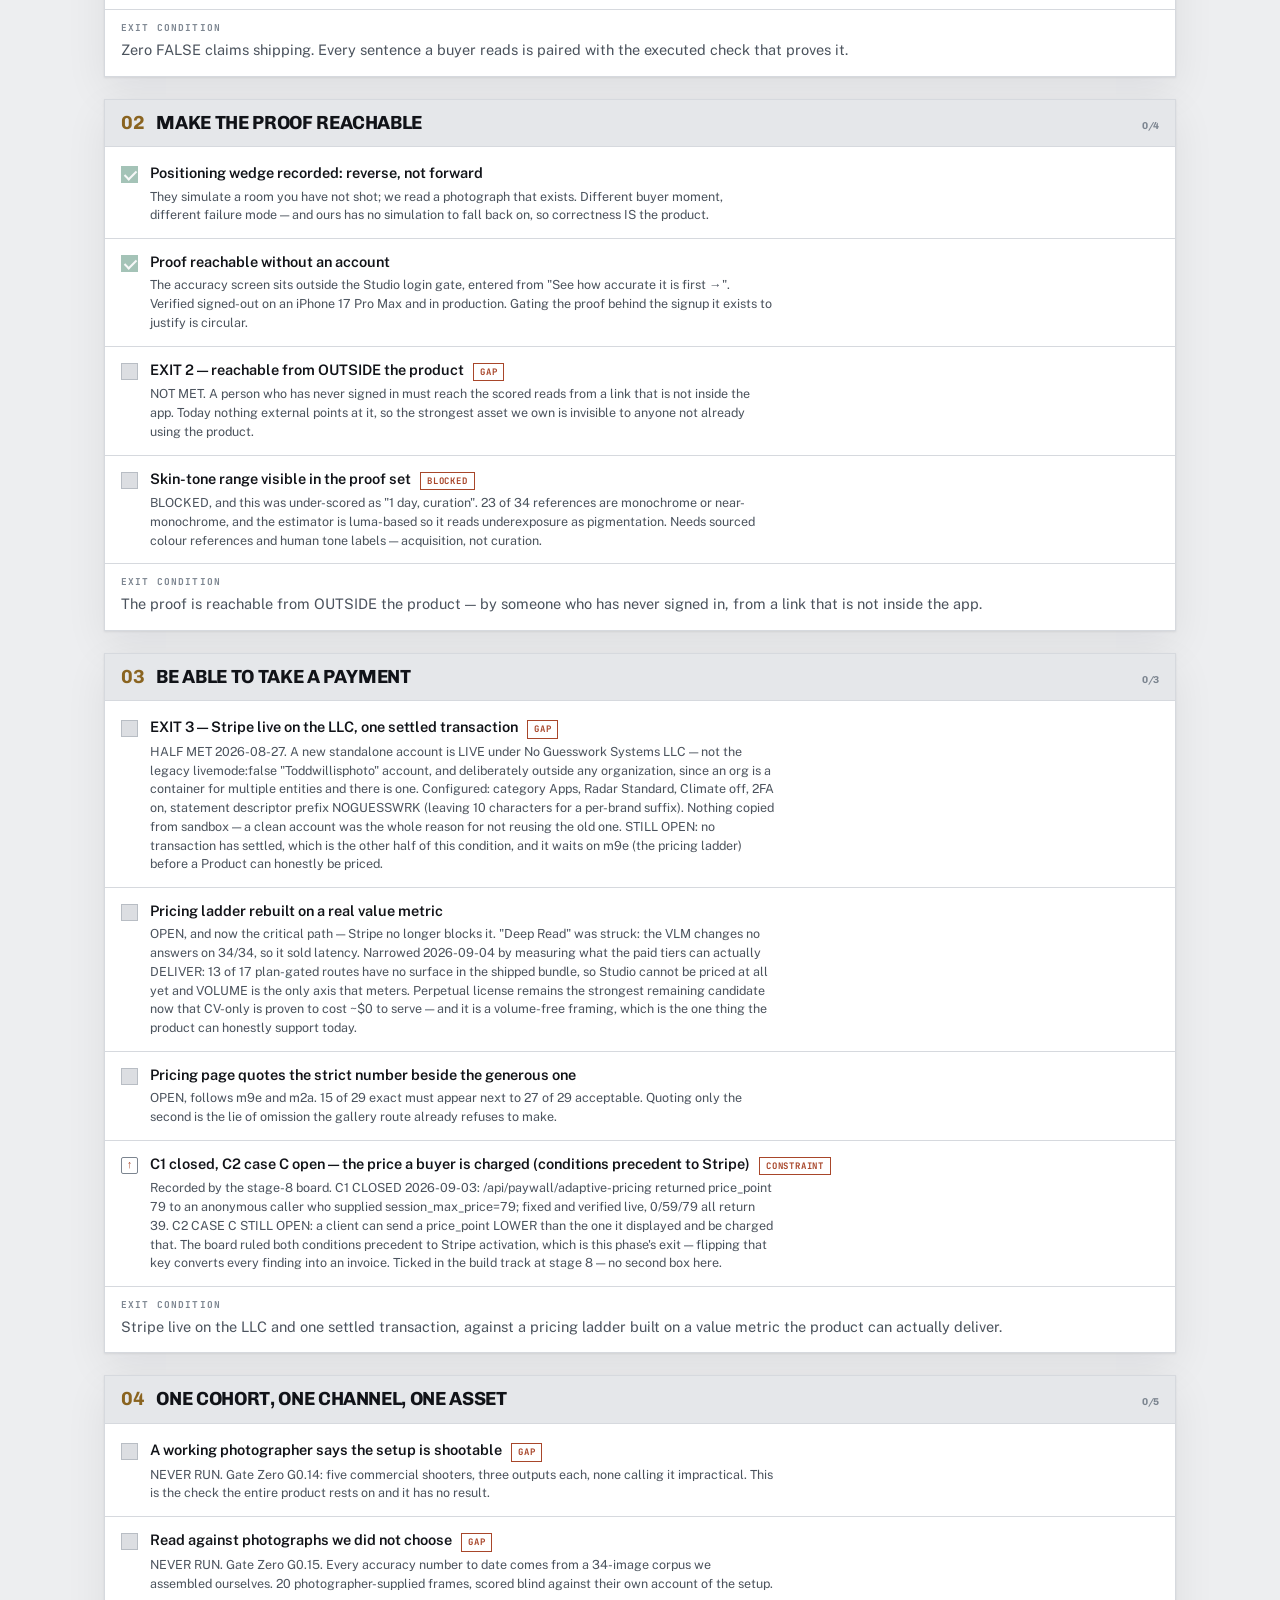
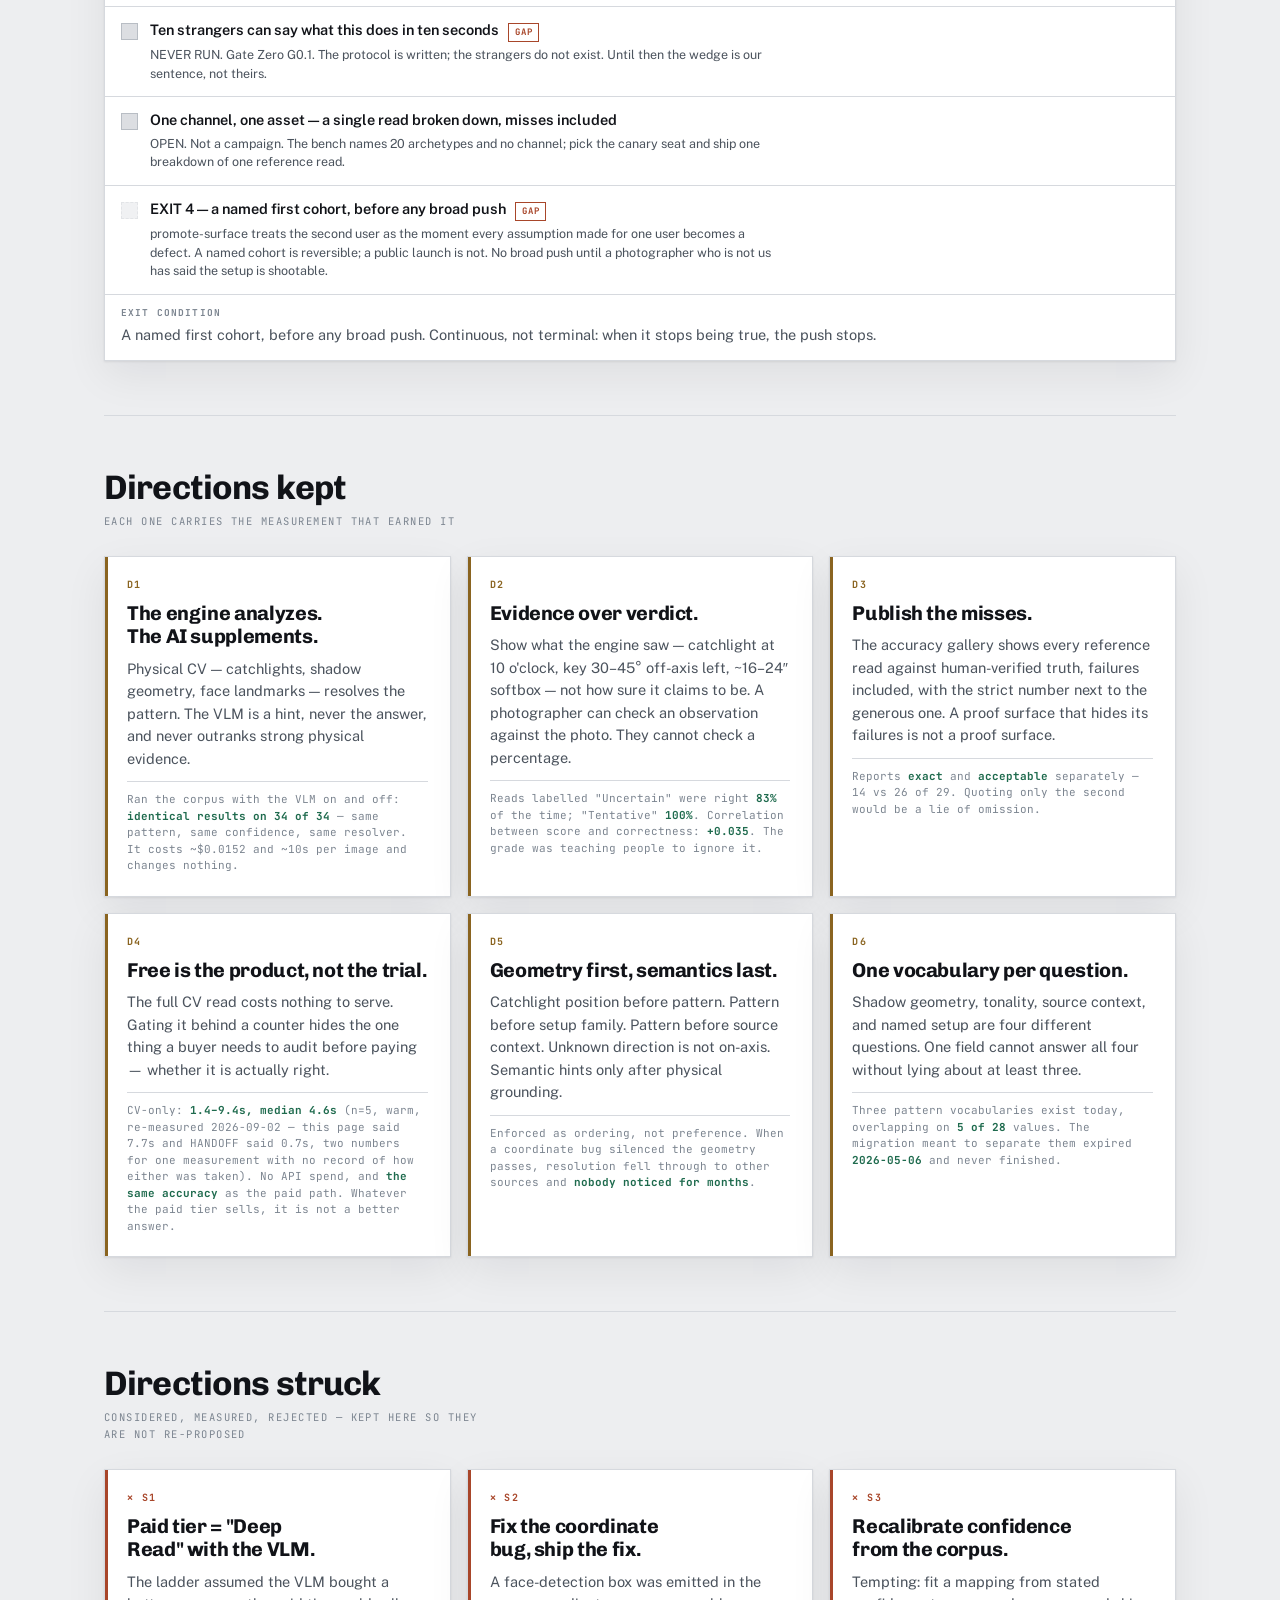
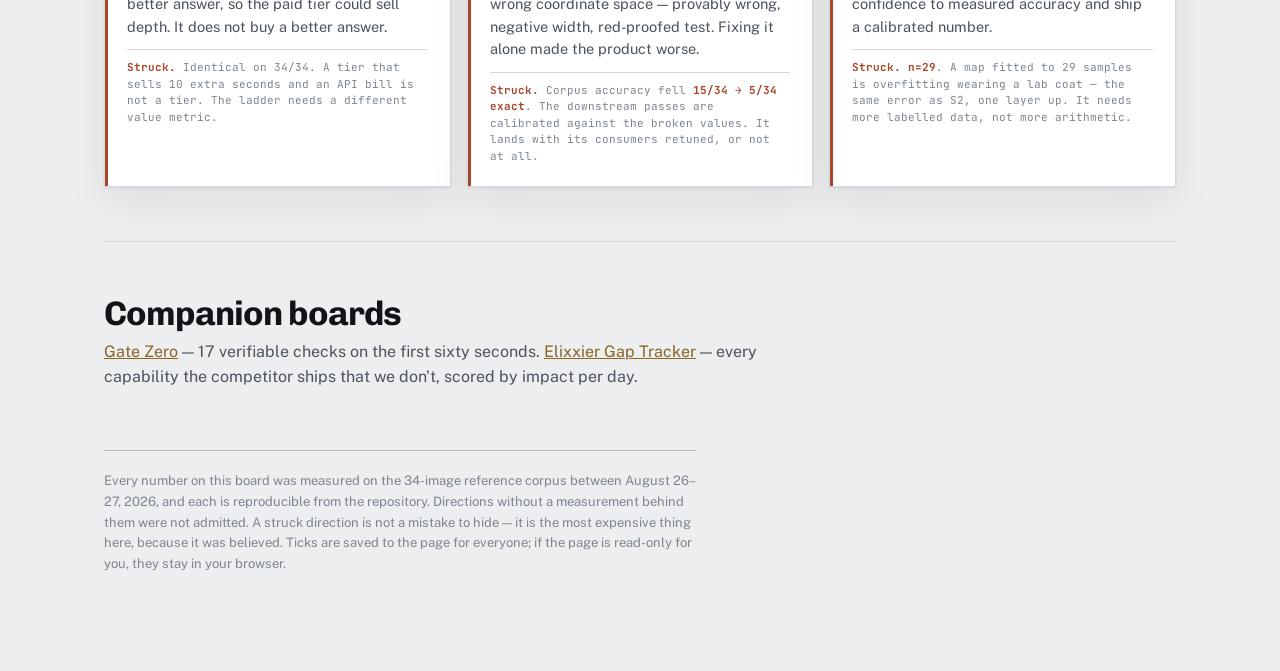
<file: docs/artifact/reverse-the-light.html>
<!-- The Recorded stamp. Machine-readable, and it must EQUAL the newest gate
     record for this project - the path-artifact skill calls that equality the
     staleness check. Verified by ngw-os scripts/audit-path-artifacts.mjs. -->
<div data-recorded="2026-09-03" hidden>Recorded from the gate record: 2026-09-03</div>
<!doctype html>
<html lang="en">
<head>
<meta charset="utf-8">
<meta name="viewport" content="width=device-width, initial-scale=1">
<title>Reverse the Light</title>
<link rel="preconnect" href="https://fonts.googleapis.com">
<link rel="preconnect" href="https://fonts.gstatic.com" crossorigin>
<link rel="stylesheet" href="https://fonts.googleapis.com/css2?family=Chivo:wght@700;900&family=Public+Sans:wght@400;500;600&family=JetBrains+Mono:wght@400;500;700&display=swap">
<style>
:root{
  --bg:#0B0C0E; --surface:#14161A; --surface-2:#1B1E24; --sunk:#07080A;
  --ink:#F2F4F7; --ink-2:#8E9AA8; --ink-3:#5C6672;
  --rule:#23272E; --rule-2:#31373F;
  --key:#C89B45; --kept:#5FBE95; --struck:#D97757; --open:#7C8590;
  --shadow:0 1px 2px rgba(0,0,0,.5), 0 14px 40px rgba(0,0,0,.4);
}
@media (prefers-color-scheme: light){:root:not([data-theme="dark"]){
  --bg:#EDEEF0; --surface:#FFFFFF; --surface-2:#E5E7EA; --sunk:#DCDEE2;
  --ink:#111318; --ink-2:#4B535D; --ink-3:#7C8590;
  --rule:#D6D9DE; --rule-2:#B8BDC4;
  --key:#8A6420; --kept:#1F6B4E; --struck:#A8462A; --open:#6B747E;
  --shadow:0 1px 2px rgba(17,19,24,.08), 0 14px 40px rgba(17,19,24,.07);
}}
:root[data-theme="light"]{
  --bg:#EDEEF0; --surface:#FFFFFF; --surface-2:#E5E7EA; --sunk:#DCDEE2;
  --ink:#111318; --ink-2:#4B535D; --ink-3:#7C8590;
  --rule:#D6D9DE; --rule-2:#B8BDC4;
  --key:#8A6420; --kept:#1F6B4E; --struck:#A8462A; --open:#6B747E;
  --shadow:0 1px 2px rgba(17,19,24,.08), 0 14px 40px rgba(17,19,24,.07);
}
*{box-sizing:border-box}
body{margin:0;background:var(--bg);color:var(--ink);
  font-family:"Public Sans",-apple-system,BlinkMacSystemFont,sans-serif;
  font-size:16px;line-height:1.6;-webkit-font-smoothing:antialiased}
.wrap{max-width:1120px;margin:0 auto;padding:0 24px 96px}
.kick{font-family:"JetBrains Mono",monospace;font-size:10.5px;letter-spacing:.16em;
  text-transform:uppercase;color:var(--ink-3);display:flex;gap:16px;flex-wrap:wrap;margin:0 0 20px}
header.top{padding:64px 0 34px;border-bottom:1px solid var(--rule-2)}
h1{font-family:"Chivo",system-ui,sans-serif;font-weight:900;
  font-size:clamp(40px,7vw,74px);line-height:.94;letter-spacing:-.035em;margin:0 0 22px;text-wrap:balance}
.sub{font-size:clamp(16px,2vw,19px);line-height:1.52;color:var(--ink-2);max-width:62ch;margin:0}
.sub strong{color:var(--ink);font-weight:600}
section{padding:54px 0 0;border-top:1px solid var(--rule);margin-top:54px}
section:first-of-type{border-top:none;margin-top:16px;padding-top:26px}
h2{font-family:"Chivo",sans-serif;font-weight:700;font-size:clamp(24px,3.3vw,34px);
  line-height:1.08;letter-spacing:-.025em;margin:0 0 6px;text-wrap:balance}
.h2sub{font-family:"JetBrains Mono",monospace;font-size:10.5px;letter-spacing:.14em;
  text-transform:uppercase;color:var(--ink-3);margin:0 0 26px}
p{max-width:66ch;margin:0 0 12px;color:var(--ink-2)}
p strong{color:var(--ink);font-weight:600}
.mono{font-family:"JetBrains Mono",monospace;font-size:.82em}
.decision{border:1px solid var(--rule);border-left:3px solid var(--key);background:var(--surface);
  padding:20px 22px;margin:0 0 20px;max-width:76ch;box-shadow:var(--shadow)}
.decision .t{font-family:"JetBrains Mono",monospace;font-size:10px;letter-spacing:.14em;
  text-transform:uppercase;color:var(--key);font-weight:700;margin:0 0 10px}
.decision p:last-child{margin-bottom:0}

/* ── P2P tracker ─────────────────────────────────────────── */
.nowbox{border:1px solid var(--rule);border-left:3px solid var(--struck);background:var(--surface);
  padding:20px 22px;margin:0 0 26px;box-shadow:var(--shadow);max-width:76ch}
.nowbox .t{font-family:"JetBrains Mono",monospace;font-size:10px;letter-spacing:.14em;
  text-transform:uppercase;color:var(--struck);font-weight:700;margin:0 0 10px}
.nowbox p{margin:0 0 10px;font-size:14.5px;line-height:1.55;max-width:none}
.nowbox p:last-child{margin-bottom:0;font-size:12px;color:var(--ink-3)}
.p2pbar{display:flex;gap:10px;flex-wrap:wrap;align-items:center;margin:0 0 22px}
.tabs{display:flex;gap:0;border:1px solid var(--rule);background:var(--surface)}
.tabs button{background:none;border:none;cursor:pointer;padding:8px 15px;
  font-family:"JetBrains Mono",monospace;font-size:10.5px;letter-spacing:.1em;
  text-transform:uppercase;color:var(--ink-3);font-weight:700}
.tabs button[aria-pressed="true"]{background:var(--key);color:var(--bg)}
.tabs button:focus-visible{outline:2px solid var(--key);outline-offset:-2px}
button.hidedone{padding:8px 15px;cursor:pointer;font:inherit;font-size:11px;
  font-family:"JetBrains Mono",monospace;letter-spacing:.06em;text-transform:uppercase;
  color:var(--ink-2);background:var(--surface);border:1px solid var(--rule)}
button.hidedone[aria-pressed="true"]{background:var(--key);color:var(--bg);border-color:var(--key)}
button.hidedone:focus-visible{outline:2px solid var(--key);outline-offset:2px}
/* A stage emptied only by the filter must say so rather than vanish — a stage
   silently missing reads as a stage that does not exist. */
.allclear{font-size:13px;color:var(--ink-3);padding:2px 0 4px;font-style:italic}
.meter{flex:1;min-width:180px;height:6px;background:var(--sunk);border:1px solid var(--rule);position:relative}
.meter i{display:block;height:100%;background:var(--kept)}
.cnt{font-family:"JetBrains Mono",monospace;font-size:11px;color:var(--ink-3);
  font-variant-numeric:tabular-nums;white-space:nowrap}
.stage{margin:0 0 10px;border:1px solid var(--rule);background:var(--surface);box-shadow:var(--shadow)}
.stage>h3{margin:0;padding:12px 16px;border-bottom:1px solid var(--rule);background:var(--surface-2);
  font-family:"JetBrains Mono",monospace;font-size:10.5px;letter-spacing:.12em;text-transform:uppercase;
  color:var(--ink-2);font-weight:700;display:flex;gap:12px;align-items:baseline}
.stage>h3 .n{color:var(--key)}
.stage>h3 .st{margin-left:auto;color:var(--ink-3);font-size:10px}
.it{display:grid;grid-template-columns:auto 1fr;gap:12px;padding:13px 16px;
  border-bottom:1px solid var(--rule);align-items:start}
.it:last-child{border-bottom:none}
.mk{width:17px;height:17px;flex-shrink:0;margin-top:3px;display:grid;place-items:center;
  font:700 11px/1 ui-monospace,monospace;border:1.5px solid;border-radius:2px}
.mk.passed{background:var(--kept);border-color:var(--kept);color:var(--bg)}
.mk.skipped{background:transparent;border-color:var(--ink-3);color:var(--ink-3)}
.it .box[disabled]{opacity:.4;cursor:not-allowed;border-style:dashed}
.st-legend{display:flex;gap:18px;flex-wrap:wrap;font-family:"JetBrains Mono",monospace;
  font-size:10px;letter-spacing:.08em;text-transform:uppercase;color:var(--ink-3);margin:0 0 16px}
.st-legend span{display:flex;align-items:center;gap:6px}
.it .box{width:17px;height:17px;border:1.5px solid var(--rule-2);background:var(--sunk);
  cursor:pointer;margin-top:3px;padding:0;position:relative;flex-shrink:0}
.it .box[aria-checked="true"]{background:var(--kept);border-color:var(--kept)}
.it .box[aria-checked="true"]::after{content:"";position:absolute;left:4.5px;top:1px;
  width:5px;height:10px;border:solid var(--bg);border-width:0 2px 2px 0;transform:rotate(45deg)}
.it .box:focus-visible{outline:2px solid var(--key);outline-offset:2px}
.it .tx{min-width:0}
.it .ttl{font-weight:600;color:var(--ink);font-size:14.5px;line-height:1.4;
  display:flex;gap:9px;align-items:baseline;flex-wrap:wrap}
.it[data-done="1"] .ttl{color:var(--ink-3);text-decoration:line-through;text-decoration-thickness:1px}
.it .tag{font-family:"JetBrains Mono",monospace;font-size:9px;font-weight:700;letter-spacing:.09em;
  text-transform:uppercase;padding:2px 6px;border:1px solid currentColor;white-space:nowrap}
.tag.b{color:var(--key)} .tag.m{color:var(--open)}
.tag.blocked{color:var(--struck)}
.it .n{font-size:12.5px;color:var(--ink-2);line-height:1.5;margin:4px 0 0;max-width:78ch}
.saveline{font-family:"JetBrains Mono",monospace;font-size:10.5px;color:var(--ink-3);
  margin:14px 0 0;min-height:15px}

/* ── marketing phases ────────────────────────────────────── */
/* The phase cards below are STATIC markup and reuse the spine's .stage chrome.
   `.phase` is kept on them because the track has to be legible in the source,
   but the older .phase rule further down is a two-column grid built for a
   layout that no longer exists — reset it here rather than delete a rule other
   pages may still be modelled on. */
#phases .phase{display:block;padding:0;gap:0;margin:0 0 22px}
#phases .phase > h3,#phases .allclear,#phases .pexit{max-width:none}
#phases .allclear{padding:10px 16px 0}
#phases .pexit{margin:0;padding:11px 16px 14px}
ul.phitems{list-style:none;margin:0;padding:0}
/* .it is display:grid, which outranks the UA [hidden] rule. */
#phases .it[hidden]{display:none!important}
#phases .ttl{min-width:0}
#phases .tag{white-space:normal;overflow-wrap:anywhere}
#phases .allclear[hidden]{display:none}
.it.constraint .mk{color:var(--struck)}
.pexit{border-top:1px solid var(--rule);padding-top:10px;font-size:13px;line-height:1.5;color:var(--ink-2)}
.pexit b{display:block;font-family:"JetBrains Mono",monospace;font-size:9.5px;letter-spacing:.12em;
  text-transform:uppercase;color:var(--ink-3);margin-bottom:3px;font-weight:700}

.ph{display:flex;flex-direction:column;gap:14px}
.phase{background:var(--surface);border:1px solid var(--rule);box-shadow:var(--shadow);
  padding:20px 22px;display:grid;grid-template-columns:auto 1fr;gap:18px;align-items:start}
.phase .num{font-family:"Chivo",sans-serif;font-weight:900;font-size:34px;line-height:.9;
  color:var(--rule-2);font-variant-numeric:tabular-nums}
.phase.now .num{color:var(--key)}
.phase.done .num{color:var(--kept)}
.phase h3{font-family:"Chivo",sans-serif;font-weight:700;font-size:19px;line-height:1.2;
  letter-spacing:-.018em;margin:0 0 3px;color:var(--ink);text-wrap:balance}
.phase .stage{font-family:"JetBrains Mono",monospace;font-size:9.5px;letter-spacing:.12em;
  text-transform:uppercase;color:var(--ink-3);margin:0 0 9px}
.phase p{margin:0 0 10px;font-size:14.5px;line-height:1.55;max-width:none}
.exit{border-top:1px solid var(--rule);padding-top:10px;margin-top:2px;
  font-size:13px;line-height:1.5;color:var(--ink-2)}
.exit b{font-family:"JetBrains Mono",monospace;font-size:9.5px;letter-spacing:.12em;
  text-transform:uppercase;color:var(--key);display:block;margin-bottom:4px;font-weight:700}
.phase.done .exit b{color:var(--kept)}
.state{font-family:"JetBrains Mono",monospace;font-size:9.5px;font-weight:700;
  letter-spacing:.09em;text-transform:uppercase;padding:2px 7px;border:1px solid currentColor;
  margin-left:8px;white-space:nowrap}
.state.met{color:var(--kept)} .state.part{color:var(--key)} .state.blocked{color:var(--struck)}

/* ── direction frames ────────────────────────────────────── */
.sheet{display:grid;grid-template-columns:repeat(auto-fit,minmax(330px,1fr));gap:16px}
.frame{background:var(--surface);border:1px solid var(--rule);box-shadow:var(--shadow);
  padding:20px 22px 22px;display:flex;flex-direction:column;gap:9px;position:relative;overflow:hidden}
.frame::before{content:"";position:absolute;left:0;top:0;bottom:0;width:3px;background:var(--key)}
.frame.struck::before{background:var(--struck)}
.frame .no{font-family:"JetBrains Mono",monospace;font-size:10px;font-weight:700;
  letter-spacing:.14em;color:var(--key)}
.frame.struck .no{color:var(--struck)}
.frame h3{font-family:"Chivo",sans-serif;font-weight:700;font-size:20px;line-height:1.18;
  letter-spacing:-.018em;margin:0;color:var(--ink);text-wrap:balance}
.frame p{margin:0;font-size:14.5px;line-height:1.55;max-width:none}
.ev{font-family:"JetBrains Mono",monospace;font-size:11px;color:var(--ink-3);
  border-top:1px solid var(--rule);padding-top:9px;margin-top:2px;line-height:1.5}
.ev b{color:var(--kept);font-weight:700}
.frame.struck .ev b{color:var(--struck)}
.tbl{overflow-x:auto;border:1px solid var(--rule);background:var(--surface);box-shadow:var(--shadow)}
table{border-collapse:collapse;width:100%;font-size:14px;min-width:640px}
th{text-align:left;font-family:"JetBrains Mono",monospace;font-size:10px;letter-spacing:.1em;
  text-transform:uppercase;color:var(--ink-3);font-weight:700;padding:11px 14px;
  border-bottom:1px solid var(--rule-2);background:var(--surface-2);white-space:nowrap}
td{padding:12px 14px;border-bottom:1px solid var(--rule);color:var(--ink-2);vertical-align:top}
tr:last-child td{border-bottom:none}
td.n{color:var(--ink);font-weight:600}
td.num{font-family:"JetBrains Mono",monospace;font-variant-numeric:tabular-nums;white-space:nowrap}
footer{border-top:1px solid var(--rule-2);margin-top:60px;padding-top:20px;
  font-size:13px;color:var(--ink-3);max-width:74ch}
a{color:var(--key)}
</style>
</head>
<body>
<div class="wrap">
<header class="top">
  <div class="kick"><span>NGW Lighting</span><span>Direction Board &amp; Path to Production</span><span>Recorded 2026-09-03</span></div>
  <h1>Reverse the light.</h1>
  <div class="nowbox">
    <p class="t">Current state · recorded 2026-09-03</p>
    <p><strong>This is the FIRST row this project's gate record has ever held.</strong> Every stage marked passed on this page before today was ticked without one — self-asserted from commit history, mirroring nothing. The <span class="mono">Recorded</span> date above is legitimate only because a stage-8 review board ruled on 2026-09-03 and created the row it points at. The date it carried until today, <span class="mono">2026-08-28</span>, asserted a gate history that did not exist.</p>
    <p><strong>Stage 8: passed with conditions</strong>, ruled by two panels of eight seats under the owner's standing delegation, over two dissents. Seven conditions, listed below; four still open, and each names the later stage it blocks. <strong>Stages 9 and 10 have not been entered.</strong></p>
    <p>The engine resolves <strong>17 of 33 exactly and 29 of 33 within the accepted range</strong> on the reference corpus — lowered from 18/30 on 2026-09-03 to buy the b6 coordinate fix, which collapsed a payload that had been carrying two coordinate spaces at once. The trade is recorded at the constant itself. <em>The public gallery reports a different number from a different corpus under a different scoring rule (15 of 30), and no check ties the two together</em> — that is open condition C5.</p>
    <p><strong>What the board found by running the code, not reading it.</strong> The adaptive price (<span class="mono">[39, 49, 59, 79]</span>) was being quoted to an <em>anonymous caller who chose it</em>: the anti-discount guardrail trusted a client-supplied integer, so a request asking for $79 was answered with $79, while checkout charged a single fixed price ID. Nobody was mischarged only because Stripe is still in test mode. <strong>Closed and verified live the same day</strong> — all probes now return $39. Three further ways past the checkout guard were found and closed; a fourth is open. Two fabricated social-proof lines, including <em>"Photographers using NGW report 3× faster setup time"</em> — a statistic with no users and no measurement behind it — were deleted from the live paywall.</p>
    <p><strong>Production is running this code.</strong> Pushed and verified against the live endpoint on 2026-09-03, per the two-check rule: zero unpushed commits AND a request to production showing the change.</p>
    <p><strong>The second blocker closed 2026-08-29.</strong> The stage-4 heuristics pass — the third instrument, run after the visual and geometry passes had both come back clean — found three inert controls on the signed-out front door. All three are resolved: password reset was wired (it had never actually been blocked; the claim that its backend was missing was false), Apple was removed with its deferral recorded, and Google now renders only when the server confirms a credential exists. An enumerating gate found a further two dead controls and now fails on the whole class. <em>Deploy is no longer gated on stage 4.</em></p>
    <p class="mono">Stripe live under the LLC · one settled transaction still owed · C2 and C6 are conditions precedent to it.</p>
  </div>
  <p class="sub">Every competitor simulates a room you have not shot yet. We read a photograph that already exists and say how it was lit. <strong>This board carries the directions that survived measurement and the path to production they have to travel</strong> — ten stages, two tracks, ticked as they close.</p>
</header>

<section>
  <h2>The frame we are working in</h2>
  <p class="h2sub">Positioning · one sentence each</p>
  <div class="decision">
    <p class="t">The split</p>
    <p><strong>set.a.light 3D asks "what will this look like?"</strong> Build a setup in a physics room, render before you shoot. Deterministic, zero marginal cost, sells a perpetual license.</p>
    <p><strong>NGW asks "how was that done?"</strong> Upload a photograph, get the setup that made it. There is no forward simulation to fall back on — the read is the product, so the read has to be right, and it has to be checkable.</p>
  </div>
</section>

<section>
  <h2>Path to production</h2>
  <p class="h2sub">10-stage spine × tracks · tick to record · <span id="scope">build + promotion</span></p>
  <p>Stages come from the house methodology: <strong>Idea → Scope → Build → Verify → Security → Deploy → Observe → Maintain → Promotion → Sunset</strong>. Two tracks run <em>alongside</em> the spine, never inside it: <strong>build</strong>, and the <strong>marketing</strong> roadmap below. The marketing track has its own governing rule, recorded at stage 2 — <em>promotion readiness is gated by payment capability, not build state</em> — which is why most of it sits behind one blocker rather than spread across the quarter. An item is ticked only when something checkable says so — a passing gate, a measured number, a screenshot on a real device.</p>
  <p class="st-legend">
    <span><span class="mk passed">&#10003;</span> Recorded — passed</span>
    <span><span class="mk skipped">&ndash;</span> Recorded — skipped</span>
    <span><span class="box" style="display:inline-block"></span> Open — live work</span>
    <span><span class="box" style="display:inline-block;opacity:.4;border-style:dashed"></span> Locked — stage not entered</span>
  </p>
  <div class="p2pbar">
    <div class="tabs" role="group" aria-label="Track filter">
      <button type="button" data-tr="all">All</button>
      <button type="button" data-tr="b">Build</button>
      <button type="button" data-tr="m">Marketing</button>
    </div>
    <button type="button" class="hidedone" id="hidedone" aria-pressed="false">Hide completed</button>
    <div class="meter" aria-hidden="true"><i id="bar"></i></div>
    <span class="cnt" id="cnt"></span>
  </div>
  <div id="stages"></div>
  <p class="saveline" id="save"></p>
</section>

<section>
  <h2>Marketing &amp; promotion roadmap</h2>
  <p class="h2sub">Track 2 · starts at stage 2 · four phases, four exit conditions</p>
  <p>Per doctrine this starts at <strong>stage 2, not after deploy</strong> — positioning shapes the product. The
  worked example is from this project: the confidence grade was removed because copy could not honestly say
  &ldquo;every time,&rdquo; and that changed what the result screen renders. Marketing found it, not engineering.</p>
  <p><strong>Each phase exits on a condition, not a date.</strong> The governing rule sits above all four —
  <em>promotion readiness is gated by payment capability, not build state</em> — so phase 3 blocks everything
  after it however finished the product looks.</p>
  <p><strong>The exit condition is what the phase waits on; the items are what has actually happened.</strong>
  A row recorded <strong>NOT RUN</strong> or owed is never hidden by &ldquo;Hide completed&rdquo; and is not the
  same as completing it — <strong>producing the asset a test needs is not running the test</strong>, which is why
  phase 2 is the most-skipped phase in the doctrine. Rows marked &uarr; are findings that constrain this phase
  and are ticked in the build track above; they open no second box here.</p>
  <div id="phases">
      <div class="phase stage" data-ph="1"><h3><span class="n">01</span><span>Say only what is proven</span><span class="st">0/4</span></h3>
      <p class="allclear" hidden>All 4 recorded — nothing open here.</p>
        <ul class="phitems">
          <li class="it" data-k="m1a" data-done="0"><button class="box rec" role="checkbox" aria-checked="true" disabled title="Recorded from the gate record: passed" aria-label="Recorded — passed — Buyer bench named, with a canary seat"></button><div class="tx"><div class="ttl">Buyer bench named, with a canary seat</div><p class="n">20 archetypes. The Working Photographer is this bench's canary — a commercial shooter who buys tools, is not impressed, and closes the tab. If a read does not survive that seat, the segment does not matter.</p></div></li>
          <li class="it" data-k="m1b" data-done="0"><button class="box rec" role="checkbox" aria-checked="true" disabled title="Recorded from the gate record: passed" aria-label="Recorded — passed — Acquisition thesis stated: the proof page is the front door"></button><div class="tx"><div class="ttl">Acquisition thesis stated: the proof page is the front door</div><p class="n">Every competitor in this category asks to be trusted. The only asset that cannot be argued with is 29 scored reads against recorded expected patterns, misses visible. If that page does not convince, no landing copy rescues it.</p></div></li>
          <li class="it" data-k="m2a" data-done="0"><button class="box rec" role="checkbox" aria-checked="true" disabled title="Recorded from the gate record: passed" aria-label="Recorded — passed — Claim ledger stands between copy and the buyer"></button><div class="tx"><div class="ttl">Claim ledger stands between copy and the buyer</div><p class="n">docs/CLAIM_LEDGER.md. 14 claims, each paired with the executed check that proves it. Copy ships only against a PROVEN or PARTIAL row.</p></div></li>
          <li class="it" data-k="m2b" data-done="0"><button class="box rec" role="checkbox" aria-checked="true" disabled title="Recorded from the gate record: passed" aria-label="Recorded — passed — EXIT 1 — zero FALSE claims shipping"></button><div class="tx"><div class="ttl">EXIT 1 — zero FALSE claims shipping</div><p class="n">MET 2026-08-27. Two were live: "Nail the shot, every time" (the first sentence a visitor read, contradicted by our own proof page two taps away) and "Trusted by photographers who care about light" (there are no users). Both reworded. "Verified by hand" reworded to what provenance supports — 32 of 34 entries carry a placeholder string, not a person.</p></div></li>
          <li class="it constraint"><span class="mk skipped" title="Recorded in the build track above — no second box here" aria-label="Constraint, recorded elsewhere">&uarr;</span><div class="tx"><div class="ttl">C4 — the claim ledger is stale, and one PROVEN row is false (blocks stage 9)<span class="tag blocked">constraint</span></div><p class="n">Recorded by the stage-8 board, 2026-09-03. CLAIM_LEDGER.md is stale in six places and false in row 2, and claim-verification was NOT RUN this gate despite the ledger&#39;s own rule that it be rebuilt before copy ships. Nothing in the ledger was re-checked. That is a marketing fact before it is an engineering one: exit 1 is &ldquo;zero FALSE claims shipping&rdquo;, and the instrument that would prove it is itself unverified. Ticked in the build track at stage 8 — no second box here.</p></div></li>
        </ul>
      <p class="pexit"><b>Exit condition</b>Zero FALSE claims shipping. Every sentence a buyer reads is paired with the executed check that proves it.</p>
      </div>
      <div class="phase stage" data-ph="2"><h3><span class="n">02</span><span>Make the proof reachable</span><span class="st">0/4</span></h3>
      <p class="allclear" hidden>All 4 recorded — nothing open here.</p>
        <ul class="phitems">
          <li class="it" data-k="m2c" data-done="0"><button class="box rec" role="checkbox" aria-checked="true" disabled title="Recorded from the gate record: passed" aria-label="Recorded — passed — Positioning wedge recorded: reverse, not forward"></button><div class="tx"><div class="ttl">Positioning wedge recorded: reverse, not forward</div><p class="n">They simulate a room you have not shot; we read a photograph that exists. Different buyer moment, different failure mode — and ours has no simulation to fall back on, so correctness IS the product.</p></div></li>
          <li class="it" data-k="m9a" data-done="0"><button class="box rec" role="checkbox" aria-checked="true" disabled title="Recorded from the gate record: passed" aria-label="Recorded — passed — Proof reachable without an account"></button><div class="tx"><div class="ttl">Proof reachable without an account</div><p class="n">The accuracy screen sits outside the Studio login gate, entered from "See how accurate it is first →". Verified signed-out on an iPhone 17 Pro Max and in production. Gating the proof behind the signup it exists to justify is circular.</p></div></li>
          <li class="it" data-k="m9b" data-done="0"><button class="box" role="checkbox" aria-checked="false" data-k="m9b" aria-label="EXIT 2 — reachable from OUTSIDE the product"></button><div class="tx"><div class="ttl">EXIT 2 — reachable from OUTSIDE the product<span class="tag blocked">gap</span></div><p class="n">NOT MET. A person who has never signed in must reach the scored reads from a link that is not inside the app. Today nothing external points at it, so the strongest asset we own is invisible to anyone not already using the product.</p></div></li>
          <li class="it" data-k="m9c" data-done="0"><button class="box" role="checkbox" aria-checked="false" data-k="m9c" aria-label="Skin-tone range visible in the proof set"></button><div class="tx"><div class="ttl">Skin-tone range visible in the proof set<span class="tag blocked">blocked</span></div><p class="n">BLOCKED, and this was under-scored as "1 day, curation". 23 of 34 references are monochrome or near-monochrome, and the estimator is luma-based so it reads underexposure as pigmentation. Needs sourced colour references and human tone labels — acquisition, not curation.</p></div></li>
        </ul>
      <p class="pexit"><b>Exit condition</b>The proof is reachable from OUTSIDE the product — by someone who has never signed in, from a link that is not inside the app.</p>
      </div>
      <div class="phase stage" data-ph="3"><h3><span class="n">03</span><span>Be able to take a payment</span><span class="st">0/3</span></h3>
      <p class="allclear" hidden>All 3 recorded — nothing open here.</p>
        <ul class="phitems">
          <li class="it" data-k="m9d" data-done="0"><button class="box" role="checkbox" aria-checked="false" data-k="m9d" aria-label="EXIT 3 — Stripe live on the LLC, one settled transaction"></button><div class="tx"><div class="ttl">EXIT 3 — Stripe live on the LLC, one settled transaction<span class="tag blocked">gap</span></div><p class="n">HALF MET 2026-08-27. A new standalone account is LIVE under No Guesswork Systems LLC — not the legacy livemode:false "Toddwillisphoto" account, and deliberately outside any organization, since an org is a container for multiple entities and there is one. Configured: category Apps, Radar Standard, Climate off, 2FA on, statement descriptor prefix NOGUESSWRK (leaving 10 characters for a per-brand suffix). Nothing copied from sandbox — a clean account was the whole reason for not reusing the old one. STILL OPEN: no transaction has settled, which is the other half of this condition, and it waits on m9e (the pricing ladder) before a Product can honestly be priced.</p></div></li>
          <li class="it" data-k="m9e" data-done="0"><button class="box" role="checkbox" aria-checked="false" data-k="m9e" aria-label="Pricing ladder rebuilt on a real value metric"></button><div class="tx"><div class="ttl">Pricing ladder rebuilt on a real value metric</div><p class="n">OPEN, and now the critical path — Stripe no longer blocks it. "Deep Read" was struck: the VLM changes no answers on 34/34, so it sold latency. Narrowed 2026-09-04 by measuring what the paid tiers can actually DELIVER: 13 of 17 plan-gated routes have no surface in the shipped bundle, so Studio cannot be priced at all yet and VOLUME is the only axis that meters. Perpetual license remains the strongest remaining candidate now that CV-only is proven to cost ~$0 to serve — and it is a volume-free framing, which is the one thing the product can honestly support today.</p></div></li>
          <li class="it" data-k="m9f" data-done="0"><button class="box" role="checkbox" aria-checked="false" data-k="m9f" aria-label="Pricing page quotes the strict number beside the generous one"></button><div class="tx"><div class="ttl">Pricing page quotes the strict number beside the generous one</div><p class="n">OPEN, follows m9e and m2a. 15 of 29 exact must appear next to 27 of 29 acceptable. Quoting only the second is the lie of omission the gallery route already refuses to make.</p></div></li>
          <li class="it constraint"><span class="mk skipped" title="Recorded in the build track above — no second box here" aria-label="Constraint, recorded elsewhere">&uarr;</span><div class="tx"><div class="ttl">C1 closed, C2 case C open — the price a buyer is charged (conditions precedent to Stripe)<span class="tag blocked">constraint</span></div><p class="n">Recorded by the stage-8 board. C1 CLOSED 2026-09-03: /api/paywall/adaptive-pricing returned price_point 79 to an anonymous caller who supplied session_max_price=79; fixed and verified live, 0/59/79 all return 39. C2 CASE C STILL OPEN: a client can send a price_point LOWER than the one it displayed and be charged that. The board ruled both conditions precedent to Stripe activation, which is this phase&#39;s exit — flipping that key converts every finding into an invoice. Ticked in the build track at stage 8 — no second box here.</p></div></li>
        </ul>
      <p class="pexit"><b>Exit condition</b>Stripe live on the LLC and one settled transaction, against a pricing ladder built on a value metric the product can actually deliver.</p>
      </div>
      <div class="phase stage" data-ph="4"><h3><span class="n">04</span><span>One cohort, one channel, one asset</span><span class="st">0/5</span></h3>
      <p class="allclear" hidden>All 5 recorded — nothing open here.</p>
        <ul class="phitems">
          <li class="it" data-k="m4a" data-done="0"><button class="box" role="checkbox" aria-checked="false" data-k="m4a" aria-label="A working photographer says the setup is shootable"></button><div class="tx"><div class="ttl">A working photographer says the setup is shootable<span class="tag blocked">gap</span></div><p class="n">NEVER RUN. Gate Zero G0.14: five commercial shooters, three outputs each, none calling it impractical. This is the check the entire product rests on and it has no result.</p></div></li>
          <li class="it" data-k="m4b" data-done="0"><button class="box" role="checkbox" aria-checked="false" data-k="m4b" aria-label="Read against photographs we did not choose"></button><div class="tx"><div class="ttl">Read against photographs we did not choose<span class="tag blocked">gap</span></div><p class="n">NEVER RUN. Gate Zero G0.15. Every accuracy number to date comes from a 34-image corpus we assembled ourselves. 20 photographer-supplied frames, scored blind against their own account of the setup.</p></div></li>
          <li class="it" data-k="m9g" data-done="0"><button class="box" role="checkbox" aria-checked="false" data-k="m9g" aria-label="Ten strangers can say what this does in ten seconds"></button><div class="tx"><div class="ttl">Ten strangers can say what this does in ten seconds<span class="tag blocked">gap</span></div><p class="n">NEVER RUN. Gate Zero G0.1. The protocol is written; the strangers do not exist. Until then the wedge is our sentence, not theirs.</p></div></li>
          <li class="it" data-k="m9h" data-done="0"><button class="box" role="checkbox" aria-checked="false" data-k="m9h" aria-label="One channel, one asset — a single read broken down, misses included"></button><div class="tx"><div class="ttl">One channel, one asset — a single read broken down, misses included</div><p class="n">OPEN. Not a campaign. The bench names 20 archetypes and no channel; pick the canary seat and ship one breakdown of one reference read.</p></div></li>
          <li class="it" data-k="m10a" data-done="0"><button class="box" role="checkbox" aria-checked="false" disabled title="Stage not yet entered" aria-label="Locked — EXIT 4 — a named first cohort, before any broad push"></button><div class="tx"><div class="ttl">EXIT 4 — a named first cohort, before any broad push<span class="tag blocked">gap</span></div><p class="n">promote-surface treats the second user as the moment every assumption made for one user becomes a defect. A named cohort is reversible; a public launch is not. No broad push until a photographer who is not us has said the setup is shootable.</p></div></li>
        </ul>
      <p class="pexit"><b>Exit condition</b>A named first cohort, before any broad push. Continuous, not terminal: when it stops being true, the push stops.</p>
      </div>
  </div>
</section>

<section>
  <h2>Directions kept</h2>
  <p class="h2sub">Each one carries the measurement that earned it</p>
  <div class="sheet">
    <div class="frame"><span class="no">D1</span>
      <h3>The engine analyzes. The AI supplements.</h3>
      <p>Physical CV — catchlights, shadow geometry, face landmarks — resolves the pattern. The VLM is a hint, never the answer, and never outranks strong physical evidence.</p>
      <div class="ev">Ran the corpus with the VLM on and off: <b>identical results on 34 of 34</b> — same pattern, same confidence, same resolver. It costs ~$0.0152 and ~10s per image and changes nothing.</div>
    </div>
    <div class="frame"><span class="no">D2</span>
      <h3>Evidence over verdict.</h3>
      <p>Show what the engine saw — catchlight at 10 o'clock, key 30–45° off-axis left, ~16–24″ softbox — not how sure it claims to be. A photographer can check an observation against the photo. They cannot check a percentage.</p>
      <div class="ev">Reads labelled "Uncertain" were right <b>83%</b> of the time; "Tentative" <b>100%</b>. Correlation between score and correctness: <b>+0.035</b>. The grade was teaching people to ignore it.</div>
    </div>
    <div class="frame"><span class="no">D3</span>
      <h3>Publish the misses.</h3>
      <p>The accuracy gallery shows every reference read against human-verified truth, failures included, with the strict number next to the generous one. A proof surface that hides its failures is not a proof surface.</p>
      <div class="ev">Reports <b>exact</b> and <b>acceptable</b> separately — 14 vs 26 of 29. Quoting only the second would be a lie of omission.</div>
    </div>
    <div class="frame"><span class="no">D4</span>
      <h3>Free is the product, not the trial.</h3>
      <p>The full CV read costs nothing to serve. Gating it behind a counter hides the one thing a buyer needs to audit before paying — whether it is actually right.</p>
      <div class="ev">CV-only: <b>1.4–9.4s, median 4.6s</b> (n=5, warm, re-measured 2026-09-02 — this page said 7.7s and HANDOFF said 0.7s, two numbers for one measurement with no record of how either was taken). No API spend, and <b>the same accuracy</b> as the paid path. Whatever the paid tier sells, it is not a better answer.</div>
    </div>
    <div class="frame"><span class="no">D5</span>
      <h3>Geometry first, semantics last.</h3>
      <p>Catchlight position before pattern. Pattern before setup family. Pattern before source context. Unknown direction is not on-axis. Semantic hints only after physical grounding.</p>
      <div class="ev">Enforced as ordering, not preference. When a coordinate bug silenced the geometry passes, resolution fell through to other sources and <b>nobody noticed for months</b>.</div>
    </div>
    <div class="frame"><span class="no">D6</span>
      <h3>One vocabulary per question.</h3>
      <p>Shadow geometry, tonality, source context, and named setup are four different questions. One field cannot answer all four without lying about at least three.</p>
      <div class="ev">Three pattern vocabularies exist today, overlapping on <b>5 of 28</b> values. The migration meant to separate them expired <b>2026-05-06</b> and never finished.</div>
    </div>
  </div>
</section>

<section>
  <h2>Directions struck</h2>
  <p class="h2sub">Considered, measured, rejected — kept here so they are not re-proposed</p>
  <div class="sheet">
    <div class="frame struck"><span class="no">✕ S1</span>
      <h3>Paid tier = "Deep Read" with the VLM.</h3>
      <p>The ladder assumed the VLM bought a better answer, so the paid tier could sell depth. It does not buy a better answer.</p>
      <div class="ev"><b>Struck.</b> Identical on 34/34. A tier that sells 10 extra seconds and an API bill is not a tier. The ladder needs a different value metric.</div>
    </div>
    <div class="frame struck"><span class="no">✕ S2</span>
      <h3>Fix the coordinate bug, ship the fix.</h3>
      <p>A face-detection box was emitted in the wrong coordinate space — provably wrong, negative width, red-proofed test. Fixing it alone made the product worse.</p>
      <div class="ev"><b>Struck.</b> Corpus accuracy fell <b>15/34 → 5/34 exact</b>. The downstream passes are calibrated against the broken values. It lands with its consumers retuned, or not at all.</div>
    </div>
    <div class="frame struck"><span class="no">✕ S3</span>
      <h3>Recalibrate confidence from the corpus.</h3>
      <p>Tempting: fit a mapping from stated confidence to measured accuracy and ship a calibrated number.</p>
      <div class="ev"><b>Struck.</b> <b>n=29</b>. A map fitted to 29 samples is overfitting wearing a lab coat — the same error as S2, one layer up. It needs more labelled data, not more arithmetic.</div>
    </div>
  </div>
</section>

<section>
  <h2>Companion boards</h2>
  <p><a href="https://claude.ai/code/artifact/96afa5b1-805f-4939-b698-3b590a715516">Gate Zero</a> — 17 verifiable checks on the first sixty seconds. <a href="https://claude.ai/code/artifact/3341d158-78f9-4d59-8e42-6a383c102c36">Elixxier Gap Tracker</a> — every capability the competitor ships that we don't, scored by impact per day.</p>
</section>

<footer>
  Every number on this board was measured on the 34-image reference corpus between August 26–27, 2026, and each is reproducible from the repository. Directions without a measurement behind them were not admitted. A struck direction is not a mistake to hide — it is the most expensive thing here, because it was believed. Ticks are saved to the page for everyone; if the page is read-only for you, they stay in your browser.
</footer>
</div>

<script id="state" type="application/json">__STATE__</script>
<script>
var TPL="__TPL__";
var STATE=JSON.parse(document.getElementById('state').textContent);
var LS="ngw-lighting-p2p-v1";
var STAGES=[["00","Adoption"],["01","Idea → Problem statement"],["02","Scope &amp; design"],["03","Build"],["04","Verify"],
  ["05","Security &amp; data review"],["06","Deploy"],["07","Observe &amp; handoff"],["08","Maintain"],
  ["09","Promotion"],["10","Sunset"]];
/* tr: b = build, m = promotion. s = spine stage. bl = blocked. */
var ITEMS=[
 {k:"a0",tr:"b",s:0,rec:"skipped",na:1,t:"Adoption — not applicable, and recorded rather than omitted",n:"Stage 0 exists for INBOUND projects: something inherited, acquired, or handed over, where the first work is understanding what you have. NGW Lighting was built here from the start, so the stage is skipped by fact rather than by oversight. It is shown, not hidden — a stage that silently disappears cannot be told apart from one nobody checked."},

 /* ---- MARKETING & PROMOTION ----------------------------------------
    Per doctrine this track starts at STAGE 2, not after deploy: positioning
    shapes the product. Worked example from this project — the confidence
    grade was removed because copy could not honestly say "every time", and
    that changed what the result screen renders. Marketing found it.

    Four phases, each exiting on a CONDITION rather than a date. ph: the
    phase. The governing rule sits above all four: promotion readiness is
    gated by payment capability, not build state — so phase 3 blocks
    everything after it however finished the product looks. */

 /* -- phase 1 · SAY ONLY WHAT IS PROVEN ------------------------------ */
 {k:"m1a",tr:"m",ph:1,s:1,rec:"passed",t:"Buyer bench named, with a canary seat",n:"20 archetypes. The Working Photographer is this bench's canary — a commercial shooter who buys tools, is not impressed, and closes the tab. If a read does not survive that seat, the segment does not matter."},
 {k:"m1b",tr:"m",ph:1,s:1,rec:"passed",t:"Acquisition thesis stated: the proof page is the front door",n:"Every competitor in this category asks to be trusted. The only asset that cannot be argued with is 29 scored reads against recorded expected patterns, misses visible. If that page does not convince, no landing copy rescues it."},
 {k:"m2a",tr:"m",ph:1,s:2,rec:"passed",t:"Claim ledger stands between copy and the buyer",n:"docs/CLAIM_LEDGER.md. 14 claims, each paired with the executed check that proves it. Copy ships only against a PROVEN or PARTIAL row."},
 {k:"m2b",tr:"m",ph:1,s:2,rec:"passed",t:"EXIT 1 — zero FALSE claims shipping",n:"MET 2026-08-27. Two were live: \"Nail the shot, every time\" (the first sentence a visitor read, contradicted by our own proof page two taps away) and \"Trusted by photographers who care about light\" (there are no users). Both reworded. \"Verified by hand\" reworded to what provenance supports — 32 of 34 entries carry a placeholder string, not a person."},

 /* -- phase 2 · MAKE THE PROOF REACHABLE ----------------------------- */
 {k:"m2c",tr:"m",ph:2,s:2,rec:"passed",t:"Positioning wedge recorded: reverse, not forward",n:"They simulate a room you have not shot; we read a photograph that exists. Different buyer moment, different failure mode — and ours has no simulation to fall back on, so correctness IS the product."},
 {k:"m9a",tr:"m",ph:2,s:9,rec:"passed",t:"Proof reachable without an account",n:"The accuracy screen sits outside the Studio login gate, entered from \"See how accurate it is first →\". Verified signed-out on an iPhone 17 Pro Max and in production. Gating the proof behind the signup it exists to justify is circular."},
 {k:"m9b",tr:"m",ph:2,s:9,t:"EXIT 2 — reachable from OUTSIDE the product",tag:"gap",n:"NOT MET. A person who has never signed in must reach the scored reads from a link that is not inside the app. Today nothing external points at it, so the strongest asset we own is invisible to anyone not already using the product."},
 {k:"m9c",tr:"m",ph:2,s:9,bl:1,t:"Skin-tone range visible in the proof set",n:"BLOCKED, and this was under-scored as \"1 day, curation\". 23 of 34 references are monochrome or near-monochrome, and the estimator is luma-based so it reads underexposure as pigmentation. Needs sourced colour references and human tone labels — acquisition, not curation."},

 /* -- phase 3 · BE ABLE TO TAKE A PAYMENT ---------------------------- */
 {k:"m9d",tr:"m",ph:3,s:9,tag:"gap",t:"EXIT 3 — Stripe live on the LLC, one settled transaction",n:"HALF MET 2026-08-27. A new standalone account is LIVE under No Guesswork Systems LLC — not the legacy livemode:false \"Toddwillisphoto\" account, and deliberately outside any organization, since an org is a container for multiple entities and there is one. Configured: category Apps, Radar Standard, Climate off, 2FA on, statement descriptor prefix NOGUESSWRK (leaving 10 characters for a per-brand suffix). Nothing copied from sandbox — a clean account was the whole reason for not reusing the old one. STILL OPEN: no transaction has settled, which is the other half of this condition, and it waits on m9e (the pricing ladder) before a Product can honestly be priced."},
 {k:"m9e",tr:"m",ph:3,s:9,t:"Pricing ladder rebuilt on a real value metric",n:"OPEN, and now the critical path — Stripe no longer blocks it. \"Deep Read\" was struck: the VLM changes no answers on 34/34, so it sold latency. Narrowed 2026-09-04 by measuring what the paid tiers can actually DELIVER: 13 of 17 plan-gated routes have no surface in the shipped bundle, so Studio cannot be priced at all yet and VOLUME is the only axis that meters. Perpetual license remains the strongest remaining candidate now that CV-only is proven to cost ~$0 to serve — and it is a volume-free framing, which is the one thing the product can honestly support today."},
 {k:"m9f",tr:"m",ph:3,s:9,t:"Pricing page quotes the strict number beside the generous one",n:"OPEN, follows m9e and m2a. 15 of 29 exact must appear next to 27 of 29 acceptable. Quoting only the second is the lie of omission the gallery route already refuses to make."},

 /* -- phase 4 · ONE COHORT, ONE CHANNEL, ONE ASSET ------------------- */
 {k:"m4a",tr:"m",ph:4,s:4,t:"A working photographer says the setup is shootable",tag:"gap",n:"NEVER RUN. Gate Zero G0.14: five commercial shooters, three outputs each, none calling it impractical. This is the check the entire product rests on and it has no result."},
 {k:"m4b",tr:"m",ph:4,s:4,t:"Read against photographs we did not choose",tag:"gap",n:"NEVER RUN. Gate Zero G0.15. Every accuracy number to date comes from a 34-image corpus we assembled ourselves. 20 photographer-supplied frames, scored blind against their own account of the setup."},
 {k:"m9g",tr:"m",ph:4,s:9,t:"Ten strangers can say what this does in ten seconds",tag:"gap",n:"NEVER RUN. Gate Zero G0.1. The protocol is written; the strangers do not exist. Until then the wedge is our sentence, not theirs."},
 {k:"m9h",tr:"m",ph:4,s:9,t:"One channel, one asset — a single read broken down, misses included",n:"OPEN. Not a campaign. The bench names 20 archetypes and no channel; pick the canary seat and ship one breakdown of one reference read."},
 {k:"m10a",tr:"m",ph:4,s:10,lock:1,t:"EXIT 4 — a named first cohort, before any broad push",tag:"gap",n:"promote-surface treats the second user as the moment every assumption made for one user becomes a defect. A named cohort is reversible; a public launch is not. No broad push until a photographer who is not us has said the setup is shootable."},
 {k:"i1",tr:"b",s:1,rec:"passed",t:"Reverse-read thesis recorded against the competitor's opposite",n:"They simulate forward from a room; we read backward from a photograph. Different buyer moment, different failure mode. Ours has no simulation to fall back on, so correctness is the whole product."},
 {k:"i2",tr:"b",s:1,rec:"passed",t:"Differentiator is the read being checkable, not the read existing",n:"Anyone can print a pattern name. The defensible thing is showing the catchlight and shadow evidence a photographer can verify against their own frame in one glance."},

 {k:"s1",tr:"b",s:2,rec:"passed",t:"Surfaces enumerated with facing and platform",n:"docs/SURFACES.md. Studio Matte app, Lab, admin console, marketing. Each traverses the spine on its own; facing is an attribute, not a second methodology."},
 {k:"s2",tr:"b",s:2,rec:"passed",t:"Taxonomy separation staged",n:"docs/TAXONOMY_SEPARATION.md. pattern / setup_family / source_context split, four stages, engine change last and only behind the corpus gate."},
 {k:"s3",tr:"b",s:2,t:"Value metric for the paid tier — answered 2026-09-04, in the code",n:"NOT open, and not a pricing question. require_plan() gates 17 routes across 7 capability groups, which is a pricing decision already expressed in Python: pro on /user/analyses; studio on /api/teams (5 routes), /api/batch (2), /api/studio/references (3), /api/api-keys (3), /api/brief (1) and /user/setups (1). Measured against the SHIPPED BUNDLE rather than the source tree — source can hold a caller that never builds — four of the seven groups and THIRTEEN of the seventeen routes have no surface at all. A buyer paying for Studio today gets teams they cannot create, batch they cannot run and a reference library they cannot open. Against the four candidates: SPEED is dead — no queue, no priority, no mechanism of any kind, and S1 already removed the quality story that would justify charging for latency. VOLUME is the only metric that meters today, server-enforced since 2026-09-02 and verified. DELIVERABLES: the brief is reachable, the reference library is not. TEAMS: session sharing is reachable, team management is not. Studio is a build-completion question, and naming it on a pricing page before those thirteen routes have a surface is a claim with nothing behind it. Gated by tests/test_paid_tier_is_reachable.py, which records the three unshipped groups as a RATCHET — when one ships the test fails and forces its removal, so the gap can only shrink."},

 {k:"b1",tr:"b",s:3,rec:"passed",t:"CV pipeline runs without the VLM",n:"One 109-line block was gated on `describe_mode == \"vision\" and run_vlm`, so disabling the VLM disabled MediaPipe, masks, catchlights and the 30+ passes with it. run_vlm now gates only the VLM. Red-proofed."},
 {k:"b2",tr:"b",s:3,rec:"passed",t:"Evidence-forward confidence display",n:"Score and grade render only in the >=80 band that measured as separable (89% correct). Below it the screen shows catchlight position, key direction, source size, and what limited the read."},
 {k:"b3",tr:"b",s:3,rec:"passed",t:"Public accuracy gallery scored on the engine's resolved read",n:"It was scoring one of 30 vision passes and claiming 2 of 29 exact where the engine resolves 17 of 34 — understating the product 7x on the page whose whole job is proving it."},
 {k:"b4",tr:"b",s:3,rec:"passed",t:"Proof surface reachable without an account",n:"The accuracy screen sits outside the Studio login gate, entered from \"See how accurate it is first →\". Gating the proof behind the signup it justifies is circular."},
 {k:"b5",tr:"b",s:3,rec:"passed",t:"A decline path — the engine can now say it has no evidence",n:"SHIPPED 2026-08-29, though NOT IN PRODUCTION until 2026-08-30 — 24 commits sat unpushed and this page said SHIPPED while the work was on a laptop. The deploy gap is recorded at stage 6. The earlier abandonment was right about its own question and wrong about the scope. Fitting a confidence cutoff to the single labelled decline case would have repeated the face_box mistake, so refusing that was correct — but nobody had asked what the engine does with input that is unreadable BY CONSTRUCTION, which needs no labels at all. Measured: pure random noise, flat grey and pure white were all returned as flat at 0.0 confidence. flat is a claim about how a photograph was lit; asserting it about random noise is a category error, not an inaccuracy. The floor is NOT a tuned threshold, and that distinction is the point: 0.0 is the structural value meaning no evidence was found. Verified free before shipping — across the 33 scoreable corpus reads the minimum confidence is 0.28 and nothing sits at or below 0.1, and the corpus gate re-ran green with baselines intact. Enforced at the single function exit rather than in the resolver: authoritative_pattern is assigned in three places and the last two overwrite the first, so the first attempt guarded the resolver and left flat on pure noise. Red-proofed."},

 {k:"b8",tr:"b",s:3,rec:"passed",t:"Confident nonsense — closed with a structure floor, not a lower threshold",n:"SHIPPED 2026-08-29 and deployed 2026-08-30 — see the deploy-gap note at stage 6; this page claimed SHIPPED for a day while the work was unpushed. Opened and closed within hours. b5 caught inputs producing no evidence but could not reach CONFIDENT nonsense: a plain gradient came back as loop at 0.70 and a portrait blurred past recognition as rembrandt at 0.43, both in the same band as genuine reads, so lowering the confidence threshold would have discarded real work at 0.28. The discriminator is not confidence, it is whether the image has any photographic structure at all. Variance of the Laplacian, size-normalised: real photographs 54.4 to 2885 (n=34), blurred-out portrait 1.36, gradient 0.57, flat grey/white/black 0.00 — a 40x gap. Pure noise scores 48756 and is NOT caught here; it is caught by the b5 floor, so the two are complementary and together cover all six degenerate inputs. Unlike b5 this IS a chosen number and the code says so, but it is not FITTED: every value between roughly 3 and 50 gives identical results on everything measured. A test asserts the MARGIN rather than the number, because the margin is what makes a chosen threshold defensible. THE FIRST VERSION DECLINED TWO REAL READS — it measured detail after the MediaPipe upscale, and INTER_CUBIC interpolates detail away: clamshell_clean reads 242 before and 3.55 after, a 70x collapse. The same error class as the rest of this project history — measuring one thing and applying it to another. Now measured on the original image before any resize. Red-proofed twice."},
 {k:"b6",tr:"b",s:3,t:"face_box — BUILT and measured; a 1-point decision, not a mystery",n:"The audit was right, and the fix now exists at docs/patches/b6-unify-coordinate-space.patch. The payload carried TWO coordinate groups — a raster group (_img_bgr, all four masks, face_box) in upscaled space and a geometry group (catchlights, face_geometry) in original space. Moving face_box ALONE cost 10 points because it left the group it agrees with. Moving the WHOLE raster group with it costs 1: baseline 18/33 exact and 30/33 acceptable, naive patch 8/33 and 17/33, unified 17/33 and 29/33. Every assertion in the coordinate test now passes under it — face_box lies inside the source image on every input and the API contract that coordinates match image_dimensions becomes true for the first time. EXACTLY THREE READS CHANGE: overfill_flat and window_soft_side regress, and reflector_fill goes butterfly to loop, which is CORRECT — and reflector_fill is the entry showing on the PUBLIC accuracy page as a miss. NOT SHIPPED, and not out of timidity: the gate asserts exact >= 18 and acceptable >= 30, this is 17 and 29, so it fails. Lowering a baseline to make a change pass is the one move that would make every future number meaningless. AWAITING A RULING: understand the two regressions, or accept one point for correctness. A first attempt returned 1/33 because cv2.resize rejects boolean masks — caught by measuring, not by reviewing."},
 {k:"w1",tr:"b",s:3,rec:"passed",t:"Two handlers destroyed data when they could not read their file",n:"FIXED 2026-08-30. Same shape both times: except, return a plausible empty value, carry on and write. When the empty value is the basis for the next write, carry on means delete everything. WAITLIST — an unreadable file read as nobody has signed up and the next save wrote only the new entry, wiping every prior signup and returning HTTP 200. On Render this sits on a mounted persistent disk, so the loss is everything ever collected, and the git-tracked copy never restores it. Reproduced three ways: truncated, permissions removed, and zero-byte (what a crash between rename and fsync leaves). REFERENCE LIBRARY — identical defect, 16 gold-tier entries, and its save was not even atomic, so a crash mid-write produced exactly the corrupt state the loader then had to refuse. Both now distinguish ABSENT from UNREADABLE: missing stays empty, anything else refuses with 503 and writes nothing. Losing one signup to a retryable 503 is recoverable; replacing the list is not. Red-proofed."},

 {k:"w2",tr:"b",s:4,rec:"passed",t:"The regression gate could not write a baseline and passed everything",n:"FIXED 2026-08-30. A closed loop, which is why neither half was visible alone. The ONLY save_baseline call site in the codebase passed five wrong arguments — two parameters that do not exist, two misnamed, and no version_id, which is required — so every request 500d and no baseline could EVER be written. The comparator then returned status=pass and recommendation=safe_to_merge whenever no baseline existed, which because of the above was always. A run scoring 0.01 overall with 0.99 confidence error came back safe_to_merge, and the branch own message promised a first baseline that nothing in the codebase could create. The call is fixed and the no-baseline branch no longer calls itself a pass. The test asserts the route actual keyword set against the real signature rather than mocking save_baseline — a mock would have agreed with the broken call exactly as the old code did, which is why this had no coverage."},

 {k:"a1",tr:"b",s:3,rec:"passed",t:"A missing file was hiding a real miss from the public proof page",n:"2026-08-29. reflector_fill is an APPROVED entry and a genuine MISS, absent from the accuracy page only because its thumbnail did not exist — the source is a PNG named image.jpg, so the JPEG writer had failed on it silently and the gallery route skips entries without a thumbnail. The page published 27/29 (93%) within range where the truth was 27/30 (90%). On the page whose entire premise is that misses are shown. Thumbnail generated with the project own recipe after verifying the alpha was fully opaque, so dropping it is lossless. hurley_triangle has the same PNG-as-JPEG problem but REAL transparency, so flattening changes what the image looks like — left alone deliberately, because the matte colour is a content decision."},

 {k:"a2",tr:"b",s:3,rec:"passed",t:"The gate counted a miss against a truth that does not exist",n:"images__5_ has no recorded expected_pattern, so the acceptability check returned False for every possible answer and it scored as a permanent failure. It is also approval=rejected. The corpus is now filtered to scoreable entries: 18/33 exact and 30/33 acceptable, NUMERATORS UNCHANGED, which is what proves the entry contributed nothing but a denominator. Excluded entries are now NAMED by a red-proofed test rather than silently dropped — the same failure class as the hidden miss above, found the same day, and the fix for both is that nothing leaves the count without saying so."},

 {k:"a3",tr:"b",s:3,rec:"passed",t:"The proof page now says what the reference set actually is",n:"It published a number without publishing its basis. Measured: median long edge 711px, range 249-3888, and only 1 of 34 images sits above the 2048px threshold where the pipeline stops upscaling internally. A photographer camera file is several thousand pixels and therefore takes a code path this corpus barely exercises. The page now states that and calls the figure a FLOOR, NOT A FORECAST. No large-file accuracy number was published: the obvious experiment — upscaling the corpus to 2200px for 16/34 — is not evidence about camera files, because it inflates a 171x256 thumbnail into interpolated mush with no new detail. Scoring real large photographs needs real large photographs."},

 {k:"b7",tr:"b",s:3,t:"Analysis reachable without an account",n:"OPEN, and NOT the one-line change this item first claimed. The proof surface reads precomputed data; analysis is compute. The handler's own docstring gives the reason: the free-tier allowance is metered on a user id and an anonymous caller cannot be metered. Opening it is a product and security decision — IP rate limiting exists (auth/rate_limit.py) and the CV path costs ~$0 to serve, so it is defensible, but it is a decision, not a fix."},

 {k:"v1",tr:"b",s:4,rec:"passed",t:"Scored corpus accuracy gate in the suite, red-proofed",n:"8 fast per-image checks by default plus a full sweep under the benchmark marker. Baselines are 18 exact and 30 acceptable over the 33 SCOREABLE entries, read from BASELINE_EXACT and BASELINE_ACCEPTABLE in the gate itself. This card said 17/34 and 29/34 — numbers the gate code has never used, over a denominator that changed when the entry with no recorded ground truth was excluded. Corrected 2026-09-02. 7 of 8 fail when the regression is reintroduced."},
 {k:"v2",tr:"b",s:4,t:"Confidence calibration guard",n:"UNTICKED 2026-08-27. The guard exists and passes, but I never watched it fail. By the standing rule — a green gate never shown to fail is not evidence — it is UNPROVEN, not passing. Red-proof it by raising the non-canonical label count above its pin and confirming it goes red."},
 {k:"v3",tr:"b",s:4,rec:"passed",t:"Verified on a real device, not just in tests",n:"iPhone 17 Pro Max. Caught three checks marked passing that were not — the whole app sat behind a login wall — plus a back button rendering under the status bar."},
 {k:"v4",tr:"b",s:4,t:"Ground-truth labels all canonical",n:"2 of 34 remain: golden_hour and hurley_triangle, both needing a human call. gobo is settled — enums.py records gobo_projection -> projected, so the stale label was producing a false MISS on the public proof page. Gallery moved 14 -> 15 exact, 26 -> 27 acceptable."},
 {k:"v5",tr:"b",s:4,t:"Scored against photographs we did not choose",n:"OPEN. Gate Zero G0.15. Every accuracy number to date comes from a 34-image corpus we assembled. 20 photographer-supplied frames, scored blind against their own account of the setup."},

 {k:"n1",tr:"b",s:4,rec:"passed",t:"Nielsen heuristics pass, run as its own instrument",n:"2026-08-28. Stage 4 needs THREE instruments, not two. The visual pass and the computed-geometry pass had both come back clean; this one found five controls that render perfectly and lie about their behaviour. That is not a coincidence — a dead button measures as a correctly sized, correctly positioned, fully accessible tap target, so neither earlier instrument could catch it by construction. Running two of three is an incomplete gate, whichever one is skipped."},

 {k:"n2",tr:"b",s:4,rec:"passed",t:"Four P1s fixed — every control does what its label promises",n:"2026-08-28, commit 70177f0. (1) The public proof page rendered engine slugs as its user-facing labels, so a photographer's first contact was a grid of snake_case; now routed through the canonical prettify helper and verified against all 18 real corpus values. (2) The button labelled Retry discarded the photo and went home — shown for quota, timeout, offline and server errors, the four cases where re-sending is exactly right, with the file in hand the whole time. (3) Result-screen Back destroyed the analysis AND the loaded photo. (4) Three of the four outbound links in Settings were dead, not one: /help, /privacy and /terms all 404. Gate: scripts/check-honest-controls.mjs, red-proofed by reintroducing six faults one at a time and watching each go red."},

 {k:"n3",tr:"b",s:4,rec:"passed",t:"P0 closed — no control on the surface claims a capability it lacks",n:"RULED AND CLOSED 2026-08-29. Found 8/28 as three inert controls on the signed-out front door, each firing a POSITIVE haptic and returning. Resolved as three DIFFERENT problems, because they were never one: (1) FORGOT PASSWORD was never blocked at all — I claimed it needed a backend endpoint that did not exist, and that was FALSE. Both endpoints were implemented, with rate limiting and email-enumeration protection, and the legacy screen had a working flow all along; only the Studio shell was unwired. The check was one grep. Now wired and driven end to end on an iPhone 17 Pro. (2) APPLE was removed outright — no route, no config, no code anywhere, and enrolling needs a paid Developer Program membership. Deferral recorded with its risk and its trigger. (3) GOOGLE is wired, and gated on a new /api/auth/providers so the button renders ONLY when the server reports a credential is present. Absent, misconfigured and unreachable all resolve the same way: no button. The gate is that last part. The instances were never the finding — the class was — so the control cannot drift back into existing with nothing behind it, because its existence is conditioned on server state rather than on someone remembering to check."},

 {k:"n5",tr:"b",s:4,rec:"passed",t:"Honest-controls gate, enumerating and red-proofed",n:"scripts/check-honest-controls.mjs walks ui/src and fails on any control wired to a no-op. CORRECTED 2026-08-30: the first version did NOT do that. An adversarial audit planted three live dead buttons in a clean tree and the script printed PASS. Any comment in the handler body broke its character class — and a TODO comment is exactly what the three dead login buttons had, so it was blind to the one form it existed to catch, while the inline idiom it DID match occurs zero times in this codebase. Rewritten as a scanner that strips comments and walks braces; proven by restoring the pre-fix login screen, which it now flags, while correctly ignoring the handler that was already live — an empty handler, or a useCallback whose whole body is a haptic or a sound. It found a sixth dead control immediately, and a seventh (Rate NGW, with no store listing to rate) was removed the same day. Two corrections came out of red-proofing it. The onChange exclusion was nearly shipped on trust; it is now itself a check, because an exemption nobody verifies is how the route sweep passed over a live debug route on 8/27. And the first version of that check was DECORATIVE — it looked back ten lines for an owning onClick, found somebody else's in a dense list render, and stayed green with a planted fault. One arm was fixed; the arm that could not be made to fail was REMOVED rather than shipped green. Seven faults reintroduced, seven caught."},


 {k:"n4",tr:"b",s:4,rec:"skipped",t:"security-review skill",n:"NOT RUN — the skill is not installed on this machine, despite being spine-required. Recorded rather than quietly omitted: whether a skill was used and whether its absence was recorded are different questions, and the second one is the gate. Its substance was covered manually and is recorded at stage 5 — the secret scan (red-proofed), the enumerating route sweep, and a dependency check."},

 {k:"d1",tr:"b",s:6,rec:"passed",t:"The deploy gap — a day of work that said SHIPPED and was not",n:"FOUND 2026-08-30 by an adversarial audit, and it is the most important finding of the two days. 24 commits sat unpushed. Everything recorded on this page as fixed on 8/29 was on a laptop: the rate-limit bypass was STILL LIVE, and the public accuracy page was STILL serving 27/29 (93%) while hiding reflector_fill, a genuine miss, where the truth is 27/30 (90%). A page whose premise is that misses are shown was hiding one, for a day, while this artifact said otherwise. Nobody ran git rev-list origin/main..main before writing the word shipped. Pushed and VERIFIED against production rather than assumed: providers 404 to 200, gallery 15/29 to 15/30, reflector_fill now present."},

 {k:"sec5",tr:"b",s:5,rec:"passed",t:"The rate-limit fix was wrong and had disabled limiting entirely",n:"CORRECTED 2026-08-30. The 8/29 fix read X-Forwarded-For from the RIGHT and was verified only against a hand-built fake Request. Measured against PRODUCTION it had made things worse than the bug: Render appends an internal hop that VARIES per request, so every request got its own bucket. Ten password resets and eight failed logins, with no spoofing at all, produced zero 429s. The original leftmost read was caller-controlled and bypassable by a determined attacker, but STABLE for an honest client — the fix traded a bypass someone had to reach for, for no limit at all for anybody. Reverted to the left. What actually bounds abuse now is the second change: any limit carrying an account discriminator keys on THAT ALONE, so brute force and enumeration hold regardless of address — measured live, an attacker rotating addresses against one account is cut off at 3, where the ORIGINAL code allowed unlimited. The lesson this repo keeps relearning: a simulation agreed with the code because both came from the same wrong model."},

 {k:"sec4",tr:"b",s:5,rec:"passed",t:"Rate-limit bypass — the client IP was attacker-controlled",n:"FOUND AND FIXED 2026-08-29 while assessing whether analysis could be opened to anonymous callers, a change that rests entirely on IP rate limiting. The rate limiting did not hold. The key came from the LEFTMOST X-Forwarded-For entry; proxies APPEND the address they received the connection from, so the leftmost is whatever the caller sent. Neither TRUST_PROXY_HEADERS nor TRUSTED_PROXY_IPS was set, so the shipped defaults trusted that header from anyone. MEASURED, not argued: one caller rotating the header produced 50 distinct keys and was allowed 50 of 50 requests against a 5-per-60s login limit, while the control — same caller, header held constant — was correctly cut off at 5. The limiter worked; the key did not. This was live on login brute-force, registration, password reset, magic-link and Google auth. Fixed by reading the IP from the RIGHT with TRUST_PROXY_HOPS, defaulting to 1 because Render puts exactly one proxy in front. After: 1 key, 5 of 50 allowed, control unchanged."},

 {k:"sec1",tr:"b",s:5,rec:"passed",t:"Enumerating route sweep over every live route",n:"275 routes, every public one carrying a written reason. It passed while a debug overlay served 457KB PNGs to anonymous callers — because the allowlist entry I wrote excused it. An enumerating gate catches an ungated NEW route; it cannot catch one its own allowlist excuses. Entry removed, route now 403, and the sweep documents that a reason must argue PUBLIC IS CORRECT, not describe the endpoint."},
 {k:"sec2",tr:"b",s:5,rec:"passed",t:"Admin identity centralized behind one source",n:"config/admin.py, env-overridable, replacing scattered literals across a dozen sites."},
 {k:"sec3",tr:"b",s:5,rec:"passed",t:"No secrets in anything published",n:"Was an ASSERTION carried as if verified — no scanner was ever configured. Now an executed gate: tests/test_no_secrets_committed.py scans tracked files, full git history (a secret survives its own deletion) and every ENUMERATED bundle chunk (5 — grepping \"the bundle\" as one file is a false zero). Red-proofed by planting a key in a 6th chunk and in a tracked file; both went red."},

 {k:"d1",tr:"b",s:6,rec:"passed",t:"Deploys and verified in production",n:"Re-ticked 2026-08-27 11:51 EDT against LIVE production, not a green build. app.noguessworksystems.com: health 200 · gallery 15 exact / 27 acceptable of 29 scored, matching local exactly · debug overlay 403 · source_type withheld · gobo resolves projected. Bundle hash index-52a8a3ad matches the local build. Both false marketing claims and \"verified by hand\" absent from the shipped chunk AND from all 5 local chunks — the cross-check rules out a string hiding in a lazy chunk. A pre-deploy worry that render.yaml's disk at /app/data would shadow the committed dataset was DISPROVEN: data updated from 4 scored to 29."},
 {k:"d2",tr:"b",s:6,rec:"passed",t:"Analysis timeout inside the edge limit",n:"90s, under Cloudflare's 100s origin default. Measured full-VLM wall time is ~18s."},

 {k:"o1",tr:"b",s:7,rec:"passed",t:"Per-analysis L1 record with contradictions and coverage",n:"Pattern, confidence, source, stage timings, signal coverage, active paradoxes, contradictions, needs_review."},
 {k:"o2",tr:"b",s:7,rec:"passed",t:"Ambiguity surfaced to the product, not only the log",n:"Closed — and the item was wrong when written. contradictions, ambiguity_flags, signal_coverage and candidate credibility DO reach the API, under `observability`; two earlier looks checked signal_diagnostics and pattern_candidates and concluded it was missing engine work. The result screen now shows \"Two readings disagreed — butterfly vs loop\", the runner-up, and usable signal count, with internal resolver names stripped."},

 {k:"bd1",tr:"b",s:8,rec:"passed",t:"C1 CLOSED — the client-controlled price is off the internet",n:"Ruled and verified 2026-09-03. The board sent POST /api/paywall/adaptive-pricing with session_max_price=79, unauthenticated, no session, and production answered price_point 79 with the CTA &quot;Start for $79/mo&quot;. The anti-discount guardrail trusted a client-supplied integer, so the displayed price was whatever the caller asked for, while checkout charged one fixed Stripe price ID. Nobody was mischarged only because Stripe is in test mode. Fixed, deployed and re-probed the same day: 0, 59 and 79 all return 39. Blocked stage 9."},
 {k:"bd2",tr:"b",s:8,t:"C2 — a client can still be charged less than it was shown (blocks stage 9)",n:"PARTIALLY CLOSED. The board instrumented Stripe Session.create and drove five checkout paths; three got past the guard. Omitting price_point (the majority path — six of the seven upgrade buttons in the shipped UI pass no arguments at all), plan=studio, and the yearly rung lookup are all fixed and red-proofed. Still open: a client that sends a LOWER price_point than it displayed is charged that lower price. Closing it means the server reading back the impression it already records in db/paywall_analytics.price_shown instead of trusting the request — the same lesson as the free-tier bypass, which was enforced only against a cooperating client. Condition precedent to Stripe activation."},
 {k:"bd3",tr:"b",s:8,t:"C3 — DEPLOY.md is unsafe to follow (blocks stages 9 and 10)",n:"PARTIALLY CLOSED. Both panels searched independently and found no runbook anywhere — not in this repo, not in ngw-os, not in ~/.claude/state. docs/RUNBOOK.md now exists and records what is true, including that there is NO kill switch in the code and that /health checks nothing but liveness. Still open: DEPLOY.md itself names ADMIN_EMAILS where the code reads NGW_ADMIN_EMAILS, and puts the persistent disk at /app/data — the exact path render.yaml spends fourteen lines explaining destroys the gallery. An operator following it during an incident reintroduces the data-loss bug fixed on 2026-08-31."},
 {k:"bd4",tr:"b",s:8,t:"C4 — the claim ledger is stale, and one PROVEN row is false (blocks stage 9)",n:"PARTIALLY CLOSED. Two fabricated social-proof lines are deleted from the live paywall and gated by a test that enumerates every string the paywall can surface: &quot;Used by photographers who want consistent results&quot; and &quot;Photographers using NGW report 3x faster setup time&quot; — the second an invented statistic, with no users and no measurement ever taken. Ledger row 14 had already ruled this class FALSE and ordered it deleted; it was reworded instead, which moved it out of the ledger&#39;s sight and into the paywall. Still open: rows 1, 2, 5, 6, 13 and sections 1 and 4 are stale, and row 2 is affirmatively FALSE — the corpus scorer tests equality BEFORE stripping &#39;unknown&#39;, so on mixed_light_failure the engine scores both acceptable and exact by refusing to answer."},
 {k:"bd5",tr:"b",s:8,t:"C5 — two accuracy numbers, and nothing reconciles them (blocks stage 9)",n:"OPEN. The corpus gate scores 17 of 33 exact. The buyer-facing gallery scores 15 of 30, against a different corpus, with a different rule — api/routes/gallery.py applies no &#39;unknown&#39; filter at all. No check asserts the two describe the same engine. Four zero-confidence reads are counted as hits on the public proof page, one of them a bottle in a portrait corpus. A display tier standing in for behavioural truth is the DT guardrail, and the working-photographer seat dissented that stripping the zero-confidence reads is not enough: pull the non-portrait entries and re-derive the number."},
 {k:"bd6",tr:"b",s:8,t:"C6 — unmaintained crypto on a public auth boundary (blocks stages 9 and 10)",n:"OPEN. python-jose 3.3.0 verifies every JWT on a public surface; it was released in 2021, is effectively unmaintained, and carries the known algorithm-confusion advisories. passlib 1.7.4 (2020) hashes passwords and pins bcrypt back to 3.2.2. Seven requirements float on &gt;= and are re-resolved on every Render build — stripe among them, declared &gt;=7.0.0 and installed at 15.1.0, eight majors of unbounded drift on the checkout path that was fixed for mischarge hours earlier. requirements-lock.txt locks a different set than requirements.txt and nothing reads it. npm audit: 8 vulnerabilities, 5 high, in sharp/libvips — the image path."},
 {k:"bd7",tr:"b",s:8,rec:"passed",t:"C7 CLOSED — the test suite is run by a machine now",n:"Panel B&#39;s highest-risk finding, closed 2026-09-03. Nothing automatic ran these tests: three workflows existed and none invoked pytest. So eleven gates the board broke on purpose and watched go red — the mischarge clamp, an enumerating route sweep that caught a leak the board invented for it, the decline floor, the paywall copy gate — all depended on one person remembering one command, whose documentation said it cost 40 minutes when it costs 70 seconds. .github/workflows/tests.yml now runs the suite, the 87 marker-hidden gates including corpus accuracy, and a tree-cleanliness check on every push and pull request."},
 {k:"m1",tr:"b",s:8,t:"Expired migration aliases removed",n:"OPEN. engine/enums.py marks rim_only, flat_fashion, gobo_projection, golden_hour and overcast_natural for removal after 2026-05-06. Three and a half months past, still live, still used as corpus ground truth."},


 {k:"x1",tr:"b",s:10,lock:1,t:"Legacy shell retirement decided",n:"OPEN. HomeScreenV2 and its App.jsx shell are still shipped behind ?studio=off. Two homes means every surface change has to be made twice — and three times today it was made in the wrong one."}
];

/* Three states, deliberately.  RECORDED is a fact from the gate record and is
   rendered as a STATIC MARKER — not the viewer's to toggle, and visible on first
   load with no localStorage.  LOCKED is a stage not yet entered: a disabled box,
   because ticking work in a stage that has not run is how a plan becomes a claim.
   OPEN is live work: a real checkbox, persisted per project. */
function control(i,done){
  /* AMENDED 2026-09-02 (path-artifact section 5). This used to render EVERY
     recorded item as a static span. The distinction is handled vs OWED, not
     recorded vs open:
       recorded PASS            -> checkbox, checked AND disabled
       recorded NOT RUN / OWED  -> a LIVE checkbox: open work wearing a
                                   recorded label
       not applicable           -> no checkbox at all (nothing to discharge)
     The old wording cost the-rooms a page: every unmet obligation was dead
     text, so seventeen findings had no way to be worked through. */
  if(i.na) return '<span class="mk '+i.rec+'" title="Not applicable — nothing to discharge" '+
                  'aria-label="Not applicable">\u2013</span>';
  if(i.rec==='passed') return '<button class="box rec" role="checkbox" aria-checked="true" disabled '+
                  'title="Recorded from the gate record: passed" '+
                  'aria-label="Recorded — passed — '+esc(i.t)+'"></button>';
  if(i.rec) return '<button class="box owed" role="checkbox" aria-checked="'+(done?'true':'false')+'" '+
                  'data-k="'+i.k+'" title="Recorded as NOT RUN — this is open work" '+
                  'aria-label="Owed — '+i.rec+' — '+esc(i.t)+'"></button>';
  if(i.lock) return '<button class="box" role="checkbox" aria-checked="false" disabled '+
                    'title="Stage not yet entered" aria-label="Locked — '+esc(i.t)+'"></button>';
  return '<button class="box" role="checkbox" aria-checked="'+(done?'true':'false')+'" data-k="'+i.k+'" '+
         'aria-label="'+esc(i.t)+'"></button>';
}
function esc(s){return String(s).replace(/&(?![a-z#0-9]+;)/g,'&amp;').replace(/</g,'&lt;');}
function isDone(i){return i.rec==='passed'||i.na||(!i.lock&&!!STATE.done[i.k]);}  /* an OWED item counts as done only when TICKED */
/* Section 5 (amended 9/2) gives an OWED item a live checkbox; section 6 says a
   NOT RUN item is never hidden. Ticking one puts those in direct conflict,
   because a ticked owed item satisfies "a ticked open item".
   Resolved in favour of section 6: a tick on an owed item is the reader's
   WORKING NOTE, and only a gate record can retire an obligation. It therefore
   stays visible however it is ticked. An artifact able to hide its own unmet
   obligations is the exact failure both rules exist to prevent. */
function isOwed(i){return !!i.rec && i.rec!=='passed' && !i.na;}
function pct(){return{t:ITEMS.length,d:ITEMS.filter(isDone).length};}

var BYK={}; ITEMS.forEach(function(i){BYK[i.k]=i;});
/* Sync the static phase rows with STATE. Rows without a data-k are CONSTRAINT
   pointers — findings whose box lives in the build track — so they are counted
   nowhere and hidden never. */
function renderPhases(){
  var hd=!!STATE.hideDone;
  Array.prototype.forEach.call(document.querySelectorAll('#phases .phase'),function(card){
    var rows=card.querySelectorAll('.it[data-k]'), dn=0, shown=0;
    Array.prototype.forEach.call(rows,function(row){
      var i=BYK[row.dataset.k]; if(!i) return;
      var done=isDone(i);
      if(done) dn++;
      row.setAttribute('data-done', done?'1':'0');
      var box=row.querySelector('.box[data-k]');
      if(box) box.setAttribute('aria-checked', done?'true':'false');
      /* Section 6: a NOT RUN / owed row stays visible however it is ticked. */
      var hide = hd && done && !isOwed(i);
      row.hidden=hide;
      if(!hide) shown++;
    });
    var st=card.querySelector('.st'); if(st) st.textContent=dn+'/'+rows.length;
    var ac=card.querySelector('.allclear'); if(ac) ac.hidden = shown>0;
  });
}

function render(){
  var tr=STATE.track||'all';
  document.getElementById('scope').textContent = tr==='b'?'build':tr==='m'?'marketing & promotion':'build + marketing';
  Array.prototype.forEach.call(document.querySelectorAll('.tabs button'),function(b){
    b.setAttribute('aria-pressed', String(b.dataset.tr===tr));
  });
  var hd=!!STATE.hideDone;
  var hdBtn=document.getElementById('hidedone');
  hdBtn.setAttribute('aria-pressed', String(hd));
  hdBtn.textContent = hd ? 'Show completed' : 'Hide completed';
  var shown=ITEMS.filter(function(i){return tr==='all'||i.tr===tr;});
  var html='';
  STAGES.forEach(function(st,ix){
    var n=ix, all=shown.filter(function(i){return i.s===n;});  /* STAGES starts at 0 */
    if(!all.length) return;  /* every stage has items; none are hidden */
    /* The chip and its n/m are computed over EVERY item in the stage, always.
       A filter is a view, not a change in what is true — a stage reading 2/2
       while four items sat hidden would be the artifact lying about its own
       record. Only the LIST below is filtered. */
    var its = hd ? all.filter(function(i){return !isDone(i)||isOwed(i);}) : all;
    var dn=all.filter(isDone).length;
    /* A stage whose every item is a recorded SKIP is not "0 of 1 done" — it is
       not applicable, and a chip implying outstanding work contradicts its own
       content. Say so instead of counting it. */
    var allSkipped = all.every(function(i){return i.rec==='skipped';});
    var chip = allSkipped ? 'n/a' : dn+'/'+all.length;
    html+='<div class="stage"><h3><span class="n">'+st[0]+'</span><span>'+st[1]+'</span>'+
          '<span class="st">'+chip+'</span></h3>';
    /* A stage emptied by the filter says so. A stage that silently vanished
       would read as a stage that does not exist. */
    if(!its.length) html+='<p class="allclear">All '+all.length+' recorded — nothing open here.</p>';
    its.forEach(function(i){
      var done=isDone(i)?1:0;
      html+='<div class="it" data-done="'+done+'">'+ control(i,done)+
        '<div class="tx"><div class="ttl">'+esc(i.t)+
          '<span class="tag '+i.tr+'">'+(i.tr==='b'?'build':'mktg')+'</span>'+
          (i.bl?'<span class="tag blocked">blocked</span>':'')+
        '</div><p class="n">'+esc(i.n)+'</p></div></div>';
    });
    html+='</div>';
  });
  document.getElementById('stages').innerHTML=html;

  /* The four marketing phases are STATIC markup in the section above, not built
     here. path-artifact step 3: a page whose cards are built by script fails
     silently and completely if the script throws, and reading the source will
     not tell you. The track that exists to catch unverified claims should not
     itself be a claim about a DOM nobody can read. This only keeps them in sync. */
  renderPhases();
  var p=pct();
  document.getElementById('bar').style.width=(p.t?Math.round(p.d/p.t*100):0)+'%';
  document.getElementById('cnt').textContent=p.d+' / '+p.t+' closed';
}

var api=null, saving=false;
function say(m){document.getElementById('save').textContent=m||'';}

function persist(){
  try{localStorage.setItem(LS,JSON.stringify(STATE));}catch(e){}
  if(!api||STATE.readOnly){say('Saved in this browser only');return;}
  if(saving){return;} saving=true; say('Saving…');
  var doc=atob(TPL).replace('__STATE__',JSON.stringify(STATE)).replace('__TPL__',TPL);
  api.publish(doc).then(function(){saving=false;}).catch(function(e){
    saving=false;
    var c=(e&&e.code)||'';
    if(c==='conflict'){say('Someone else saved first — reloading');return;}
    if(c==='not_granted'||c==='not_writer'){STATE.readOnly=true;say('Read-only view — ticks stay in this browser');return;}
    say('Not saved to the page ('+(c||'error')+') — kept in this browser');
  });
}

/* Hide completed. A VIEW toggle: it changes what is listed, never what is
   recorded, and it is kept per viewer in localStorage rather than published —
   one reader collapsing the closed work must not rewrite the page for everyone.
   That is why it is not routed through persist(), which publishes. */
document.getElementById('hidedone').addEventListener('click',function(){
  STATE.hideDone=!STATE.hideDone;
  render();
  try{
    var cur=JSON.parse(localStorage.getItem(LS)||'{}');
    cur.hideDone=STATE.hideDone;
    localStorage.setItem(LS,JSON.stringify(cur));
  }catch(e){/* private window or blocked storage — the toggle still works */}
});

function boxClick(e){
  var b=e.target.closest('.box'); if(!b) return;
  var k=b.dataset.k; if(!k) return;
  if(STATE.done[k]) delete STATE.done[k]; else STATE.done[k]=1;
  render(); persist();
}
document.getElementById('stages').addEventListener('click',boxClick);
document.getElementById('phases').addEventListener('click',boxClick);
Array.prototype.forEach.call(document.querySelectorAll('.tabs button'),function(b){
  b.addEventListener('click',function(){STATE.track=b.dataset.tr;render();persist();});
});

try{
  var saved=JSON.parse(localStorage.getItem(LS)||'null');
  if(saved&&saved.done&&Object.keys(STATE.done).length===0){STATE.done=saved.done;STATE.track=saved.track||STATE.track;}
  if(saved&&typeof saved.hideDone!=='undefined'&&typeof STATE.hideDone==='undefined'){STATE.hideDone=saved.hideDone;}
}catch(e){}
render();
(window.claude&&window.claude.use?window.claude.use('artifact'):Promise.resolve(null))
  .then(function(a){api=a; if(!a) say('Progress saves in this browser only');})
  .catch(function(){});
</script>
</body>
</html>
</file>
